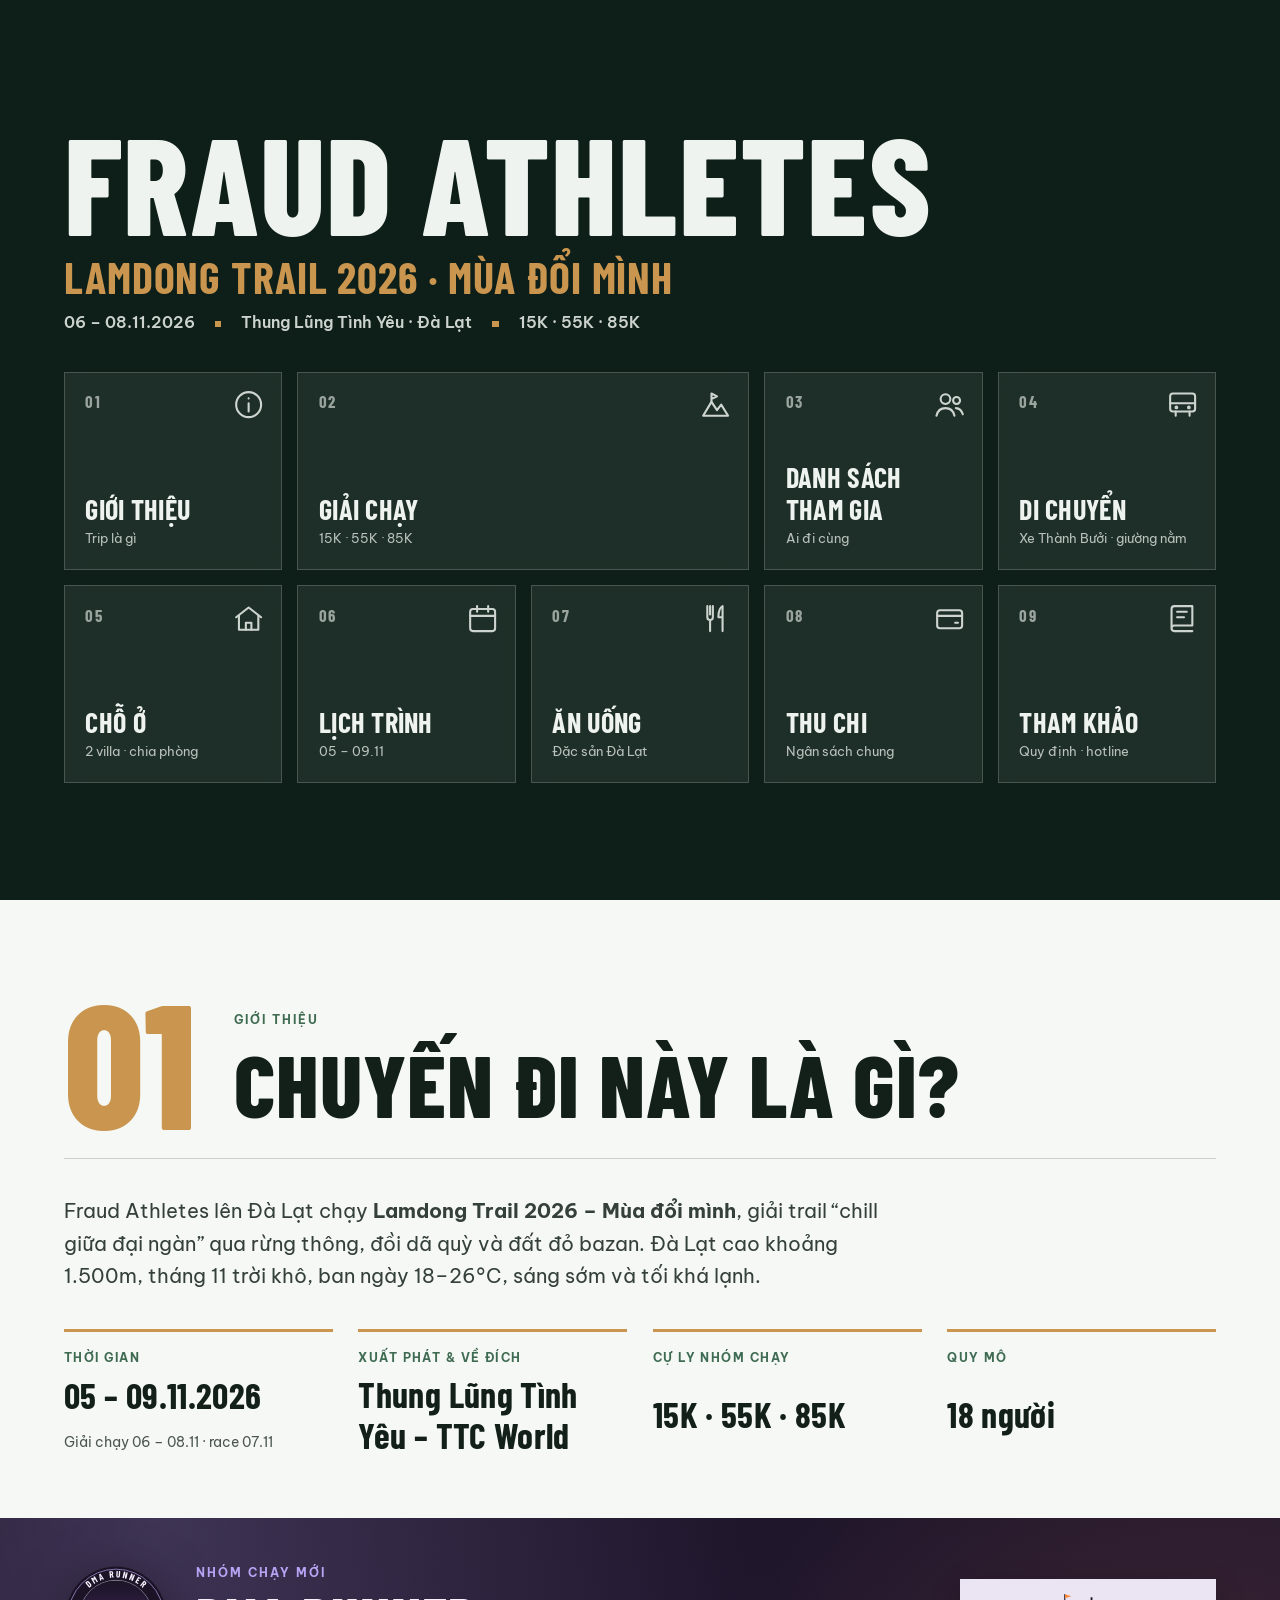
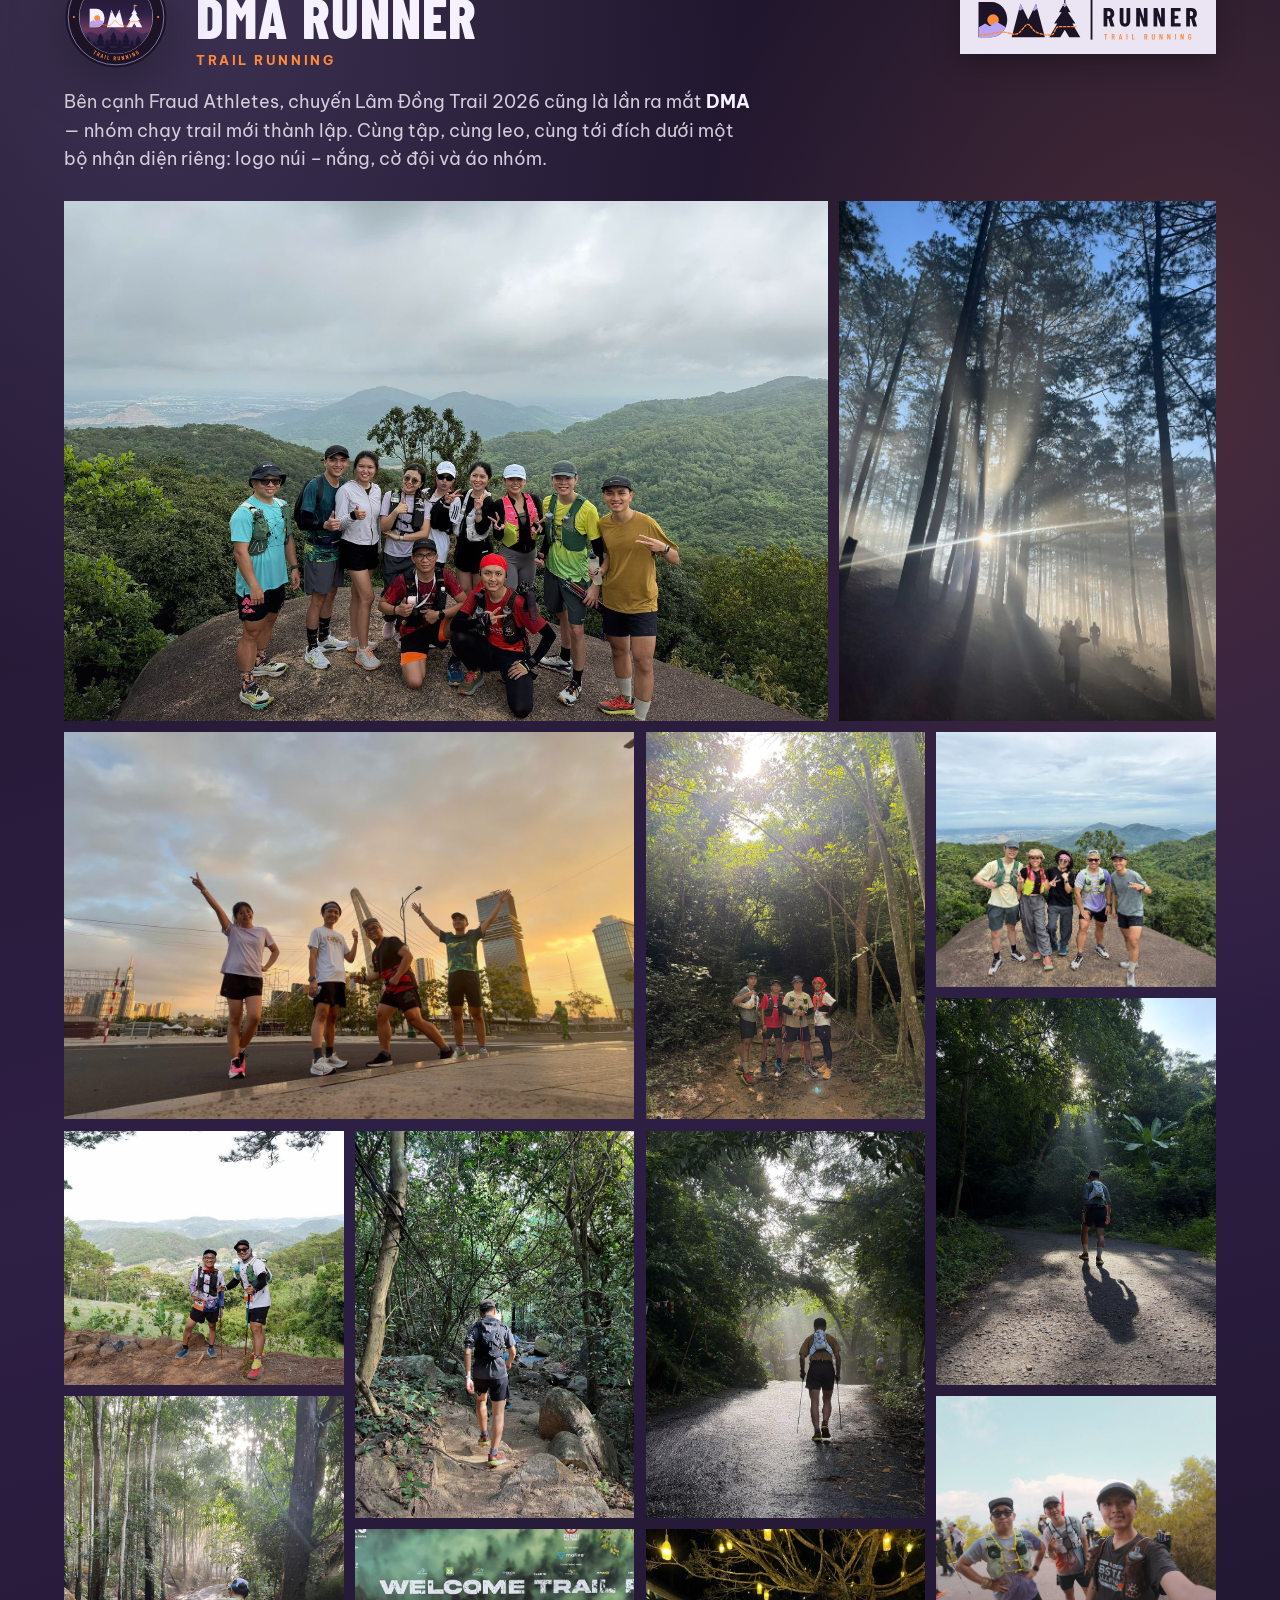
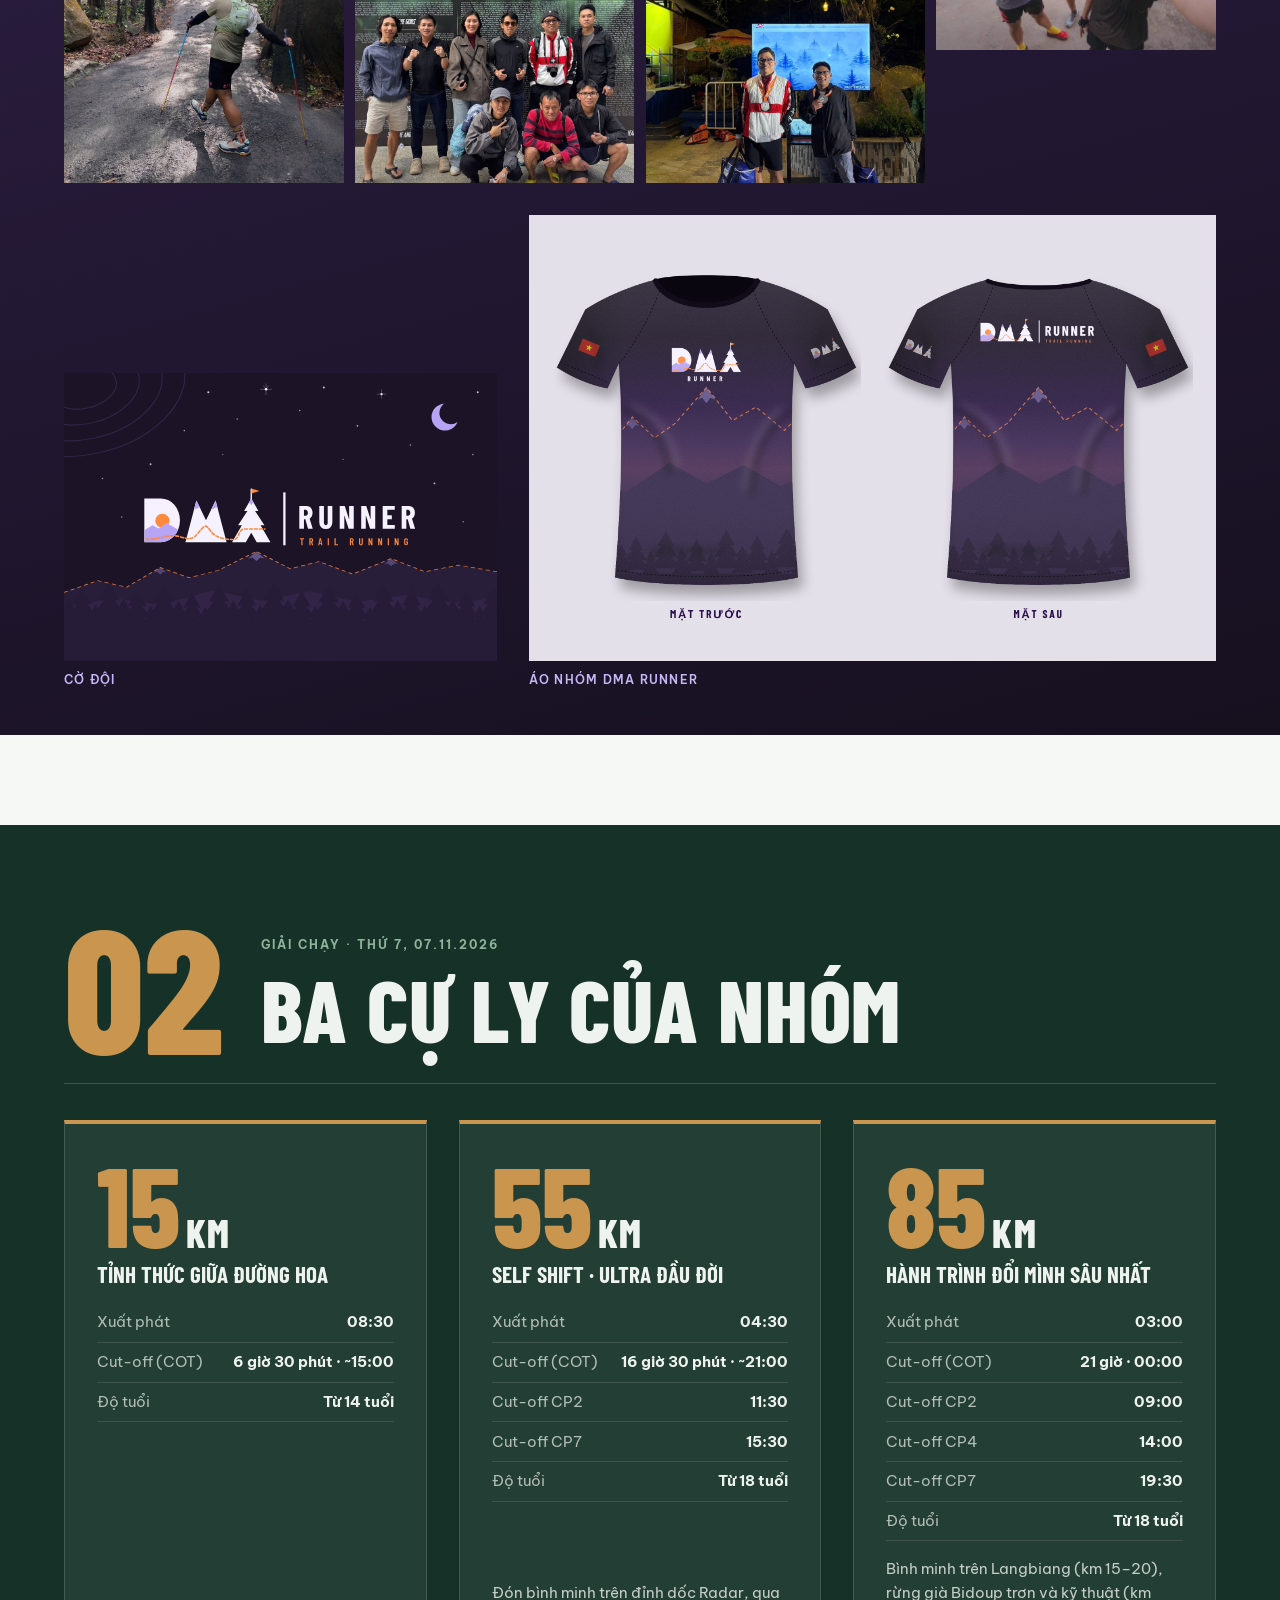
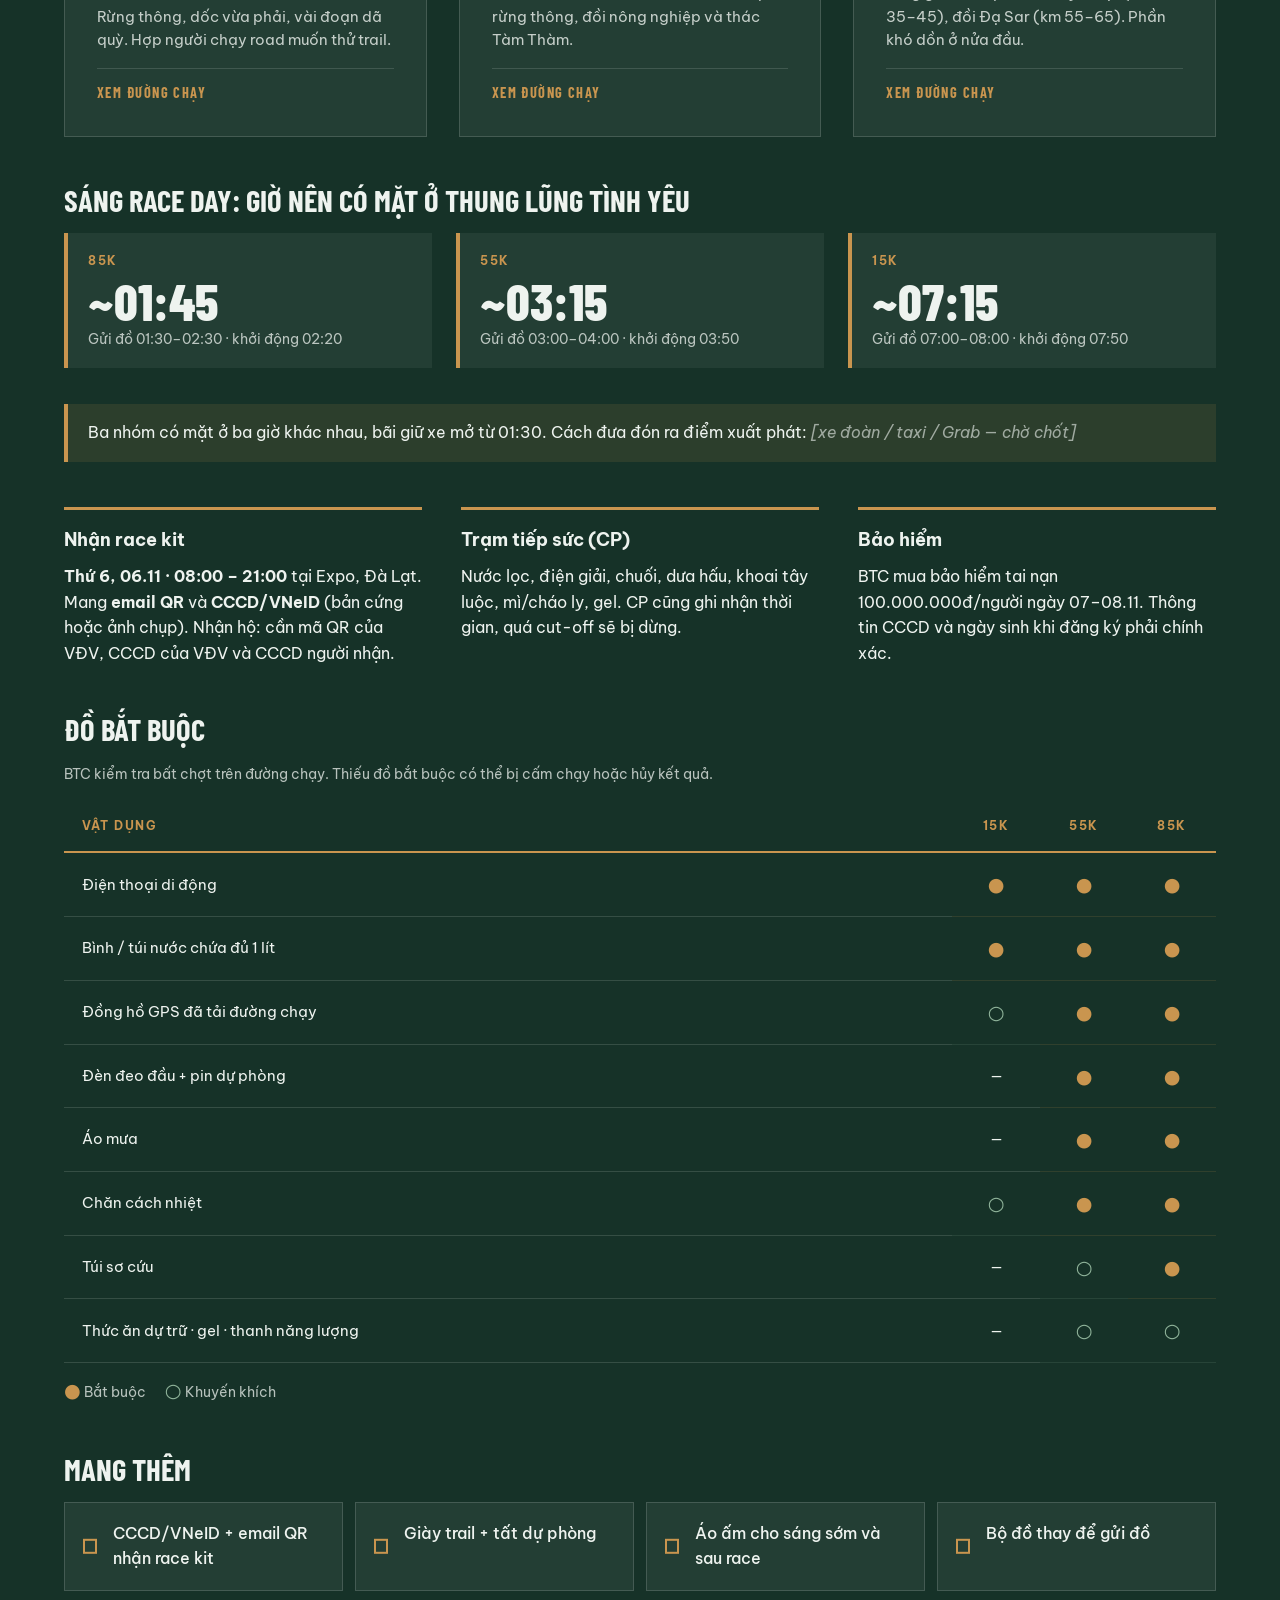
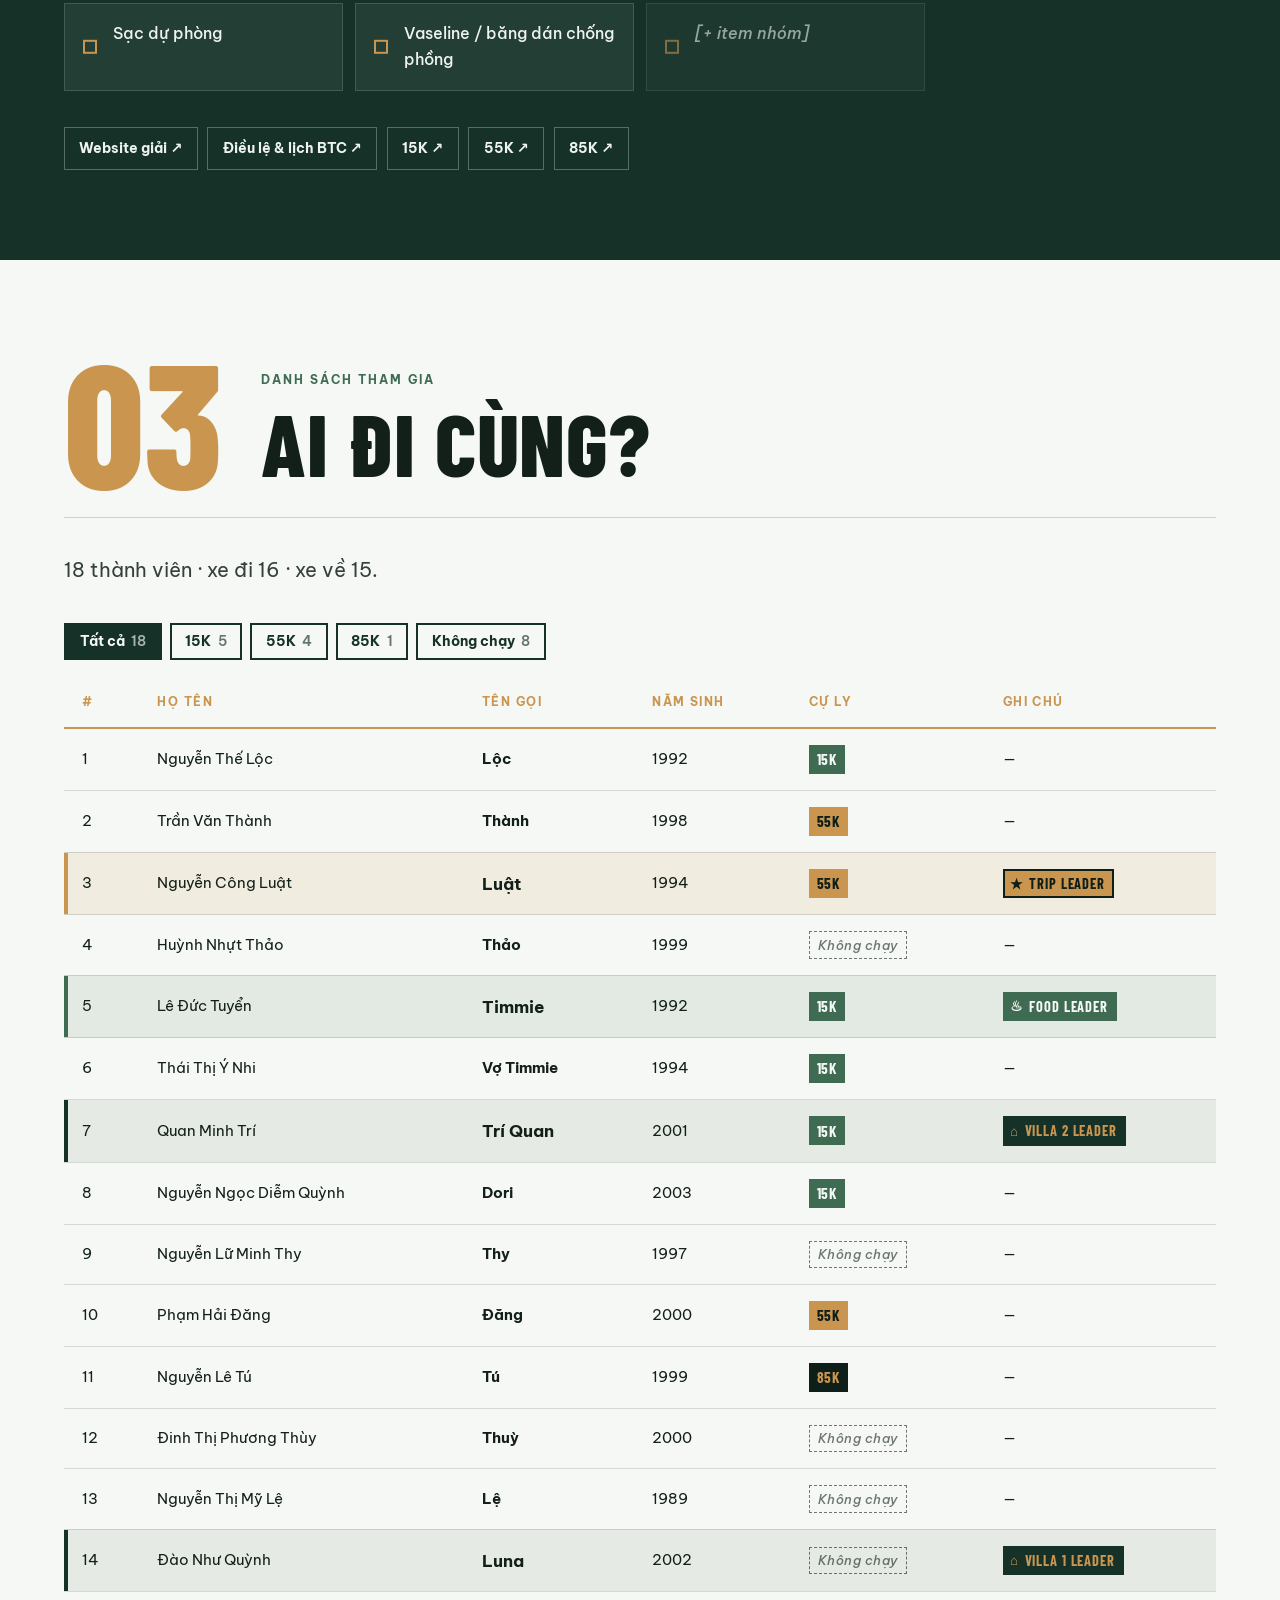
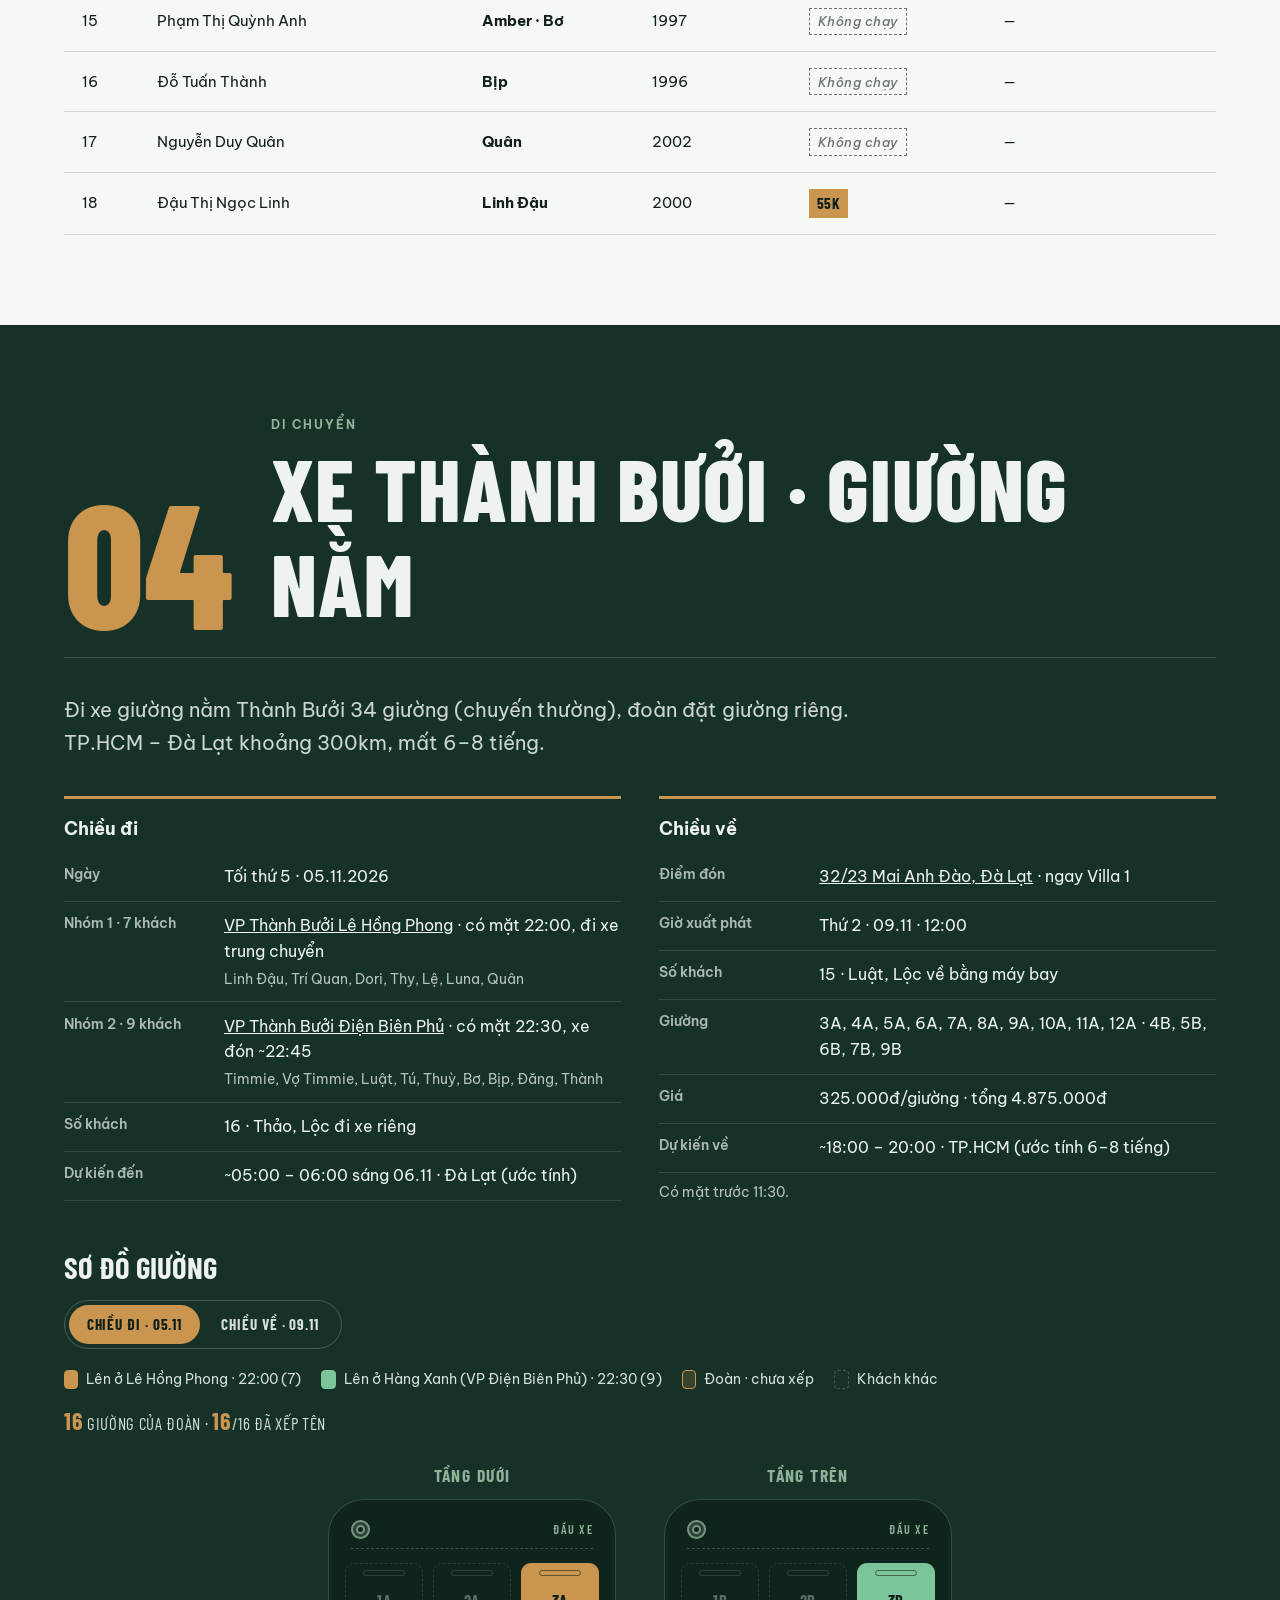
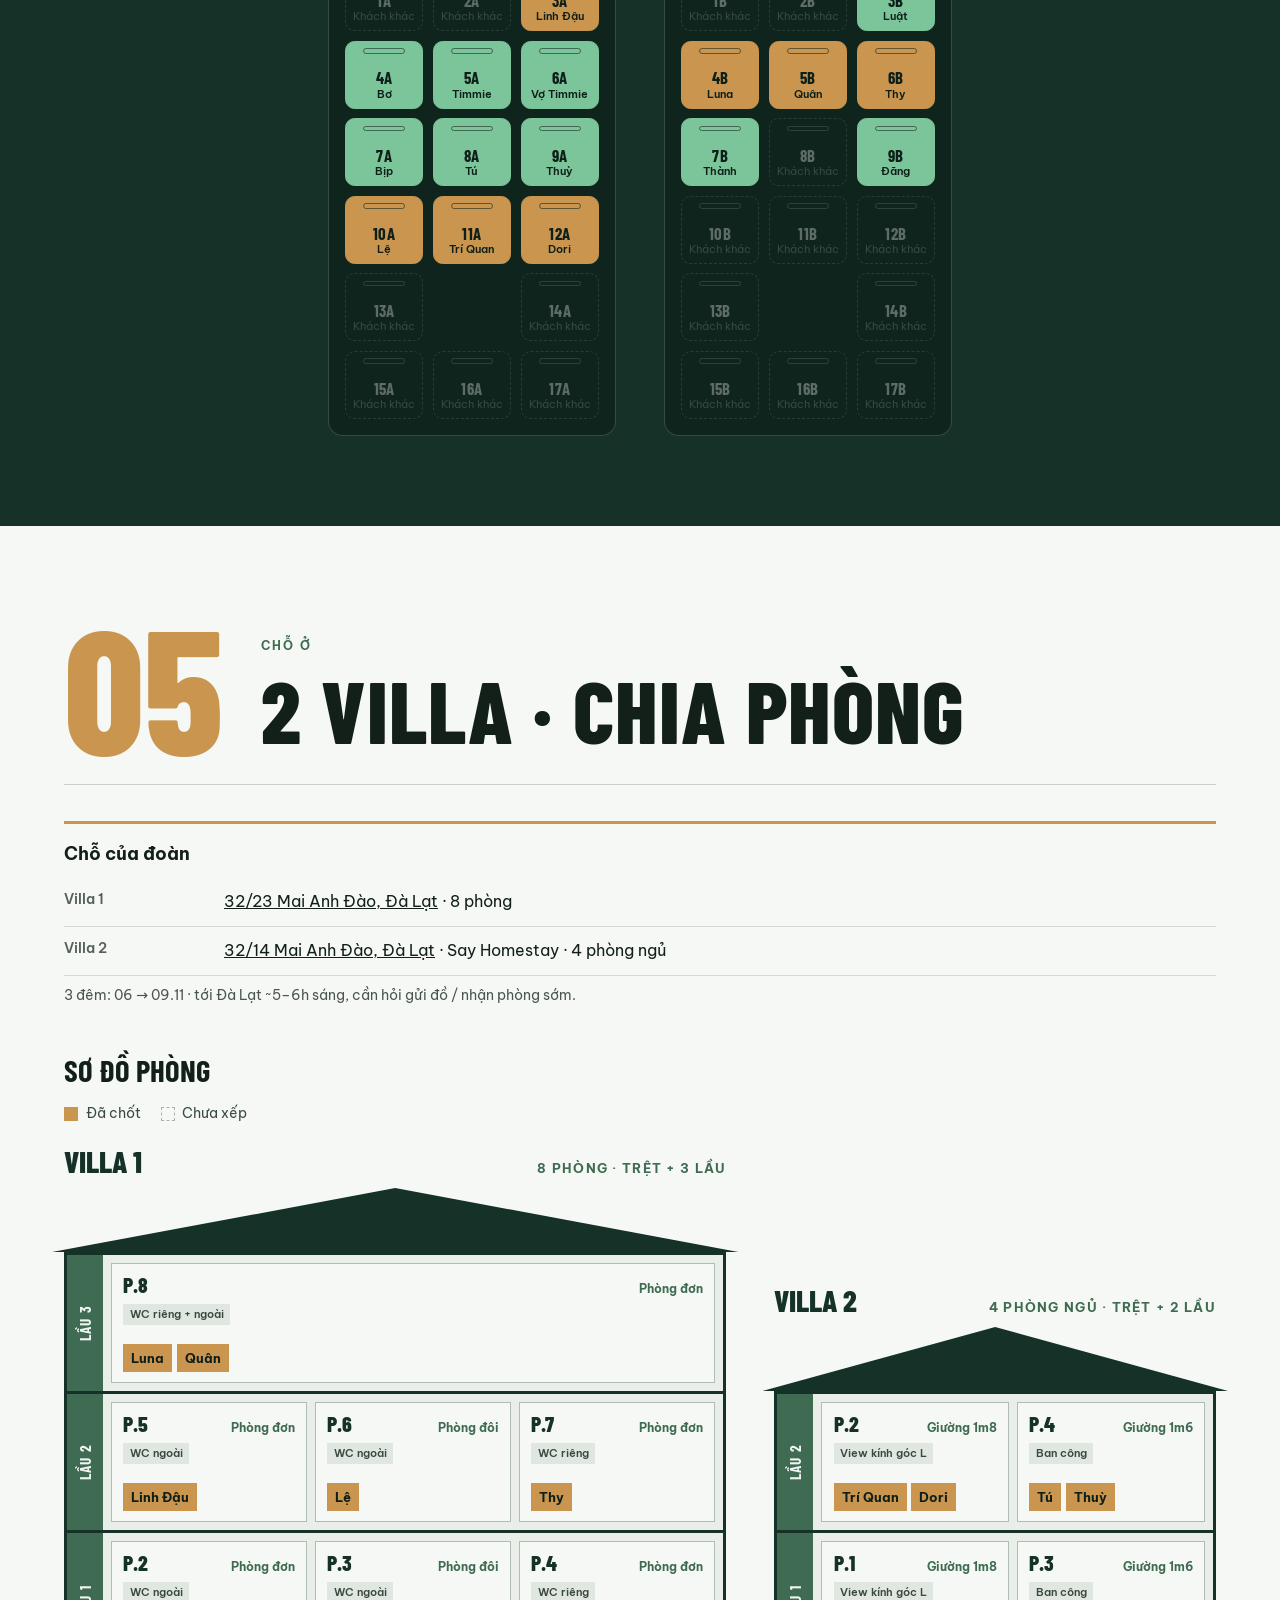
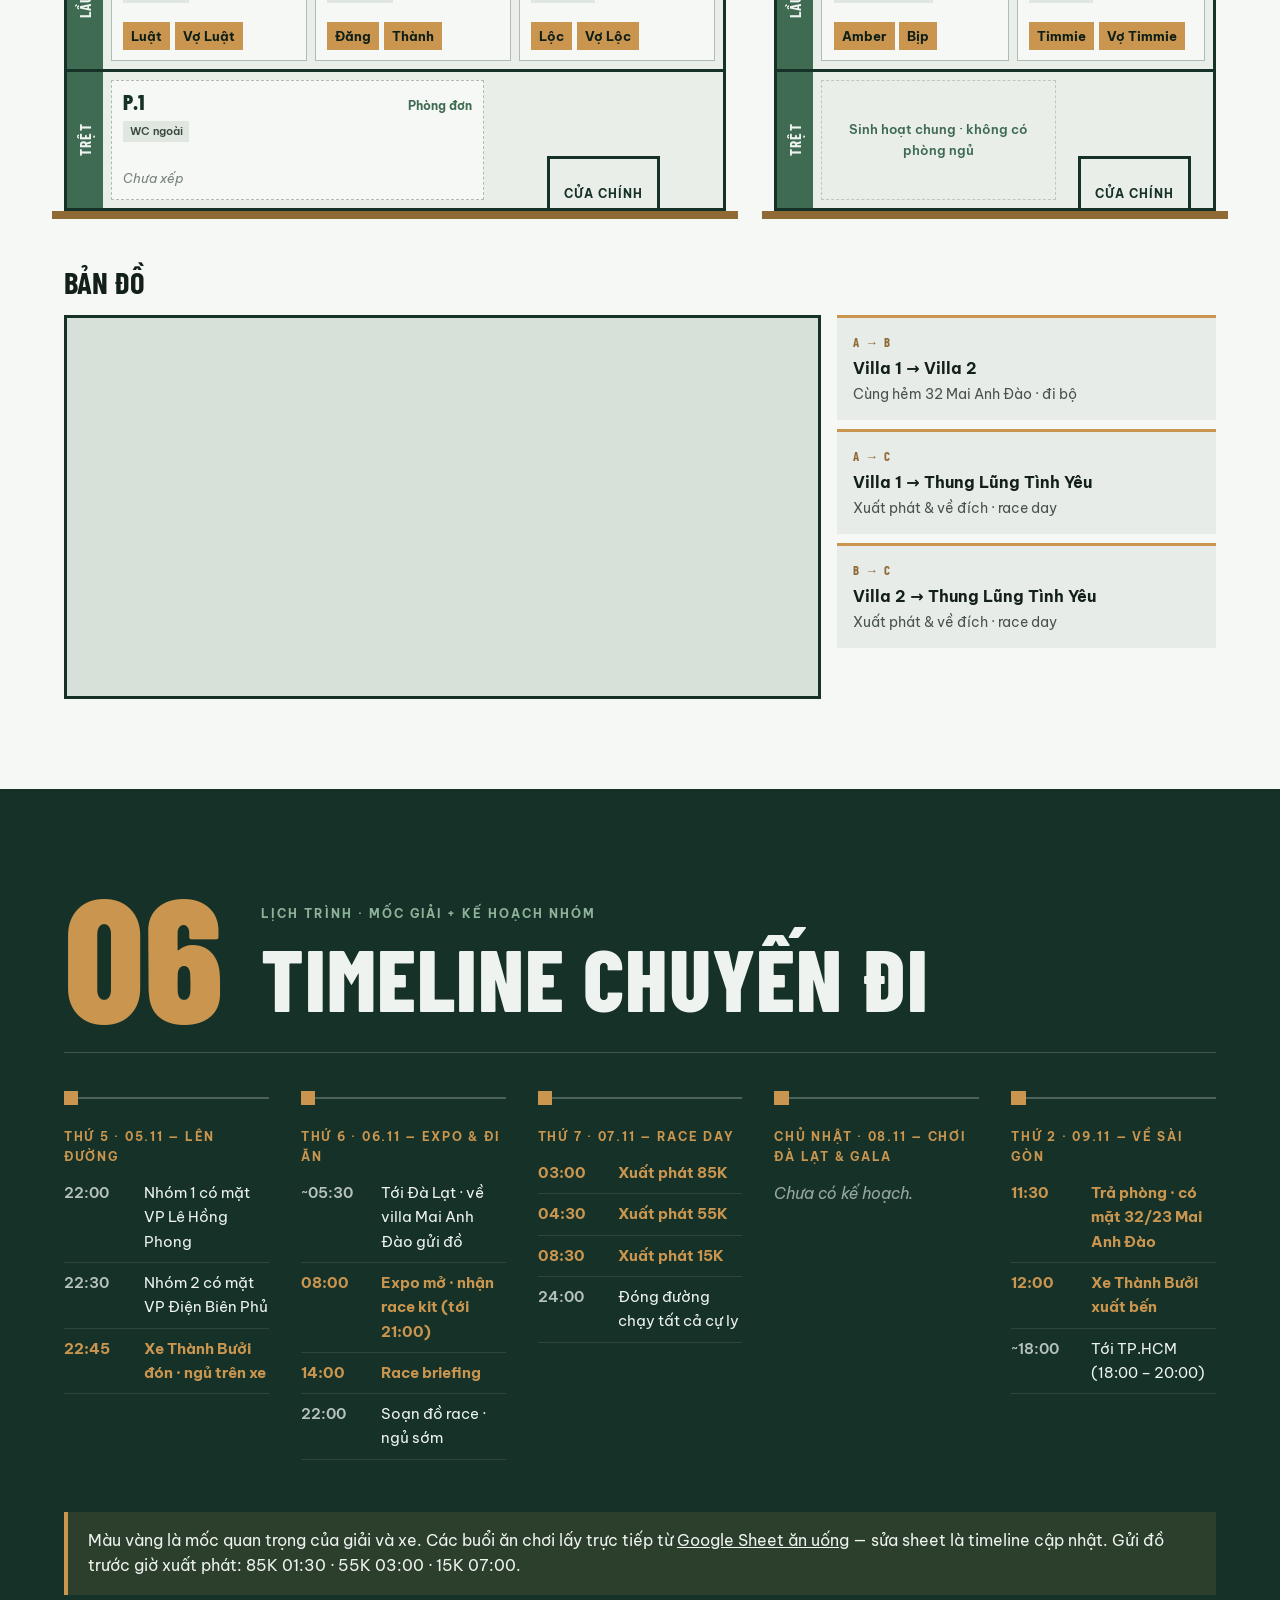
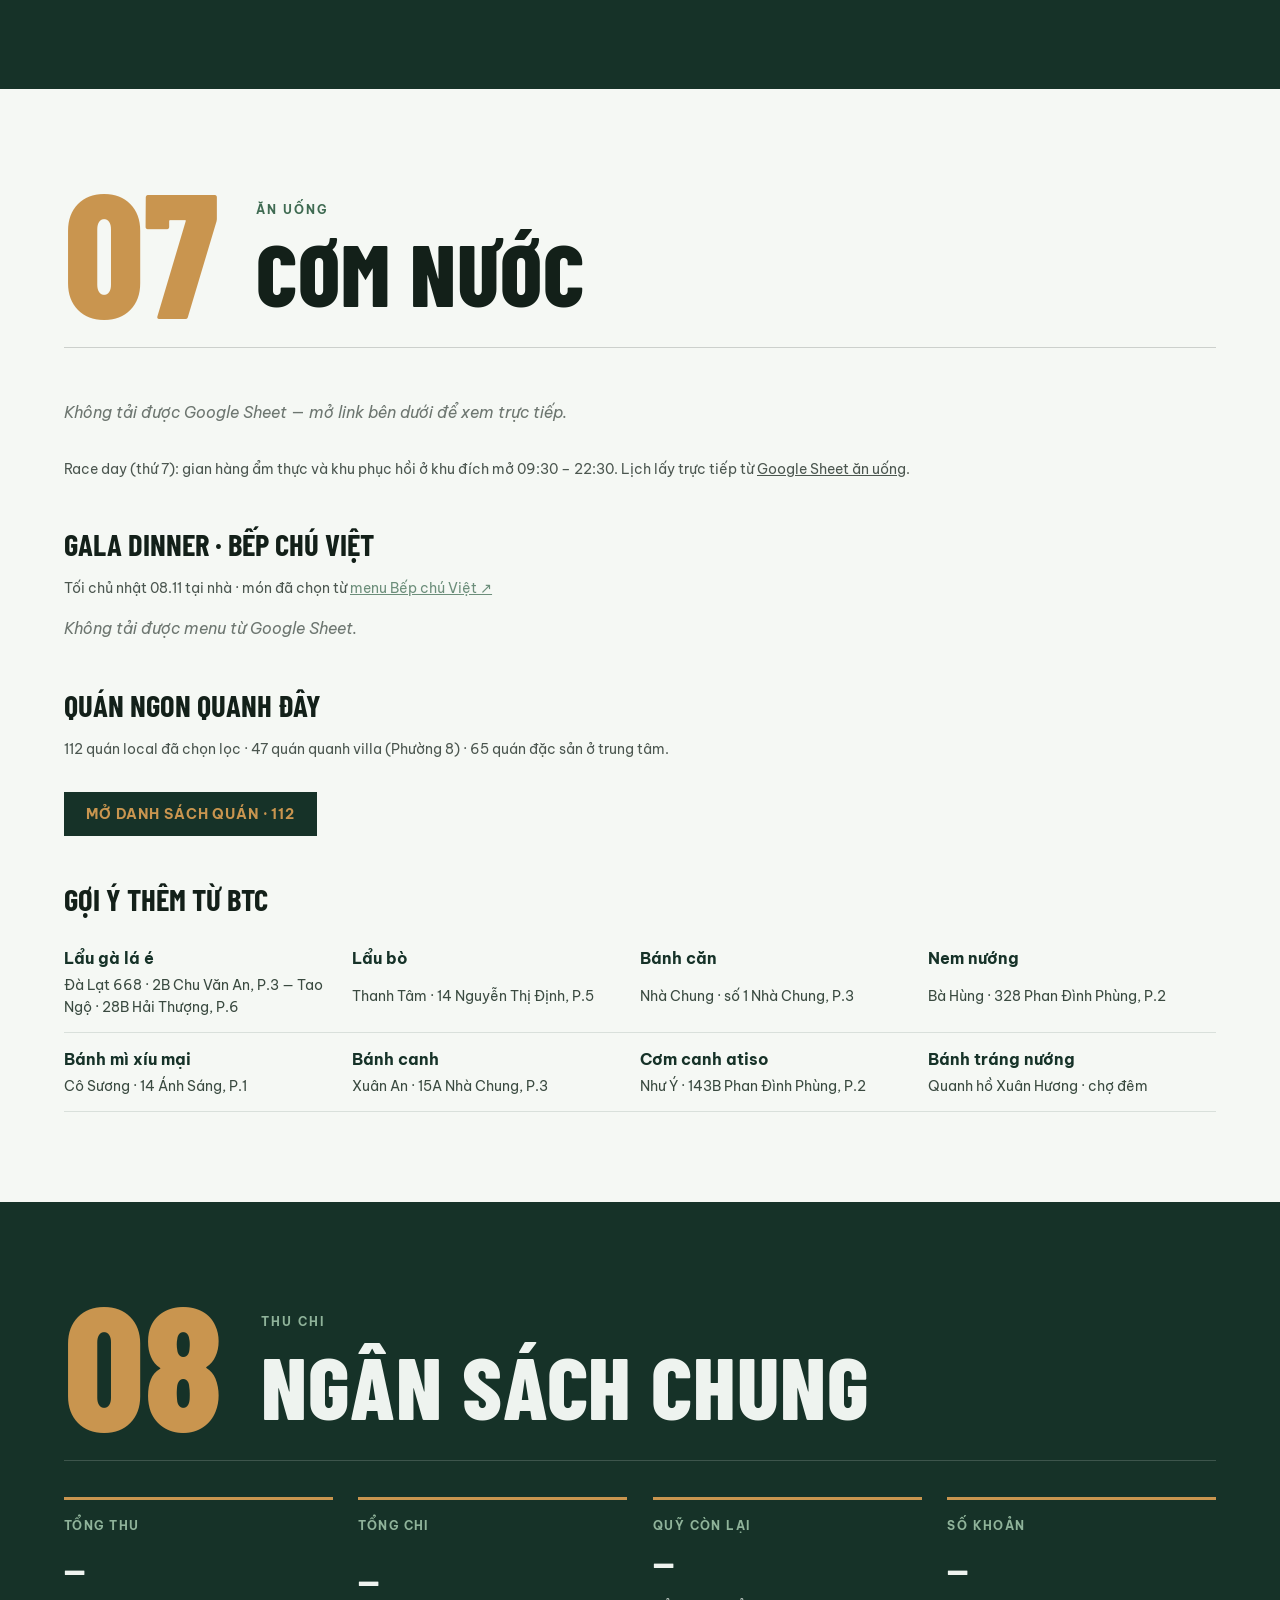
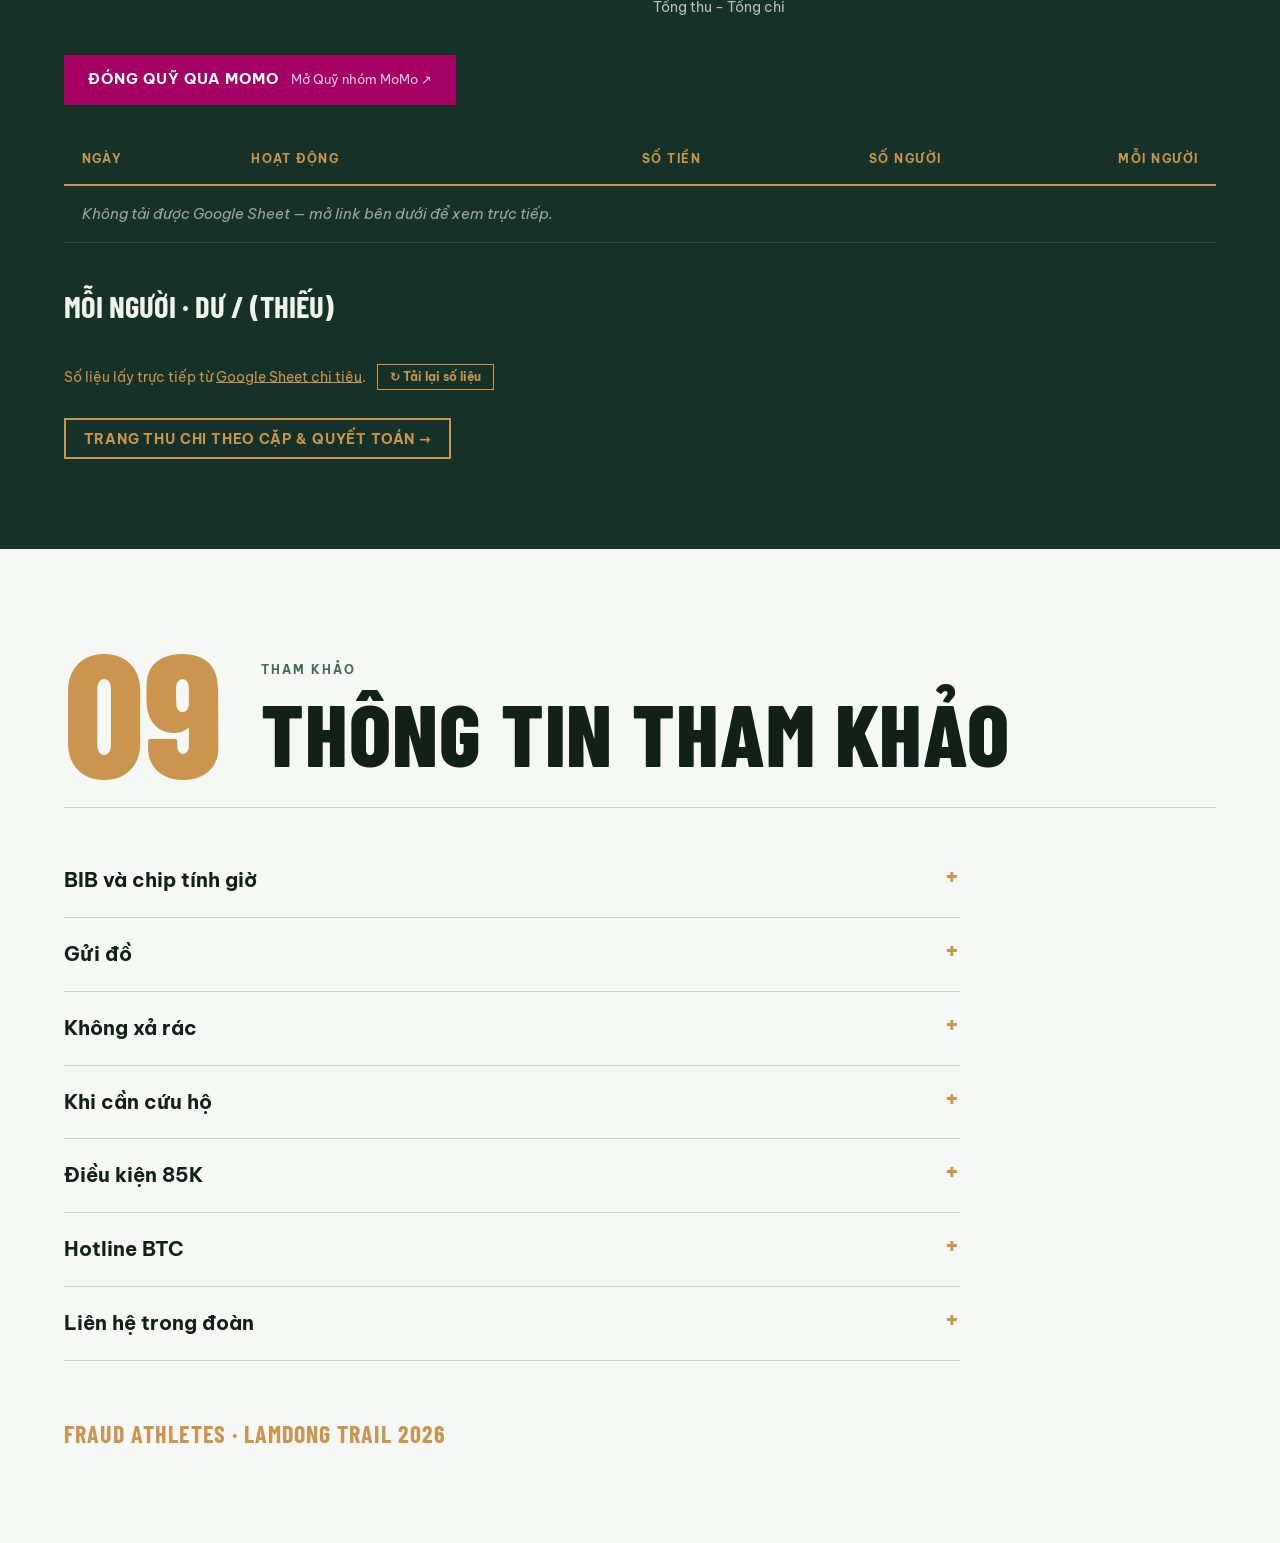
<file: index.html>
<!DOCTYPE html>
<html lang="vi">
  <head>
    <meta charset="UTF-8" />
    <meta name="viewport" content="width=device-width, initial-scale=1.0" />
    <meta
      name="description"
      content="Fraud Athletes — Trip Đà Lạt tham gia Lamdong Trail 2026 (06–08/11/2026). Cự ly 15K · 55K · 85K. Di chuyển, chỗ ở, lịch trình, ăn uống và thu chi."
    />
    <title>Fraud Athletes · Lamdong Trail 2026</title>
    <meta name="theme-color" content="#163228" />
    <link rel="canonical" href="https://congluat.github.io/fraud-atheles-ldt-2026/" />
    <meta property="og:type" content="website" />
    <meta property="og:locale" content="vi_VN" />
    <meta property="og:site_name" content="Fraud Athletes" />
    <meta property="og:url" content="https://congluat.github.io/fraud-atheles-ldt-2026/" />
    <meta property="og:title" content="Fraud Athletes · Lamdong Trail 2026 · Đà Lạt 06–08.11" />
    <meta
      property="og:description"
      content="18 thành viên · 15K · 55K · 85K. Xe, villa, lịch trình, ăn uống, quán ngon và thu chi của đoàn."
    />
    <meta
      property="og:image"
      content="https://images.unsplash.com/photo-1551632811-561732d1e306?auto=format&fit=crop&w=1200&h=630&q=80"
    />
    <meta property="og:image:width" content="1200" />
    <meta property="og:image:height" content="630" />
    <meta name="twitter:card" content="summary_large_image" />
    <link rel="preconnect" href="https://fonts.googleapis.com" />
    <link rel="preconnect" href="https://fonts.gstatic.com" crossorigin />
    <link
      href="https://fonts.googleapis.com/css2?family=Barlow+Condensed:wght@600;700;800&family=Be+Vietnam+Pro:ital,wght@0,400;0,500;0,600;0,700;1,400&display=swap"
      rel="stylesheet"
    />
    <link rel="stylesheet" href="./css/styles.css?v=202611091520" />
  </head>
  <body>
    <a class="skip-link" href="#menu">Tới menu</a>

    <main>
      <section class="home" id="home" aria-labelledby="home-title">
        <div class="home__media" aria-hidden="true">
          <video
            class="home__video"
            autoplay
            muted
            loop
            playsinline
            preload="metadata"
            poster="https://images.unsplash.com/photo-1551632811-561732d1e306?auto=format&fit=crop&w=1920&q=80"
            aria-hidden="true"
          >
            <source
              src="https://lamdongtrail.vn/wp-content/themes/theme/assets/video/1.mp4"
              type="video/mp4"
            />
          </video>
        </div>
        <div class="home__veil" aria-hidden="true"></div>

        <div class="home__inner">
          <header class="home__head">
            <p class="home__brand">Fraud Athletes</p>
            <h1 id="home-title">Lamdong Trail 2026 · Mùa đổi mình</h1>
            <p class="home__meta">
              <span>06 – 08.11.2026</span>
              <span>Thung Lũng Tình Yêu · Đà Lạt</span>
              <span>15K · 55K · 85K</span>
            </p>
            <p
              class="home__count"
              data-countdown="2026-11-07T03:00:00+07:00"
              data-countdown-depart="2026-11-05T22:45:00+07:00"
              data-countdown-end="2026-11-09T20:00:00+07:00"
              aria-live="polite"
            ></p>
          </header>

          <nav class="tiles" id="menu" aria-label="Các mục của trip">
            <a class="tile" href="#gioi-thieu">
              <span class="tile__num">01</span>
              <svg class="tile__icon" viewBox="0 0 24 24" aria-hidden="true">
                <circle cx="12" cy="12" r="9" />
                <path d="M12 11v6M12 7.5v.01" />
              </svg>
              <span class="tile__label">Giới thiệu</span>
              <span class="tile__sub">Trip là gì</span>
            </a>
            <a class="tile tile--wide" href="#giai-chay">
              <span class="tile__num">02</span>
              <svg class="tile__icon" viewBox="0 0 24 24" aria-hidden="true">
                <path d="M3 20l6-10 4 6 3-4 5 8z" />
                <path d="M9 10V4l4 2-4 2" />
              </svg>
              <span class="tile__label">Giải chạy</span>
              <span class="tile__sub">15K · 55K · 85K</span>
            </a>
            <a class="tile" href="#thanh-vien">
              <span class="tile__num">03</span>
              <svg class="tile__icon" viewBox="0 0 24 24" aria-hidden="true">
                <circle cx="9" cy="8" r="3.5" />
                <path d="M2.5 20c.8-3.6 3.4-5.5 6.5-5.5s5.7 1.9 6.5 5.5" />
                <circle cx="17" cy="9" r="2.5" />
                <path d="M16.5 14.5c2.6.2 4.3 1.9 5 4.5" />
              </svg>
              <span class="tile__label">Danh sách tham gia</span>
              <span class="tile__sub">Ai đi cùng</span>
            </a>
            <a class="tile" href="#di-chuyen">
              <span class="tile__num">04</span>
              <svg class="tile__icon" viewBox="0 0 24 24" aria-hidden="true">
                <rect x="3" y="4" width="18" height="13" rx="2" />
                <path d="M3 11h18M7 17v3M17 17v3" />
                <circle cx="7.5" cy="14" r=".6" />
                <circle cx="16.5" cy="14" r=".6" />
              </svg>
              <span class="tile__label">Di chuyển</span>
              <span class="tile__sub">Xe Thành Bưởi · giường nằm</span>
            </a>
            <a class="tile" href="#cho-o">
              <span class="tile__num">05</span>
              <svg class="tile__icon" viewBox="0 0 24 24" aria-hidden="true">
                <path d="M3 11l9-7 9 7" />
                <path d="M5 10v10h14V10" />
                <path d="M10 20v-5h4v5" />
              </svg>
              <span class="tile__label">Chỗ ở</span>
              <span class="tile__sub">2 villa · chia phòng</span>
            </a>
            <a class="tile" href="#lich-trinh">
              <span class="tile__num">06</span>
              <svg class="tile__icon" viewBox="0 0 24 24" aria-hidden="true">
                <rect x="3" y="5" width="18" height="16" rx="2" />
                <path d="M3 10h18M8 3v4M16 3v4" />
              </svg>
              <span class="tile__label">Lịch trình</span>
              <span class="tile__sub">05 – 09.11</span>
            </a>
            <a class="tile" href="#an-uong">
              <span class="tile__num">07</span>
              <svg class="tile__icon" viewBox="0 0 24 24" aria-hidden="true">
                <path d="M6 3v8a2 2 0 0 0 2 2v8M10 3v8a2 2 0 0 1-2 2M8 3v6" />
                <path d="M17 21V3c-2 1-3 4-3 8h3" />
              </svg>
              <span class="tile__label">Ăn uống</span>
              <span class="tile__sub">Đặc sản Đà Lạt</span>
            </a>
            <a class="tile" href="#thu-chi">
              <span class="tile__num">08</span>
              <svg class="tile__icon" viewBox="0 0 24 24" aria-hidden="true">
                <rect x="3" y="6" width="18" height="13" rx="2" />
                <path d="M3 10h18M16 15h2" />
              </svg>
              <span class="tile__label">Thu chi</span>
              <span class="tile__sub">Ngân sách chung</span>
            </a>
            <a class="tile" href="#luu-y">
              <span class="tile__num">09</span>
              <svg class="tile__icon" viewBox="0 0 24 24" aria-hidden="true">
                <path d="M4 19V5a2 2 0 0 1 2-2h13v14H6a2 2 0 0 0-2 2 2 2 0 0 0 2 2h13" />
                <path d="M8 7h7M8 11h5" />
              </svg>
              <span class="tile__label">Tham khảo</span>
              <span class="tile__sub">Quy định · hotline</span>
            </a>
          </nav>
        </div>
      </section>

      <section class="page" id="gioi-thieu">
        <div class="page__inner">
          <header class="page__head">
            <span class="page__num">01</span>
            <div>
              <p class="eyebrow">Giới thiệu</p>
              <h2>Chuyến đi này là gì?</h2>
            </div>
          </header>
          <p class="lead">
            Fraud Athletes lên Đà Lạt chạy <strong>Lamdong Trail 2026 – Mùa đổi mình</strong>,
            giải trail “chill giữa đại ngàn” qua rừng thông, đồi dã quỳ và đất đỏ bazan.
            Đà Lạt cao khoảng 1.500m, tháng 11 trời khô, ban ngày 18–26°C,
            sáng sớm và tối khá lạnh.
          </p>
          <ul class="stats">
            <li>
              <span class="stats__label">Thời gian</span>
              <span class="stats__value">05 – 09.11.2026</span>
              <span class="hint">Giải chạy 06 – 08.11 · race 07.11</span>
            </li>
            <li>
              <span class="stats__label">Xuất phát &amp; về đích</span>
              <span class="stats__value">Thung Lũng Tình Yêu – TTC World</span>
            </li>
            <li>
              <span class="stats__label">Cự ly nhóm chạy</span>
              <span class="stats__value">15K · 55K · 85K</span>
            </li>
            <li>
              <span class="stats__label">Quy mô</span>
              <span class="stats__value">18 người</span>
            </li>
          </ul>

          <article class="dma" aria-labelledby="dma-title">
            <div class="dma__intro">
              <div class="dma__brand">
                <img class="dma__logo" src="./img/dma/logo.svg" width="120" height="120" alt="Logo DMA Runner" />
                <div class="dma__brand-text">
                  <p class="eyebrow">Nhóm chạy mới</p>
                  <h3 id="dma-title">DMA Runner</h3>
                  <p class="dma__tag">Trail Running</p>
                </div>
                <img class="dma__logo-wide" src="./img/dma/logo-ngang.svg" width="309" height="74" alt="DMA Runner" />
              </div>
              <p class="dma__lead">
                Bên cạnh Fraud Athletes, chuyến Lâm Đồng Trail 2026 cũng là lần ra mắt
                <strong>DMA</strong> — nhóm chạy trail mới thành lập. Cùng tập, cùng leo,
                cùng tới đích dưới một bộ nhận diện riêng: logo núi – nắng, cờ đội và áo nhóm.
              </p>
            </div>

            <div class="dma-mosaic" role="list">
              <figure class="dma-mosaic__item dma-mosaic__item--hero" role="listitem">
                <img src="./img/dma/g01.jpg" width="1400" height="1050" alt="Đội hình DMA trên đỉnh núi" loading="lazy" />
              </figure>
              <figure class="dma-mosaic__item dma-mosaic__item--ray" role="listitem">
                <img src="./img/dma/g13.jpg" width="825" height="1100" alt="Tia nắng xuyên rừng thông trên trail" loading="lazy" />
              </figure>
              <figure class="dma-mosaic__item dma-mosaic__item--sunset" role="listitem">
                <img src="./img/dma/g14.jpg" width="1400" height="1050" alt="Nhóm DMA chạy buổi chiều bên cầu Sài Gòn" loading="lazy" />
              </figure>
              <figure class="dma-mosaic__item dma-mosaic__item--tall" role="listitem">
                <img src="./img/dma/g03.jpg" width="825" height="1100" alt="Bốn runner DMA trên đường mòn trong rừng" loading="lazy" />
              </figure>
              <figure class="dma-mosaic__item" role="listitem">
                <img src="./img/dma/g02.jpg" width="1400" height="1050" alt="Nhóm DMA trên tảng đá nhìn thung lũng" loading="lazy" />
              </figure>
              <figure class="dma-mosaic__item dma-mosaic__item--tall" role="listitem">
                <img src="./img/dma/g06.jpg" width="825" height="1100" alt="Runner DMA dưới ánh nắng rừng" loading="lazy" />
              </figure>
              <figure class="dma-mosaic__item" role="listitem">
                <img src="./img/dma/g04.jpg" width="1400" height="932" alt="Hai runner DMA tại điểm nhìn Prenn Trail" loading="lazy" />
              </figure>
              <figure class="dma-mosaic__item dma-mosaic__item--tall" role="listitem">
                <img src="./img/dma/g05.jpg" width="825" height="1100" alt="Runner DMA leo dốc trên trail đá" loading="lazy" />
              </figure>
              <figure class="dma-mosaic__item dma-mosaic__item--tall" role="listitem">
                <img src="./img/dma/g07.jpg" width="825" height="1100" alt="Runner DMA với gậy trekking trong sương" loading="lazy" />
              </figure>
              <figure class="dma-mosaic__item dma-mosaic__item--tall" role="listitem">
                <img src="./img/dma/g08.jpg" width="825" height="1100" alt="Runner DMA chạy giữa rừng" loading="lazy" />
              </figure>
              <figure class="dma-mosaic__item" role="listitem">
                <img src="./img/dma/g11.jpg" width="1400" height="1050" alt="Selfie ba runner DMA trên trail" loading="lazy" />
              </figure>
              <figure class="dma-mosaic__item" role="listitem">
                <img src="./img/dma/g09.jpg" width="825" height="1100" alt="Nhóm DMA tại Welcome Trail Prenn" loading="lazy" />
              </figure>
              <figure class="dma-mosaic__item" role="listitem">
                <img src="./img/dma/g10.jpg" width="825" height="1100" alt="Hai runner DMA với huy chương finisher" loading="lazy" />
              </figure>
            </div>

            <div class="dma__kit">
              <figure class="dma__flag">
                <img src="./img/dma/co.svg" width="900" height="600" alt="Cờ đội DMA Runner" loading="lazy" />
                <figcaption>Cờ đội</figcaption>
              </figure>
              <figure class="dma__jersey">
                <img
                  src="./img/dma/ao-mockup.jpg"
                  width="2400"
                  height="1560"
                  alt="Mockup áo chạy DMA Runner mặt trước và mặt sau"
                  loading="lazy"
                />
                <figcaption>Áo nhóm DMA Runner</figcaption>
              </figure>
            </div>
          </article>
        </div>
      </section>

      <section class="page page--dark" id="giai-chay">
        <div class="page__inner">
          <header class="page__head">
            <span class="page__num">02</span>
            <div>
              <p class="eyebrow">Giải chạy · Thứ 7, 07.11.2026</p>
              <h2>Ba cự ly của nhóm</h2>
            </div>
          </header>

          <div class="dist" data-dist-picker>
            <article
              class="dist__card"
              data-course="15k"
              tabindex="0"
              role="button"
              aria-pressed="false"
            >
              <p class="dist__km">15<small>km</small></p>
              <p class="dist__tag">Tỉnh thức giữa đường hoa</p>
              <dl class="dist__facts">
                <div><dt>Xuất phát</dt><dd>08:30</dd></div>
                <div><dt>Cut-off (COT)</dt><dd>6 giờ 30 phút · ~15:00</dd></div>
                <div><dt>Độ tuổi</dt><dd>Từ 14 tuổi</dd></div>
              </dl>
              <p class="dist__desc">
                Rừng thông, dốc vừa phải, vài đoạn dã quỳ. Hợp người chạy road muốn thử trail.
              </p>
              <span class="dist__cta">Xem đường chạy</span>
            </article>

            <article
              class="dist__card"
              data-course="55k"
              tabindex="0"
              role="button"
              aria-pressed="false"
            >
              <p class="dist__km">55<small>km</small></p>
              <p class="dist__tag">Self Shift · Ultra đầu đời</p>
              <dl class="dist__facts">
                <div><dt>Xuất phát</dt><dd>04:30</dd></div>
                <div><dt>Cut-off (COT)</dt><dd>16 giờ 30 phút · ~21:00</dd></div>
                <div><dt>Cut-off CP2</dt><dd>11:30</dd></div>
                <div><dt>Cut-off CP7</dt><dd>15:30</dd></div>
                <div><dt>Độ tuổi</dt><dd>Từ 18 tuổi</dd></div>
              </dl>
              <p class="dist__desc">
                Đón bình minh trên đỉnh dốc Radar, qua rừng thông, đồi nông nghiệp và thác Tàm Thàm.
              </p>
              <span class="dist__cta">Xem đường chạy</span>
            </article>

            <article
              class="dist__card"
              data-course="85k"
              tabindex="0"
              role="button"
              aria-pressed="false"
            >
              <p class="dist__km">85<small>km</small></p>
              <p class="dist__tag">Hành trình đổi mình sâu nhất</p>
              <dl class="dist__facts">
                <div><dt>Xuất phát</dt><dd>03:00</dd></div>
                <div><dt>Cut-off (COT)</dt><dd>21 giờ · 00:00</dd></div>
                <div><dt>Cut-off CP2</dt><dd>09:00</dd></div>
                <div><dt>Cut-off CP4</dt><dd>14:00</dd></div>
                <div><dt>Cut-off CP7</dt><dd>19:30</dd></div>
                <div><dt>Độ tuổi</dt><dd>Từ 18 tuổi</dd></div>
              </dl>
              <p class="dist__desc">
                Bình minh trên Langbiang (km 15–20), rừng già Bidoup trơn và kỹ thuật (km 35–45),
                đồi Đạ Sar (km 55–65). Phần khó dồn ở nửa đầu.
              </p>
              <span class="dist__cta">Xem đường chạy</span>
            </article>
          </div>

          <aside class="course-map" data-course-panel hidden aria-label="Bản đồ đường chạy">
            <div class="course-map__head">
              <p class="eyebrow">Đường chạy</p>
              <h3 data-course-title>Bản đồ &amp; độ cao</h3>
              <p class="course-map__status" data-course-status></p>
            </div>
            <div class="course-map__stack">
              <figure class="course-map__fig">
                <figcaption>Mặt bằng</figcaption>
                <svg class="course-map__svg" data-course-map role="img" aria-label="Bản đồ 2D đường chạy"></svg>
              </figure>
              <figure class="course-map__fig">
                <figcaption>Profile độ cao</figcaption>
                <svg class="course-map__svg course-map__svg--elev" data-course-elev role="img" aria-label="Biểu đồ độ cao"></svg>
              </figure>
            </div>
          </aside>

          <h3 class="subhead">Sáng race day: giờ nên có mặt ở Thung Lũng Tình Yêu</h3>
          <div class="arrive">
            <div class="arrive__item">
              <span class="arrive__km">85K</span>
              <span class="arrive__time">~01:45</span>
              <span class="arrive__note">Gửi đồ 01:30–02:30 · khởi động 02:20</span>
            </div>
            <div class="arrive__item">
              <span class="arrive__km">55K</span>
              <span class="arrive__time">~03:15</span>
              <span class="arrive__note">Gửi đồ 03:00–04:00 · khởi động 03:50</span>
            </div>
            <div class="arrive__item">
              <span class="arrive__km">15K</span>
              <span class="arrive__time">~07:15</span>
              <span class="arrive__note">Gửi đồ 07:00–08:00 · khởi động 07:50</span>
            </div>
          </div>
          <p class="note">
            Ba nhóm có mặt ở ba giờ khác nhau, bãi giữ xe mở từ 01:30.
            Cách đưa đón ra điểm xuất phát: <span class="placeholder">[xe đoàn / taxi / Grab — chờ chốt]</span>
          </p>

          <div class="cols cols--info">
            <div class="block">
              <h3>Nhận race kit</h3>
              <p>
                <strong>Thứ 6, 06.11 · 08:00 – 21:00</strong> tại Expo, Đà Lạt.
                Mang <strong>email QR</strong> và <strong>CCCD/VNeID</strong> (bản cứng hoặc ảnh chụp).
                Nhận hộ: cần mã QR của VĐV, CCCD của VĐV và CCCD người nhận.
              </p>
            </div>
            <div class="block">
              <h3>Trạm tiếp sức (CP)</h3>
              <p>
                Nước lọc, điện giải, chuối, dưa hấu, khoai tây luộc, mì/cháo ly, gel.
                CP cũng ghi nhận thời gian, quá cut-off sẽ bị dừng.
              </p>
            </div>
            <div class="block">
              <h3>Bảo hiểm</h3>
              <p>
                BTC mua bảo hiểm tai nạn 100.000.000đ/người ngày 07–08.11.
                Thông tin CCCD và ngày sinh khi đăng ký phải chính xác.
              </p>
            </div>
          </div>

          <h3 class="subhead">Đồ bắt buộc</h3>
          <p class="hint">
            BTC kiểm tra bất chợt trên đường chạy. Thiếu đồ bắt buộc có thể bị cấm chạy
            hoặc hủy kết quả.
          </p>
          <div class="table-wrap" role="region" aria-label="Vật dụng bắt buộc theo cự ly" tabindex="0">
            <table class="data-table gear">
              <thead>
                <tr>
                  <th scope="col">Vật dụng</th>
                  <th scope="col">15K</th>
                  <th scope="col">55K</th>
                  <th scope="col">85K</th>
                </tr>
              </thead>
              <tbody>
                <tr><td>Điện thoại di động</td><td class="m">●</td><td class="m">●</td><td class="m">●</td></tr>
                <tr><td>Bình / túi nước chứa đủ 1 lít</td><td class="m">●</td><td class="m">●</td><td class="m">●</td></tr>
                <tr><td>Đồng hồ GPS đã tải đường chạy</td><td class="r">○</td><td class="m">●</td><td class="m">●</td></tr>
                <tr><td>Đèn đeo đầu + pin dự phòng</td><td>—</td><td class="m">●</td><td class="m">●</td></tr>
                <tr><td>Áo mưa</td><td>—</td><td class="m">●</td><td class="m">●</td></tr>
                <tr><td>Chăn cách nhiệt</td><td class="r">○</td><td class="m">●</td><td class="m">●</td></tr>
                <tr><td>Túi sơ cứu</td><td>—</td><td class="r">○</td><td class="m">●</td></tr>
                <tr><td>Thức ăn dự trữ · gel · thanh năng lượng</td><td>—</td><td class="r">○</td><td class="r">○</td></tr>
              </tbody>
            </table>
          </div>
          <p class="legend"><span class="m">●</span> Bắt buộc <span class="r">○</span> Khuyến khích</p>

          <h3 class="subhead">Mang thêm</h3>
          <ul class="check-grid">
            <li>CCCD/VNeID + email QR nhận race kit</li>
            <li>Giày trail + tất dự phòng</li>
            <li>Áo ấm cho sáng sớm và sau race</li>
            <li>Bộ đồ thay để gửi đồ</li>
            <li>Sạc dự phòng</li>
            <li>Vaseline / băng dán chống phồng</li>
            <li class="placeholder">[+ item nhóm]</li>
          </ul>

          <p class="links">
            <a href="https://lamdongtrail.vn/" target="_blank" rel="noopener">Website giải ↗</a>
            <a href="https://lamdongtrail.vn/van-dong-vien/" target="_blank" rel="noopener">Điều lệ &amp; lịch BTC ↗</a>
            <a href="https://lamdongtrail.vn/cu-ly-15km/" target="_blank" rel="noopener">15K ↗</a>
            <a href="https://lamdongtrail.vn/cu-ly-55km/" target="_blank" rel="noopener">55K ↗</a>
            <a href="https://lamdongtrail.vn/cu-ly-85km/" target="_blank" rel="noopener">85K ↗</a>
          </p>
        </div>
      </section>

      <section class="page" id="thanh-vien">
        <div class="page__inner">
          <header class="page__head">
            <span class="page__num">03</span>
            <div>
              <p class="eyebrow">Danh sách tham gia</p>
              <h2>Ai đi cùng?</h2>
            </div>
          </header>
          <p class="lead">18 thành viên · xe đi 16 · xe về 15.</p>
          <div class="mem-filter" role="group" aria-label="Lọc theo cự ly" data-mem-filter></div>
          <div class="table-wrap" role="region" aria-label="Danh sách thành viên" tabindex="0">
            <table class="data-table members" data-members>
              <thead>
                <tr>
                  <th scope="col">#</th>
                  <th scope="col">Họ tên</th>
                  <th scope="col">Tên gọi</th>
                  <th scope="col">Năm sinh</th>
                  <th scope="col">Cự ly</th>
                  <th scope="col">Ghi chú</th>
                </tr>
              </thead>
              <tbody>
                <tr data-km="15K"><td class="mem__no">1</td><td class="mem__full">Nguyễn Thế Lộc</td><td class="mem__nick">Lộc</td><td class="mem__year">1992</td><td class="mem__km"><span class="km km--15k">15K</span></td><td class="mem__note mem__note--empty">—</td></tr>
                <tr data-km="55K"><td class="mem__no">2</td><td class="mem__full">Trần Văn Thành</td><td class="mem__nick">Thành</td><td class="mem__year">1998</td><td class="mem__km"><span class="km km--55k">55K</span></td><td class="mem__note mem__note--empty">—</td></tr>
                <tr data-km="55K" class="is-leader is-leader--trip"><td class="mem__no">3</td><td class="mem__full">Nguyễn Công Luật</td><td class="mem__nick">Luật</td><td class="mem__year">1994</td><td class="mem__km"><span class="km km--55k">55K</span></td><td class="mem__note"><span class="role role--trip"><span class="role__icon" aria-hidden="true">★</span>Trip Leader</span></td></tr>
                <tr data-km="none"><td class="mem__no">4</td><td class="mem__full">Huỳnh Nhựt Thảo</td><td class="mem__nick">Thảo</td><td class="mem__year">1999</td><td class="mem__km"><span class="km km--none">Không chạy</span></td><td class="mem__note mem__note--empty">—</td></tr>
                <tr data-km="15K" class="is-leader is-leader--food"><td class="mem__no">5</td><td class="mem__full">Lê Đức Tuyển</td><td class="mem__nick">Timmie</td><td class="mem__year">1992</td><td class="mem__km"><span class="km km--15k">15K</span></td><td class="mem__note"><span class="role role--food"><span class="role__icon" aria-hidden="true">♨</span>Food Leader</span></td></tr>
                <tr data-km="15K"><td class="mem__no">6</td><td class="mem__full">Thái Thị Ý Nhi</td><td class="mem__nick">Vợ Timmie</td><td class="mem__year">1994</td><td class="mem__km"><span class="km km--15k">15K</span></td><td class="mem__note mem__note--empty">—</td></tr>
                <tr data-km="15K" class="is-leader is-leader--villa"><td class="mem__no">7</td><td class="mem__full">Quan Minh Trí</td><td class="mem__nick">Trí Quan</td><td class="mem__year">2001</td><td class="mem__km"><span class="km km--15k">15K</span></td><td class="mem__note"><span class="role role--villa"><span class="role__icon" aria-hidden="true">⌂</span>Villa 2 Leader</span></td></tr>
                <tr data-km="15K"><td class="mem__no">8</td><td class="mem__full">Nguyễn Ngọc Diễm Quỳnh</td><td class="mem__nick">Dori</td><td class="mem__year">2003</td><td class="mem__km"><span class="km km--15k">15K</span></td><td class="mem__note mem__note--empty">—</td></tr>
                <tr data-km="none"><td class="mem__no">9</td><td class="mem__full">Nguyễn Lữ Minh Thy</td><td class="mem__nick">Thy</td><td class="mem__year">1997</td><td class="mem__km"><span class="km km--none">Không chạy</span></td><td class="mem__note mem__note--empty">—</td></tr>
                <tr data-km="55K"><td class="mem__no">10</td><td class="mem__full">Phạm Hải Đăng</td><td class="mem__nick">Đăng</td><td class="mem__year">2000</td><td class="mem__km"><span class="km km--55k">55K</span></td><td class="mem__note mem__note--empty">—</td></tr>
                <tr data-km="85K"><td class="mem__no">11</td><td class="mem__full">Nguyễn Lê Tú</td><td class="mem__nick">Tú</td><td class="mem__year">1999</td><td class="mem__km"><span class="km km--85k">85K</span></td><td class="mem__note mem__note--empty">—</td></tr>
                <tr data-km="none"><td class="mem__no">12</td><td class="mem__full">Đinh Thị Phương Thùy</td><td class="mem__nick">Thuỳ</td><td class="mem__year">2000</td><td class="mem__km"><span class="km km--none">Không chạy</span></td><td class="mem__note mem__note--empty">—</td></tr>
                <tr data-km="none"><td class="mem__no">13</td><td class="mem__full">Nguyễn Thị Mỹ Lệ</td><td class="mem__nick">Lệ</td><td class="mem__year">1989</td><td class="mem__km"><span class="km km--none">Không chạy</span></td><td class="mem__note mem__note--empty">—</td></tr>
                <tr data-km="none" class="is-leader is-leader--villa"><td class="mem__no">14</td><td class="mem__full">Đào Như Quỳnh</td><td class="mem__nick">Luna</td><td class="mem__year">2002</td><td class="mem__km"><span class="km km--none">Không chạy</span></td><td class="mem__note"><span class="role role--villa"><span class="role__icon" aria-hidden="true">⌂</span>Villa 1 Leader</span></td></tr>
                <tr data-km="none"><td class="mem__no">15</td><td class="mem__full">Phạm Thị Quỳnh Anh</td><td class="mem__nick">Amber · Bơ</td><td class="mem__year">1997</td><td class="mem__km"><span class="km km--none">Không chạy</span></td><td class="mem__note mem__note--empty">—</td></tr>
                <tr data-km="none"><td class="mem__no">16</td><td class="mem__full">Đỗ Tuấn Thành</td><td class="mem__nick">Bịp</td><td class="mem__year">1996</td><td class="mem__km"><span class="km km--none">Không chạy</span></td><td class="mem__note mem__note--empty">—</td></tr>
                <tr data-km="none"><td class="mem__no">17</td><td class="mem__full">Nguyễn Duy Quân</td><td class="mem__nick">Quân</td><td class="mem__year">2002</td><td class="mem__km"><span class="km km--none">Không chạy</span></td><td class="mem__note mem__note--empty">—</td></tr>
                <tr data-km="55K"><td class="mem__no">18</td><td class="mem__full">Đậu Thị Ngọc Linh</td><td class="mem__nick">Linh Đậu</td><td class="mem__year">2000</td><td class="mem__km"><span class="km km--55k">55K</span></td><td class="mem__note mem__note--empty">—</td></tr>
              </tbody>
            </table>
          </div>
        </div>
      </section>

      <section class="page page--dark" id="di-chuyen">
        <div class="page__inner">
          <header class="page__head">
            <span class="page__num">04</span>
            <div>
              <p class="eyebrow">Di chuyển</p>
              <h2>Xe Thành Bưởi · giường nằm</h2>
            </div>
          </header>
          <p class="lead">
            Đi xe giường nằm Thành Bưởi 34 giường (chuyến thường), đoàn đặt giường riêng.
            TP.HCM – Đà Lạt khoảng 300km, mất 6–8 tiếng.
          </p>
          <div class="cols">
            <div class="block">
              <h3>Chiều đi</h3>
              <dl class="kv">
                <div><dt>Ngày</dt><dd>Tối thứ 5 · 05.11.2026</dd></div>
                <div><dt>Nhóm 1 · 7 khách</dt><dd><a href="https://www.google.com/maps/search/?api=1&amp;query=Th%C3%A0nh+B%C6%B0%E1%BB%9Fi+L%C3%AA+H%E1%BB%93ng+Phong+TP.HCM" target="_blank" rel="noopener">VP Thành Bưởi Lê Hồng Phong</a> · có mặt 22:00, đi xe trung chuyển<span class="kv__people">Linh Đậu, Trí Quan, Dori, Thy, Lệ, Luna, Quân</span></dd></div>
                <div><dt>Nhóm 2 · 9 khách</dt><dd><a href="https://www.google.com/maps/search/?api=1&amp;query=Th%C3%A0nh+B%C6%B0%E1%BB%9Fi+%C4%90i%E1%BB%87n+Bi%C3%AAn+Ph%E1%BB%A7+TP.HCM" target="_blank" rel="noopener">VP Thành Bưởi Điện Biên Phủ</a> · có mặt 22:30, xe đón ~22:45<span class="kv__people">Timmie, Vợ Timmie, Luật, Tú, Thuỳ, Bơ, Bịp, Đăng, Thành</span></dd></div>
                <div><dt>Số khách</dt><dd>16 · Thảo, Lộc đi xe riêng</dd></div>
                <div><dt>Dự kiến đến</dt><dd>~05:00 – 06:00 sáng 06.11 · Đà Lạt (ước tính)</dd></div>
              </dl>
            </div>
            <div class="block">
              <h3>Chiều về</h3>
              <dl class="kv">
                <div><dt>Điểm đón</dt><dd><a href="https://www.google.com/maps/search/?api=1&amp;query=32%2F23+Mai+Anh+%C4%90%C3%A0o+%C4%90%C3%A0+L%E1%BA%A1t" target="_blank" rel="noopener">32/23 Mai Anh Đào, Đà Lạt</a> · ngay Villa 1</dd></div>
                <div><dt>Giờ xuất phát</dt><dd>Thứ 2 · 09.11 · 12:00</dd></div>
                <div><dt>Số khách</dt><dd>15 · Luật, Lộc về bằng máy bay</dd></div>
                <div><dt>Giường</dt><dd>3A, 4A, 5A, 6A, 7A, 8A, 9A, 10A, 11A, 12A · 4B, 5B, 6B, 7B, 9B</dd></div>
                <div><dt>Giá</dt><dd>325.000đ/giường · tổng 4.875.000đ</dd></div>
                <div><dt>Dự kiến về</dt><dd>~18:00 – 20:00 · TP.HCM (ước tính 6–8 tiếng)</dd></div>
              </dl>
              <p class="hint">Có mặt trước 11:30.</p>
            </div>
          </div>

          <h3 class="subhead">Sơ đồ giường</h3>
          <div class="seatmap">
            <div class="seatmap__tabs" role="tablist" aria-label="Chọn chiều xe">
              <button class="seatmap__tab" type="button" role="tab" id="seat-tab-di" aria-controls="seat-panel" aria-selected="true" data-trip="di">Chiều đi · 05.11</button>
              <button class="seatmap__tab" type="button" role="tab" id="seat-tab-ve" aria-controls="seat-panel" aria-selected="false" tabindex="-1" data-trip="ve">Chiều về · 09.11</button>
            </div>
            <div class="seatmap__panel" id="seat-panel" role="tabpanel" aria-labelledby="seat-tab-di" tabindex="0">
              <div class="seatmap__bar" data-seat-bar>
                <ul class="seatmap__legend">
                  <li data-legend="taken"><span class="seatmap__swatch seatmap__swatch--taken"></span>Đoàn · đã xếp tên</li>
                  <li data-legend="lhp" hidden><span class="seatmap__swatch seatmap__swatch--lhp"></span><span>Lên ở Lê Hồng Phong · 22:00 (<span data-pickup-count="lhp">0</span>)</span></li>
                  <li data-legend="hx" hidden><span class="seatmap__swatch seatmap__swatch--hx"></span><span>Lên ở Hàng Xanh (VP Điện Biên Phủ) · 22:30 (<span data-pickup-count="hx">0</span>)</span></li>
                  <li><span class="seatmap__swatch seatmap__swatch--booked"></span>Đoàn · chưa xếp</li>
                  <li><span class="seatmap__swatch seatmap__swatch--other"></span>Khách khác</li>
                </ul>
                <p class="seatmap__count"><strong data-seat-booked>15</strong> giường của đoàn · <strong data-seat-count>15</strong>/<span data-seat-total>15</span> đã xếp tên</p>
              </div>
              <p class="seatmap__empty" data-seat-empty hidden></p>
              <div class="bus" data-bus></div>
            </div>
          </div>
        </div>
      </section>

      <section class="page" id="cho-o">
        <div class="page__inner">
          <header class="page__head">
            <span class="page__num">05</span>
            <div>
              <p class="eyebrow">Chỗ ở</p>
              <h2>2 villa · chia phòng</h2>
            </div>
          </header>
          <div class="cols">
            <div class="block">
              <h3>Chỗ của đoàn</h3>
              <dl class="kv">
                <div><dt>Villa 1</dt><dd><a href="https://www.google.com/maps/search/?api=1&amp;query=32%2F23+Mai+Anh+%C4%90%C3%A0o+%C4%90%C3%A0+L%E1%BA%A1t" target="_blank" rel="noopener">32/23 Mai Anh Đào, Đà Lạt</a> · 8 phòng</dd></div>
                <div><dt>Villa 2</dt><dd><a href="https://maps.app.goo.gl/UTd4Ga1xUVcxpvev6" target="_blank" rel="noopener">32/14 Mai Anh Đào, Đà Lạt</a> · Say Homestay · 4 phòng ngủ</dd></div>
              </dl>
              <p class="hint">3 đêm: 06 → 09.11 · tới Đà Lạt ~5–6h sáng, cần hỏi gửi đồ / nhận phòng sớm.</p>
            </div>
          </div>

          <h3 class="subhead">Sơ đồ phòng</h3>
          <ul class="villas__legend">
            <li><span class="villas__swatch villas__swatch--taken"></span>Đã chốt</li>
            <li><span class="villas__swatch villas__swatch--empty"></span>Chưa xếp</li>
          </ul>
          <div class="villas" data-villas></div>

          <h3 class="subhead">Bản đồ</h3>
          <div class="map">
            <iframe
              class="map__frame"
              title="Đường đi Villa 1 → Villa 2 → Thung Lũng Tình Yêu"
              src="https://maps.google.com/maps?saddr=32%2F23+Mai+Anh+%C4%90%C3%A0o,+%C4%90%C3%A0+L%E1%BA%A1t&amp;daddr=11.9746817,108.4433037+to:Thung+L%C5%A9ng+T%C3%ACnh+Y%C3%AAu,+%C4%90%C3%A0+L%E1%BA%A1t&amp;dirflg=w&amp;output=embed"
              loading="lazy"
              referrerpolicy="no-referrer-when-downgrade"
              allowfullscreen
            ></iframe>
            <ul class="map__routes">
              <li>
                <a href="https://www.google.com/maps/dir/?api=1&amp;origin=32%2F23+Mai+Anh+%C4%90%C3%A0o+%C4%90%C3%A0+L%E1%BA%A1t&amp;destination=11.9746817%2C108.4433037&amp;travelmode=walking" target="_blank" rel="noopener">
                  <span class="map__step">A → B</span>
                  <strong>Villa 1 → Villa 2</strong>
                  <span>Cùng hẻm 32 Mai Anh Đào · đi bộ</span>
                </a>
              </li>
              <li>
                <a href="https://www.google.com/maps/dir/?api=1&amp;origin=32%2F23+Mai+Anh+%C4%90%C3%A0o+%C4%90%C3%A0+L%E1%BA%A1t&amp;destination=Thung+L%C5%A9ng+T%C3%ACnh+Y%C3%AAu+%C4%90%C3%A0+L%E1%BA%A1t&amp;travelmode=walking" target="_blank" rel="noopener">
                  <span class="map__step">A → C</span>
                  <strong>Villa 1 → Thung Lũng Tình Yêu</strong>
                  <span>Xuất phát &amp; về đích · race day</span>
                </a>
              </li>
              <li>
                <a href="https://www.google.com/maps/dir/?api=1&amp;origin=11.9746817%2C108.4433037&amp;destination=Thung+L%C5%A9ng+T%C3%ACnh+Y%C3%AAu+%C4%90%C3%A0+L%E1%BA%A1t&amp;travelmode=walking" target="_blank" rel="noopener">
                  <span class="map__step">B → C</span>
                  <strong>Villa 2 → Thung Lũng Tình Yêu</strong>
                  <span>Xuất phát &amp; về đích · race day</span>
                </a>
              </li>
            </ul>
          </div>
        </div>
      </section>

      <section class="page page--dark" id="lich-trinh">
        <div class="page__inner">
          <header class="page__head">
            <span class="page__num">06</span>
            <div>
              <p class="eyebrow">Lịch trình · mốc giải + kế hoạch nhóm</p>
              <h2>Timeline chuyến đi</h2>
            </div>
          </header>
          <ol class="timeline" data-timeline>
            <li class="timeline__item" data-date="5/11">
              <p class="timeline__day">Thứ 5 · 05.11 — Lên đường</p>
              <ul class="sched">
                <li><time>22:00</time><span>Nhóm 1 có mặt VP Lê Hồng Phong</span></li>
                <li><time>22:30</time><span>Nhóm 2 có mặt VP Điện Biên Phủ</span></li>
                <li class="is-key"><time>22:45</time><span>Xe Thành Bưởi đón · ngủ trên xe</span></li>
              </ul>
            </li>
            <li class="timeline__item" data-date="6/11">
              <p class="timeline__day">Thứ 6 · 06.11 — Expo &amp; đi ăn</p>
              <ul class="sched">
                <li data-at="330"><time>~05:30</time><span>Tới Đà Lạt · về villa Mai Anh Đào gửi đồ</span></li>
                <li class="is-key" data-at="480"><time>08:00</time><span>Expo mở · nhận race kit (tới 21:00)</span></li>
                <li class="is-key" data-at="840"><time>14:00</time><span>Race briefing</span></li>
                <li data-at="1320"><time>22:00</time><span>Soạn đồ race · ngủ sớm</span></li>
              </ul>
            </li>
            <li class="timeline__item" data-date="7/11">
              <p class="timeline__day">Thứ 7 · 07.11 — Race day</p>
              <ul class="sched">
                <li class="is-key" data-at="180"><time>03:00</time><span>Xuất phát 85K</span></li>
                <li class="is-key" data-at="270"><time>04:30</time><span>Xuất phát 55K</span></li>
                <li class="is-key" data-at="510"><time>08:30</time><span>Xuất phát 15K</span></li>
                <li data-at="1440"><time>24:00</time><span>Đóng đường chạy tất cả cự ly</span></li>
              </ul>
            </li>
            <li class="timeline__item" data-date="8/11">
              <p class="timeline__day">Chủ nhật · 08.11 — Chơi Đà Lạt &amp; Gala</p>
              <ul class="sched"></ul>
            </li>
            <li class="timeline__item" data-date="9/11">
              <p class="timeline__day">Thứ 2 · 09.11 — Về Sài Gòn</p>
              <ul class="sched">
                <li class="is-key" data-at="690"><time>11:30</time><span>Trả phòng · có mặt 32/23 Mai Anh Đào</span></li>
                <li class="is-key" data-at="720"><time>12:00</time><span>Xe Thành Bưởi xuất bến</span></li>
                <li data-at="1080"><time>~18:00</time><span>Tới TP.HCM (18:00 – 20:00)</span></li>
              </ul>
            </li>
          </ol>
          <p class="note">
            Màu vàng là mốc quan trọng của giải và xe. Các buổi ăn chơi lấy trực tiếp từ
            <a href="https://docs.google.com/spreadsheets/d/1ELfpXl2KtBqegSa7QiP49l8-upXImQafaDBMCbnYM-o/edit?usp=sharing" target="_blank" rel="noopener">Google Sheet ăn uống</a>
            — sửa sheet là timeline cập nhật. Gửi đồ trước giờ xuất phát: 85K 01:30 · 55K 03:00 · 15K 07:00.
          </p>
          <p class="hint timeline__wx-note" data-weather-note hidden></p>
        </div>
      </section>

      <section class="page" id="an-uong">
        <div class="page__inner">
          <header class="page__head">
            <span class="page__num">07</span>
            <div>
              <p class="eyebrow">Ăn uống</p>
              <h2>Cơm nước</h2>
            </div>
          </header>
          <div
            class="food-plan"
            data-food
            data-sheet="1ELfpXl2KtBqegSa7QiP49l8-upXImQafaDBMCbnYM-o"
            data-gid="1391766072"
            data-gid-menu="109421293"
            data-year="2026"
          >
            <div class="food-plan__days" data-food-days>
              <p class="placeholder">Đang tải lịch ăn uống từ Google Sheet…</p>
            </div>
            <p class="hint">
              Race day (thứ 7): gian hàng ẩm thực và khu phục hồi ở khu đích mở 09:30 – 22:30.
              Lịch lấy trực tiếp từ
              <a href="https://docs.google.com/spreadsheets/d/1ELfpXl2KtBqegSa7QiP49l8-upXImQafaDBMCbnYM-o/edit?usp=sharing" target="_blank" rel="noopener">Google Sheet ăn uống</a>.
            </p>
          </div>

          <section class="gala" id="gala-dinner" data-gala>
            <h3 class="subhead">Gala Dinner · Bếp chú Việt</h3>
            <p class="hint">
              Tối chủ nhật 08.11 tại nhà · món đã chọn từ
              <a href="https://www.facebook.com/bepchuviet" target="_blank" rel="noopener">menu Bếp chú Việt ↗</a>
            </p>
            <div data-gala-body>
              <p class="placeholder">Đang tải menu…</p>
            </div>
            <button type="button" class="gala__menu-btn" data-menu-open hidden>Xem full menu</button>

            <dialog class="menu" data-menu-dialog aria-labelledby="menu-title">
              <div class="menu__panel">
                <header class="menu__head">
                  <h3 class="menu__title" id="menu-title">Menu Bếp chú Việt</h3>
                  <button type="button" class="menu__close" data-menu-close aria-label="Đóng menu">×</button>
                </header>
                <div class="menu__search">
                  <input type="search" placeholder="Tìm món: bò, lẩu, combo…" aria-label="Tìm món" data-menu-search />
                </div>
                <div class="menu__list" data-menu-list></div>
              </div>
            </dialog>
          </section>

          <section class="places" data-places>
            <h3 class="subhead">Quán ngon quanh đây</h3>
            <p class="hint" data-places-summary>Quán local đặc sản Đà Lạt quanh villa và trung tâm.</p>
            <button type="button" class="gala__menu-btn" data-places-open hidden>Mở danh sách quán</button>

            <dialog class="menu places-dialog" data-places-dialog aria-labelledby="places-title">
              <div class="menu__panel">
                <header class="menu__head">
                  <h3 class="menu__title" id="places-title">Quán ngon quanh đây</h3>
                  <button type="button" class="menu__close" data-places-close aria-label="Đóng danh sách quán">×</button>
                </header>
                <div class="menu__search places__tools">
                  <input type="search" placeholder="Tìm quán, món, đường: bánh căn, cá tầm, Phù Đổng…" aria-label="Tìm quán" data-places-search />
                  <div class="mem-filter places__filter" role="group" aria-label="Lọc quán" data-places-filter></div>
                  <p class="places__count" data-places-count aria-live="polite"></p>
                </div>
                <div class="menu__list places__list" data-places-list></div>
              </div>
            </dialog>
          </section>

          <h3 class="subhead">Gợi ý thêm từ BTC</h3>
          <ul class="food">
            <li><strong>Lẩu gà lá é</strong><span>Đà Lạt 668 · 2B Chu Văn An, P.3 — Tao Ngộ · 28B Hải Thượng, P.6</span></li>
            <li><strong>Lẩu bò</strong><span>Thanh Tâm · 14 Nguyễn Thị Định, P.5</span></li>
            <li><strong>Bánh căn</strong><span>Nhà Chung · số 1 Nhà Chung, P.3</span></li>
            <li><strong>Nem nướng</strong><span>Bà Hùng · 328 Phan Đình Phùng, P.2</span></li>
            <li><strong>Bánh mì xíu mại</strong><span>Cô Sương · 14 Ánh Sáng, P.1</span></li>
            <li><strong>Bánh canh</strong><span>Xuân An · 15A Nhà Chung, P.3</span></li>
            <li><strong>Cơm canh atiso</strong><span>Như Ý · 143B Phan Đình Phùng, P.2</span></li>
            <li><strong>Bánh tráng nướng</strong><span>Quanh hồ Xuân Hương · chợ đêm</span></li>
          </ul>
        </div>
      </section>

      <section class="page page--dark" id="thu-chi">
        <div class="page__inner">
          <header class="page__head">
            <span class="page__num">08</span>
            <div>
              <p class="eyebrow">Thu chi</p>
              <h2>Ngân sách chung</h2>
            </div>
          </header>
          <div
            class="budget"
            data-budget
            data-sheet="1sfTxzfASx_a17GfugQTw7myAKDHDIR-Qci-YHCDt1U4"
            data-gid-chi="1300028401"
            data-gid-thu="534769142"
            data-gid-summary="50102388"
          >
            <ul class="stats budget__stats">
              <li>
                <span class="stats__label">Tổng thu</span>
                <span class="stats__value" data-budget-paid>—</span>
                <span class="hint" data-budget-paid-hint></span>
              </li>
              <li>
                <span class="stats__label">Tổng chi</span>
                <span class="stats__value" data-budget-total>—</span>
              </li>
              <li>
                <span class="stats__label">Quỹ còn lại</span>
                <span class="stats__value budget__balance" data-budget-balance>—</span>
                <span class="hint" data-budget-balance-hint>Tổng thu − Tổng chi</span>
              </li>
              <li>
                <span class="stats__label">Số khoản</span>
                <span class="stats__value" data-budget-count>—</span>
                <span class="hint" data-budget-last></span>
              </li>
            </ul>

            <a class="budget__pay" href="https://quy.momo.vn/v2/OoUR1iUug3?cover=6749" target="_blank" rel="noopener">
              <span class="budget__pay-label">Đóng quỹ qua MoMo</span>
              <span class="budget__pay-hint">Mở Quỹ nhóm MoMo ↗</span>
            </a>

            <div class="table-wrap" role="region" aria-label="Bảng chi tiêu" tabindex="0">
              <table class="data-table budget__table">
                <thead>
                  <tr>
                    <th scope="col">Ngày</th>
                    <th scope="col">Hoạt động</th>
                    <th scope="col" class="num">Số tiền</th>
                    <th scope="col" class="num">Số người</th>
                    <th scope="col" class="num">Mỗi người</th>
                  </tr>
                </thead>
                <tbody data-budget-rows>
                  <tr><td colspan="5" class="placeholder">Đang tải từ Google Sheet…</td></tr>
                </tbody>
              </table>
            </div>
            <button type="button" class="budget__more" data-budget-more aria-expanded="false" hidden></button>

            <h3 class="subhead">Mỗi người · dư / (thiếu)</h3>
            <ul class="budget__people" data-budget-people></ul>

            <dialog class="menu person" data-person-dialog aria-labelledby="person-title">
              <div class="menu__panel">
                <header class="menu__head">
                  <h3 class="menu__title" id="person-title" data-person-title></h3>
                  <button type="button" class="menu__close" data-person-close aria-label="Đóng">×</button>
                </header>
                <div class="person__body" data-person-body></div>
              </div>
            </dialog>

            <p class="hint budget__status" data-budget-status>
              Số liệu lấy trực tiếp từ
              <a href="https://docs.google.com/spreadsheets/d/1sfTxzfASx_a17GfugQTw7myAKDHDIR-Qci-YHCDt1U4/edit?usp=sharing" target="_blank" rel="noopener">Google Sheet chi tiêu</a>.
              <span data-budget-updated></span>
              <button type="button" class="budget__refresh" data-budget-refresh>↻ Tải lại số liệu</button>
            </p>
            <p class="budget__page-link">
              <a class="budget__more" href="./thu-chi.html">Trang thu chi theo cặp &amp; quyết toán →</a>
            </p>
          </div>
        </div>
      </section>

      <section class="page" id="luu-y">
        <div class="page__inner">
          <header class="page__head">
            <span class="page__num">09</span>
            <div>
              <p class="eyebrow">Tham khảo</p>
              <h2>Thông tin tham khảo</h2>
            </div>
          </header>
          <div class="faq">
            <details>
              <summary>BIB và chip tính giờ</summary>
              <p>
                Đeo BIB trước ngực suốt cuộc đua, chip gắn sẵn trên BIB. Phải chạy qua hết
                các thảm kiểm tra. Không được bán, cho hoặc đổi BIB: bị phát hiện sẽ hủy kết quả
                cả hai người và cấm thi năm sau.
              </p>
            </details>
            <details>
              <summary>Gửi đồ</summary>
              <p>
                Gửi đúng khung giờ theo cự ly, mang BIB và giữ phiếu gửi đồ.
                Không gửi trang sức, đồ điện tử, ví tiền.
              </p>
            </details>
            <details>
              <summary>Không xả rác</summary>
              <p>
                Vỏ gel, vỏ bánh giữ lại trong túi, tới CP mới bỏ vào thùng.
                Bị phát hiện hoặc bị chụp ảnh xả rác sẽ không được ghi nhận thành tích.
              </p>
            </details>
            <details>
              <summary>Khi cần cứu hộ</summary>
              <p>
                Gọi hotline BTC in ở mặt sau BIB, hoặc đi tới CP gần nhất.
              </p>
            </details>
            <details>
              <summary>Điều kiện 85K</summary>
              <p>
                Phải từng hoàn thành ít nhất một giải 42km (road hoặc trail) trong 24 tháng
                tính tới 06.11.2026. Không chấp nhận virtual run.
              </p>
            </details>
            <details>
              <summary>Hotline BTC</summary>
              <p>
                <a href="tel:0968869509">096.886.9509</a> (09:00–17:00, thứ 2 – thứ 6) ·
                <a href="mailto:support@lamdongtrail.vn">support@lamdongtrail.vn</a>
              </p>
            </details>
            <details>
              <summary>Liên hệ trong đoàn</summary>
              <p class="placeholder">[SĐT trưởng đoàn · link group Zalo/Messenger]</p>
            </details>
          </div>
          <p class="page-foot">Fraud Athletes · Lamdong Trail 2026</p>
        </div>
      </section>
    </main>

    <a class="to-menu" href="#home" aria-label="Về menu">
      <svg viewBox="0 0 24 24" aria-hidden="true">
        <rect x="4" y="4" width="6" height="6" />
        <rect x="14" y="4" width="6" height="6" />
        <rect x="4" y="14" width="6" height="6" />
        <rect x="14" y="14" width="6" height="6" />
      </svg>
      <span>Menu</span>
    </a>

    <script src="./js/main.js?v=202611091520" defer></script>
    <script src="./js/seats.js?v=202611091520" defer></script>
    <script src="./js/rooms.js?v=202611091520" defer></script>
    <script src="./js/sheet.js?v=202611091520" defer></script>
    <script src="./js/budget.js?v=202611091520" defer></script>
    <script src="./js/food.js?v=202611091520" defer></script>
    <script src="./js/places.js?v=202611091520" defer></script>
    <script src="./js/members.js?v=202611091520" defer></script>
    <script src="./js/gear.js?v=202611091520" defer></script>
    <script src="./js/home-video.js?v=202611091520" defer></script>
    <script src="./js/weather.js?v=202611091520" defer></script>
    <script src="./js/course-map.js?v=202611091520" defer></script>
  </body>
</html>
</file>
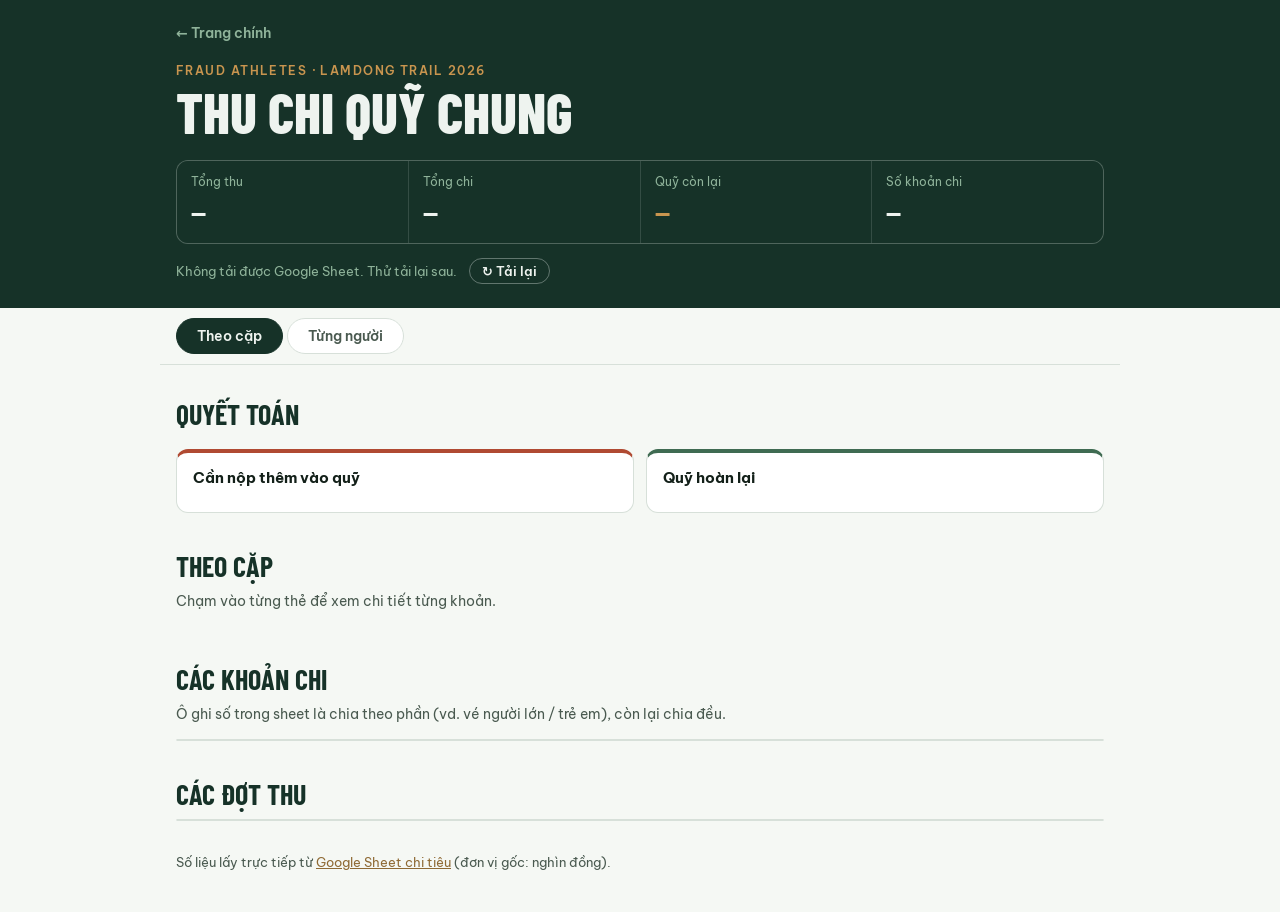
<file: thu-chi.html>
<!doctype html>
<html lang="vi">
  <head>
    <meta charset="UTF-8" />
    <meta name="viewport" content="width=device-width, initial-scale=1.0" />
    <title>Thu chi · Lamdong Trail 2026</title>
    <meta name="description" content="Thu chi quỹ chung Fraud Athletes · Lamdong Trail 2026 — theo cặp, quyết toán ai nộp thêm, ai được hoàn." />
    <meta name="theme-color" content="#163228" />
    <meta property="og:title" content="Thu chi · Lamdong Trail 2026" />
    <meta property="og:description" content="Quỹ chung theo cặp: đã đóng, đã xài, ai nộp thêm, ai được hoàn." />
    <link rel="preconnect" href="https://fonts.googleapis.com" />
    <link rel="preconnect" href="https://fonts.gstatic.com" crossorigin />
    <link
      href="https://fonts.googleapis.com/css2?family=Barlow+Condensed:wght@600;700;800&family=Be+Vietnam+Pro:wght@400;500;600;700&display=swap"
      rel="stylesheet"
    />
    <link rel="stylesheet" href="./css/thu-chi.css?v=202611091520" />
  </head>
  <body>
    <div
      class="tc"
      data-thu-chi
      data-sheet="1sfTxzfASx_a17GfugQTw7myAKDHDIR-Qci-YHCDt1U4"
      data-gid-chi="1300028401"
      data-gid-thu="534769142"
      data-gid-summary="50102388"
    >
      <header class="tc-hero">
        <div class="tc-wrap">
          <a class="tc-back" href="./#thu-chi">← Trang chính</a>
          <p class="tc-eyebrow">Fraud Athletes · Lamdong Trail 2026</p>
          <h1>Thu chi quỹ chung</h1>

          <ul class="tc-stats">
            <li><span>Tổng thu</span><strong data-stat="in">—</strong></li>
            <li><span>Tổng chi</span><strong data-stat="out">—</strong></li>
            <li><span>Quỹ còn lại</span><strong data-stat="left">—</strong></li>
            <li><span>Số khoản chi</span><strong data-stat="count">—</strong></li>
          </ul>

          <p class="tc-meta">
            <span data-status>Đang tải số liệu…</span>
            <button type="button" class="tc-refresh" data-refresh>↻ Tải lại</button>
          </p>
        </div>
      </header>

      <main class="tc-wrap">
        <div class="tc-toggle" role="tablist" aria-label="Cách nhóm">
          <button type="button" role="tab" data-mode="couple" aria-selected="true">Theo cặp</button>
          <button type="button" role="tab" data-mode="person" aria-selected="false">Từng người</button>
        </div>

        <section class="tc-section" aria-labelledby="settle-title">
          <h2 id="settle-title">Quyết toán</h2>
          <p class="tc-lead" data-settle-lead></p>
          <div class="tc-settle">
            <div class="tc-settle__col tc-settle__col--owe">
              <h3>Cần nộp thêm vào quỹ</h3>
              <ul data-settle-owe></ul>
              <p class="tc-settle__sum" data-settle-owe-sum></p>
            </div>
            <div class="tc-settle__col tc-settle__col--back">
              <h3>Quỹ hoàn lại</h3>
              <ul data-settle-back></ul>
              <p class="tc-settle__sum" data-settle-back-sum></p>
            </div>
          </div>
        </section>

        <section class="tc-section" aria-labelledby="groups-title">
          <h2 id="groups-title" data-groups-title>Theo cặp</h2>
          <p class="tc-lead">Chạm vào từng thẻ để xem chi tiết từng khoản.</p>
          <div class="tc-groups" data-groups></div>
        </section>

        <section class="tc-section" aria-labelledby="items-title">
          <h2 id="items-title">Các khoản chi</h2>
          <p class="tc-lead">Ô ghi số trong sheet là chia theo phần (vd. vé người lớn / trẻ em), còn lại chia đều.</p>
          <ol class="tc-items" data-items></ol>
        </section>

        <section class="tc-section" aria-labelledby="rounds-title">
          <h2 id="rounds-title">Các đợt thu</h2>
          <ol class="tc-items" data-rounds></ol>
        </section>

        <footer class="tc-foot">
          Số liệu lấy trực tiếp từ
          <a href="https://docs.google.com/spreadsheets/d/1sfTxzfASx_a17GfugQTw7myAKDHDIR-Qci-YHCDt1U4/edit?usp=sharing" target="_blank" rel="noopener">Google Sheet chi tiêu</a>
          (đơn vị gốc: nghìn đồng).
        </footer>
      </main>
    </div>

    <script src="./js/sheet.js?v=202611091520" defer></script>
    <script src="./js/thu-chi.js?v=202611091520" defer></script>
  </body>
</html>
</file>
<file: css/styles.css>
/* Fraud Athletes · Lâm Đồng Trail */

:root {
  --pine: #163228;
  --pine-deep: #0d1f18;
  --moss: #3f6b52;
  --moss-light: #8fb39a;
  --mist: #eef3ef;
  --fog: #d7e0d9;
  --trail: #c9954f;
  --trail-deep: #8f6a35;
  --pickup-hx: #7cc49a;
  --ink: #132019;
  --ink-soft: #3a4a40;
  --paper: #f5f8f4;
  --ease-out: cubic-bezier(0.22, 1, 0.36, 1);
  --font-display: "Barlow Condensed", "Arial Narrow", sans-serif;
  --font-body: "Be Vietnam Pro", system-ui, sans-serif;
  --gutter: clamp(1.25rem, 5vw, 4rem);
}

*,
*::before,
*::after {
  box-sizing: border-box;
}

html {
  scroll-behavior: smooth;
}

body {
  margin: 0;
  font-family: var(--font-body);
  font-size: clamp(1rem, 1.1vw, 1.125rem);
  line-height: 1.6;
  color: var(--ink);
  background: var(--paper);
}

img {
  max-width: 100%;
  display: block;
}

a {
  color: inherit;
}

.skip-link {
  position: absolute;
  left: 1rem;
  top: -3rem;
  z-index: 100;
  padding: 0.6rem 1rem;
  background: var(--pine);
  color: var(--mist);
  text-decoration: none;
}

.skip-link:focus {
  top: 1rem;
}

.placeholder {
  opacity: 0.6;
  font-style: italic;
}

/* Home: full-screen photo + tile grid */

.home {
  position: relative;
  min-height: 100dvh;
  display: flex;
  color: var(--mist);
  overflow: hidden;
  isolation: isolate;
}

.home__media {
  position: absolute;
  inset: 0;
  z-index: -2;
}

.home__video {
  display: block;
  width: 100%;
  height: 100%;
  object-fit: cover;
  object-position: center 40%;
  background: var(--pine-deep);
}

.home__veil {
  position: absolute;
  inset: 0;
  z-index: -1;
  background:
    linear-gradient(
      180deg,
      color-mix(in srgb, var(--pine-deep) 62%, transparent) 0%,
      color-mix(in srgb, var(--pine-deep) 75%, transparent) 40%,
      color-mix(in srgb, var(--pine-deep) 92%, transparent) 100%
    );
}

.home__inner {
  width: 100%;
  display: flex;
  flex-direction: column;
  justify-content: center;
  gap: clamp(1.5rem, 4vh, 3rem);
  padding: clamp(2rem, 6vh, 4rem) var(--gutter);
}

.home__head {
  animation: rise 0.8s var(--ease-out) both;
}

.home__brand {
  margin: 0;
  font-family: var(--font-display);
  font-size: clamp(3.25rem, 12vw, 8.5rem);
  font-weight: 800;
  line-height: 0.95;
  letter-spacing: 0.01em;
  text-transform: uppercase;
}

.home h1 {
  margin: 0.35rem 0 0.5rem;
  font-family: var(--font-display);
  font-weight: 700;
  font-size: clamp(1.5rem, 4vw, 2.75rem);
  letter-spacing: 0.02em;
  line-height: 1.15;
  text-transform: uppercase;
  color: var(--trail);
}

.home__meta {
  display: flex;
  flex-wrap: wrap;
  gap: 0.4rem 1.25rem;
  margin: 0;
  font-weight: 600;
  color: color-mix(in srgb, var(--mist) 85%, transparent);
}

.home__meta span + span::before {
  content: "";
  display: inline-block;
  width: 0.4rem;
  height: 0.4rem;
  margin-right: 1.25rem;
  vertical-align: middle;
  background: var(--trail);
}

.home__count {
  display: flex;
  flex-wrap: wrap;
  gap: 0.5rem;
  margin: 1rem 0 0;
}

.home__count-item {
  padding: 0.35rem 0.75rem;
  font-size: 0.85rem;
  font-weight: 600;
  letter-spacing: 0.06em;
  text-transform: uppercase;
  color: var(--pine-deep);
  background: var(--trail);
}

.home__count-item + .home__count-item {
  color: var(--trail);
  background: transparent;
  box-shadow: inset 0 0 0 2px var(--trail);
}

.home__count-item strong {
  font-weight: 800;
}

.home__count:empty {
  display: none;
}

.tiles {
  display: grid;
  grid-template-columns: repeat(5, minmax(0, 1fr));
  gap: clamp(0.5rem, 1.2vw, 1rem);
}

.tile--wide {
  grid-column: span 2;
}

.tile {
  position: relative;
  display: flex;
  flex-direction: column;
  justify-content: flex-end;
  gap: 0.15rem;
  min-height: clamp(8rem, 22vh, 13rem);
  padding: clamp(0.9rem, 1.6vw, 1.4rem);
  text-decoration: none;
  color: var(--mist);
  background: color-mix(in srgb, var(--mist) 8%, transparent);
  border: 1px solid color-mix(in srgb, var(--mist) 20%, transparent);
  backdrop-filter: blur(10px);
  -webkit-backdrop-filter: blur(10px);
  overflow: hidden;
  transition:
    transform 0.3s var(--ease-out),
    background 0.3s var(--ease-out),
    border-color 0.3s,
    color 0.3s;
  animation: rise 0.7s var(--ease-out) both;
}

.tile:nth-child(1) { animation-delay: 0.05s; }
.tile:nth-child(2) { animation-delay: 0.1s; }
.tile:nth-child(3) { animation-delay: 0.15s; }
.tile:nth-child(4) { animation-delay: 0.2s; }
.tile:nth-child(5) { animation-delay: 0.25s; }
.tile:nth-child(6) { animation-delay: 0.3s; }
.tile:nth-child(7) { animation-delay: 0.35s; }
.tile:nth-child(8) { animation-delay: 0.4s; }
.tile:nth-child(9) { animation-delay: 0.45s; }
.tile:nth-child(10) { animation-delay: 0.5s; }

.tile:hover,
.tile:focus-visible {
  transform: translateY(-4px);
  background: var(--trail);
  border-color: var(--trail);
  color: var(--pine-deep);
  outline: none;
}

.tile__num {
  position: absolute;
  top: clamp(0.6rem, 1.2vw, 1rem);
  left: clamp(0.9rem, 1.6vw, 1.4rem);
  font-family: var(--font-display);
  font-size: 1.05rem;
  font-weight: 700;
  letter-spacing: 0.08em;
  opacity: 0.6;
}

.tile__icon {
  position: absolute;
  top: clamp(0.6rem, 1.2vw, 1rem);
  right: clamp(0.6rem, 1.2vw, 1rem);
  width: clamp(1.75rem, 2.6vw, 2.5rem);
  height: auto;
  fill: none;
  stroke: currentColor;
  stroke-width: 1.5;
  stroke-linecap: round;
  stroke-linejoin: round;
  opacity: 0.85;
}

.tile__label {
  font-family: var(--font-display);
  font-size: clamp(1.4rem, 2.2vw, 2.1rem);
  font-weight: 700;
  letter-spacing: 0.01em;
  line-height: 1.12;
  text-transform: uppercase;
}

.tile__sub {
  font-size: 0.8rem;
  opacity: 0.75;
}

@keyframes rise {
  from {
    opacity: 0;
    transform: translateY(1rem);
  }
  to {
    opacity: 1;
    transform: translateY(0);
  }
}

/* Content pages: full width, full height */

.page {
  min-height: 100dvh;
  display: flex;
  align-items: center;
  padding: clamp(4rem, 10vh, 7rem) var(--gutter);
  background: var(--paper);
  scroll-margin-top: 0;
}

.page--dark {
  background: var(--pine);
  color: var(--mist);
}

.page__inner {
  width: 100%;
}

.page__head {
  display: flex;
  align-items: flex-end;
  gap: clamp(1rem, 3vw, 2.5rem);
  margin-bottom: clamp(1.5rem, 4vh, 3rem);
  padding-bottom: clamp(1rem, 3vh, 2rem);
  border-bottom: 1px solid color-mix(in srgb, currentColor 18%, transparent);
}

.page__num {
  font-family: var(--font-display);
  font-size: clamp(4.5rem, 14vw, 11rem);
  font-weight: 800;
  line-height: 0.8;
  color: var(--trail);
}

.eyebrow {
  margin: 0 0 0.35rem;
  font-size: 0.78rem;
  font-weight: 700;
  letter-spacing: 0.16em;
  text-transform: uppercase;
  color: var(--moss);
}

.page--dark .eyebrow {
  color: var(--moss-light);
}

.page h2 {
  margin: 0;
  font-family: var(--font-display);
  font-weight: 800;
  font-size: clamp(2.5rem, 7vw, 5.5rem);
  letter-spacing: 0.01em;
  line-height: 1.08;
  text-transform: uppercase;
}

.lead {
  margin: 0 0 clamp(1.5rem, 4vh, 2.5rem);
  max-width: 60ch;
  font-size: clamp(1.05rem, 1.6vw, 1.35rem);
  opacity: 0.85;
}

.page h3 {
  margin: 0 0 0.6rem;
  font-size: clamp(1.05rem, 1.4vw, 1.25rem);
  font-weight: 700;
}

.note {
  margin: clamp(1.5rem, 4vh, 2.5rem) 0 0;
  padding: 1rem 1.25rem;
  border-left: 4px solid var(--trail);
  background: color-mix(in srgb, var(--trail) 12%, transparent);
}

.page-foot {
  margin: clamp(2rem, 6vh, 4rem) 0 0;
  font-family: var(--font-display);
  font-size: 1.5rem;
  font-weight: 700;
  letter-spacing: 0.04em;
  text-transform: uppercase;
  color: var(--trail);
}

/* Blocks */

.stats {
  list-style: none;
  margin: 0;
  padding: 0;
  display: grid;
  grid-template-columns: repeat(4, minmax(0, 1fr));
  gap: clamp(1rem, 2vw, 2rem);
}

.stats li {
  display: grid;
  gap: 0.35rem;
  padding-top: 1rem;
  border-top: 3px solid var(--trail);
}

.stats__label {
  font-size: 0.75rem;
  font-weight: 700;
  letter-spacing: 0.12em;
  text-transform: uppercase;
  color: var(--moss);
}

.stats__value {
  font-family: var(--font-display);
  font-size: clamp(1.6rem, 2.8vw, 2.4rem);
  font-weight: 700;
  letter-spacing: 0.01em;
  line-height: 1.15;
}

/* DMA Runner — nhóm chạy mới trong #gioi-thieu */

.dma {
  --dma-night: #1c1426;
  --dma-mid: #2e1f45;
  --dma-lilac: #b8a4f4;
  --dma-ember: #ff8a3d;
  --dma-fog: #f6f1ff;
  margin-top: clamp(2.5rem, 7vh, 4.5rem);
  margin-inline: calc(var(--gutter) * -1);
  padding: clamp(2rem, 5vh, 3.25rem) var(--gutter) clamp(2.25rem, 5vh, 3.5rem);
  color: var(--dma-fog);
  background:
    radial-gradient(ellipse 80% 55% at 12% 0%, color-mix(in srgb, var(--dma-lilac) 22%, transparent), transparent 58%),
    radial-gradient(ellipse 70% 50% at 92% 18%, color-mix(in srgb, var(--dma-ember) 16%, transparent), transparent 55%),
    linear-gradient(165deg, var(--dma-night) 0%, var(--dma-mid) 48%, #16101f 100%);
}

.dma__intro {
  margin-bottom: clamp(1.25rem, 3vh, 2rem);
}

.dma__brand {
  display: flex;
  flex-wrap: wrap;
  align-items: center;
  gap: clamp(1rem, 3vw, 1.75rem);
  margin-bottom: 1.1rem;
}

.dma__logo {
  width: clamp(4.5rem, 12vw, 6.5rem);
  height: auto;
  flex-shrink: 0;
  filter: drop-shadow(0 10px 28px color-mix(in srgb, #000 35%, transparent));
}

.dma__brand-text {
  flex: 1 1 12rem;
  min-width: 0;
}

.dma__brand-text .eyebrow {
  color: var(--dma-lilac);
}

.dma__brand-text h3 {
  margin: 0;
  font-family: var(--font-display);
  font-size: clamp(2.2rem, 5.5vw, 3.6rem);
  font-weight: 800;
  letter-spacing: 0.02em;
  line-height: 0.95;
  text-transform: uppercase;
  color: var(--dma-fog);
}

.dma__tag {
  margin: 0.4rem 0 0;
  font-size: 0.8rem;
  font-weight: 700;
  letter-spacing: 0.2em;
  text-transform: uppercase;
  color: var(--dma-ember);
}

.dma__logo-wide {
  width: min(16rem, 100%);
  height: auto;
  margin-left: auto;
  padding: 0.65rem 0.9rem;
  background: color-mix(in srgb, var(--dma-fog) 94%, transparent);
  box-shadow: 0 10px 28px color-mix(in srgb, #000 28%, transparent);
}

.dma__lead {
  margin: 0;
  max-width: 58ch;
  font-size: clamp(1.02rem, 1.4vw, 1.2rem);
  color: color-mix(in srgb, var(--dma-fog) 82%, transparent);
}

.dma__lead strong {
  color: var(--dma-fog);
}

.dma-mosaic {
  display: grid;
  grid-template-columns: repeat(12, minmax(0, 1fr));
  grid-auto-rows: minmax(5.5rem, 9.5vw);
  gap: clamp(0.4rem, 1vw, 0.7rem);
  margin-bottom: clamp(1.5rem, 3.5vh, 2.25rem);
}

.dma-mosaic__item {
  position: relative;
  margin: 0;
  grid-column: span 3;
  grid-row: span 2;
  overflow: hidden;
  isolation: isolate;
  background: color-mix(in srgb, var(--dma-night) 70%, #000);
  opacity: 0;
  transform: translateY(1.1rem) scale(0.985);
  transition:
    opacity 0.7s var(--ease-out),
    transform 0.7s var(--ease-out);
}

.page.is-visible .dma-mosaic__item,
.no-js .dma-mosaic__item {
  opacity: 1;
  transform: none;
}

.dma-mosaic__item:nth-child(1) { transition-delay: 0.05s; }
.dma-mosaic__item:nth-child(2) { transition-delay: 0.12s; }
.dma-mosaic__item:nth-child(3) { transition-delay: 0.18s; }
.dma-mosaic__item:nth-child(4) { transition-delay: 0.24s; }
.dma-mosaic__item:nth-child(5) { transition-delay: 0.3s; }
.dma-mosaic__item:nth-child(6) { transition-delay: 0.36s; }
.dma-mosaic__item:nth-child(7) { transition-delay: 0.42s; }
.dma-mosaic__item:nth-child(8) { transition-delay: 0.48s; }
.dma-mosaic__item:nth-child(9) { transition-delay: 0.54s; }
.dma-mosaic__item:nth-child(10) { transition-delay: 0.6s; }
.dma-mosaic__item:nth-child(11) { transition-delay: 0.66s; }
.dma-mosaic__item:nth-child(12) { transition-delay: 0.72s; }
.dma-mosaic__item:nth-child(13) { transition-delay: 0.78s; }

.dma-mosaic__item--hero {
  grid-column: span 8;
  grid-row: span 4;
}

.dma-mosaic__item--ray {
  grid-column: span 4;
  grid-row: span 4;
}

.dma-mosaic__item--sunset {
  grid-column: span 6;
  grid-row: span 3;
}

.dma-mosaic__item--tall {
  grid-row: span 3;
}

.dma-mosaic__item img {
  width: 100%;
  height: 100%;
  object-fit: cover;
  object-position: center;
  transition: transform 0.9s var(--ease-out);
}

.dma-mosaic__item::after {
  content: "";
  position: absolute;
  inset: 0;
  pointer-events: none;
  background: linear-gradient(
    180deg,
    transparent 55%,
    color-mix(in srgb, var(--dma-night) 35%, transparent) 100%
  );
  opacity: 0.55;
  transition: opacity 0.4s var(--ease-out);
}

.dma-mosaic__item:hover img {
  transform: scale(1.06);
}

.dma-mosaic__item:hover::after {
  opacity: 0.2;
}

.dma__kit {
  display: grid;
  grid-template-columns: minmax(0, 0.85fr) minmax(0, 1.35fr);
  gap: clamp(1rem, 3vw, 2rem);
  align-items: end;
}

.dma__flag,
.dma__jersey {
  margin: 0;
}

.dma__flag img,
.dma__jersey img {
  display: block;
  width: 100%;
  height: auto;
  background: color-mix(in srgb, #000 35%, var(--dma-night));
}

.dma__flag img {
  aspect-ratio: 3 / 2;
  object-fit: contain;
}

.dma__jersey img {
  aspect-ratio: 2400 / 1560;
  object-fit: contain;
  object-position: center;
  background: #ececef;
}

.dma__flag figcaption,
.dma__jersey figcaption {
  margin-top: 0.55rem;
  font-size: 0.78rem;
  font-weight: 600;
  letter-spacing: 0.1em;
  text-transform: uppercase;
  color: color-mix(in srgb, var(--dma-lilac) 75%, var(--dma-fog));
}

.cols {
  display: grid;
  grid-template-columns: repeat(auto-fit, minmax(16rem, 1fr));
  gap: clamp(1.25rem, 3vw, 3rem);
}

.block {
  padding-top: 1rem;
  border-top: 3px solid var(--trail);
}

.block p {
  margin: 0;
}

.kv {
  margin: 0;
}

.kv > div {
  display: grid;
  grid-template-columns: 9rem 1fr;
  gap: 1rem;
  padding: 0.7rem 0;
  border-bottom: 1px solid color-mix(in srgb, currentColor 14%, transparent);
}

.kv dt {
  font-size: 0.85rem;
  font-weight: 600;
  opacity: 0.7;
}

.kv dd {
  margin: 0;
}

.kv__people {
  display: block;
  margin-top: 0.2rem;
  font-size: 0.88rem;
  opacity: 0.75;
}

.table-wrap {
  overflow-x: auto;
  -webkit-overflow-scrolling: touch;
}

.data-table {
  width: 100%;
  min-width: 34rem;
  border-collapse: collapse;
  font-size: clamp(0.95rem, 1.2vw, 1.1rem);
}

.data-table th,
.data-table td {
  padding: 1rem 1.1rem;
  text-align: left;
  border-bottom: 1px solid color-mix(in srgb, currentColor 14%, transparent);
}

.data-table th {
  font-size: 0.75rem;
  letter-spacing: 0.12em;
  text-transform: uppercase;
  color: var(--trail);
  border-bottom: 2px solid var(--trail);
}

.data-table tbody tr {
  transition: background 0.2s;
}

.data-table tbody tr:hover {
  background: color-mix(in srgb, var(--trail) 10%, transparent);
}

.timeline {
  list-style: none;
  margin: 0;
  padding: 0.5rem 0 1rem;
  display: grid;
  grid-template-columns: repeat(auto-fit, minmax(12rem, 1fr));
  gap: clamp(1.75rem, 2.5vw, 2.5rem) clamp(1.25rem, 2.5vw, 2.5rem);
}

.timeline__item {
  position: relative;
  padding-top: 1.75rem;
  border-top: 2px solid color-mix(in srgb, currentColor 25%, transparent);
}

.timeline__item::before {
  content: "";
  position: absolute;
  top: -0.5rem;
  left: 0;
  width: 0.9rem;
  height: 0.9rem;
  background: var(--trail);
}

.timeline__day {
  margin: 0 0 0.4rem;
  font-size: 0.78rem;
  font-weight: 700;
  letter-spacing: 0.14em;
  text-transform: uppercase;
  color: var(--trail);
}

.timeline__item p:last-child {
  margin: 0;
  opacity: 0.8;
}

.check-grid {
  list-style: none;
  margin: 0;
  padding: 0;
  display: grid;
  grid-template-columns: repeat(auto-fill, minmax(15rem, 1fr));
  gap: 0.75rem;
}

.check-grid li {
  position: relative;
  padding: 1.1rem 1.1rem 1.1rem 3rem;
  background: color-mix(in srgb, var(--pine) 5%, transparent);
  border: 1px solid color-mix(in srgb, var(--pine) 12%, transparent);
  font-weight: 500;
}

.check-grid li::before {
  content: "";
  position: absolute;
  left: 1.1rem;
  top: 50%;
  width: 0.9rem;
  height: 0.9rem;
  border: 2px solid var(--trail);
  transform: translateY(-50%);
}

.faq {
  display: grid;
  gap: 0;
  max-width: 56rem;
}

.faq details {
  border-bottom: 1px solid color-mix(in srgb, currentColor 18%, transparent);
}

.faq summary {
  cursor: pointer;
  list-style: none;
  padding: 1.25rem 0;
  font-size: clamp(1.1rem, 1.6vw, 1.35rem);
  font-weight: 700;
}

.faq summary::-webkit-details-marker {
  display: none;
}

.faq summary::after {
  content: "+";
  float: right;
  color: var(--trail);
  font-size: 1.5rem;
  line-height: 1;
}

.faq details[open] summary::after {
  content: "–";
}

.faq details p {
  margin: 0 0 1.25rem;
}

.faq a {
  color: var(--trail);
  font-weight: 700;
}

/* Distances */

.dist {
  display: grid;
  grid-template-columns: repeat(3, minmax(0, 1fr));
  gap: clamp(1rem, 2.5vw, 2rem);
}

.dist__card {
  display: flex;
  flex-direction: column;
  align-items: stretch;
  width: 100%;
  margin: 0;
  padding: clamp(1.25rem, 2.5vw, 2rem);
  text-align: left;
  color: inherit;
  font: inherit;
  cursor: pointer;
  background: color-mix(in srgb, var(--mist) 6%, transparent);
  border: 1px solid color-mix(in srgb, var(--mist) 16%, transparent);
  border-top: 4px solid var(--trail);
  transition:
    border-color 0.25s var(--ease-out),
    background 0.25s var(--ease-out),
    transform 0.25s var(--ease-out);
}

.dist__card:hover {
  background: color-mix(in srgb, var(--mist) 10%, transparent);
}

.dist__card:focus-visible {
  outline: 2px solid var(--trail);
  outline-offset: 3px;
}

.dist__card.is-active {
  background: color-mix(in srgb, var(--trail) 14%, transparent);
  border-color: color-mix(in srgb, var(--trail) 55%, transparent);
  border-top-color: var(--trail);
}

.dist__cta {
  margin-top: 1rem;
  padding-top: 0.75rem;
  border-top: 1px solid color-mix(in srgb, var(--mist) 14%, transparent);
  font-family: var(--font-display);
  font-size: 0.9rem;
  font-weight: 700;
  letter-spacing: 0.1em;
  text-transform: uppercase;
  color: var(--trail);
}

.dist__card.is-active .dist__cta {
  color: var(--mist);
}

.dist__km {
  margin: 0;
  font-family: var(--font-display);
  font-weight: 800;
  font-size: clamp(4rem, 9vw, 7rem);
  line-height: 0.85;
  color: var(--trail);
}

.dist__km small {
  margin-left: 0.15em;
  font-size: 0.35em;
  letter-spacing: 0.04em;
  text-transform: uppercase;
  color: var(--mist);
}

.dist__tag {
  margin: 0.6rem 0 1rem;
  font-family: var(--font-display);
  font-weight: 700;
  font-size: clamp(1.2rem, 1.8vw, 1.5rem);
  line-height: 1.15;
  text-transform: uppercase;
}

.dist__facts {
  margin: 0 0 1rem;
}

.dist__facts > div {
  display: flex;
  justify-content: space-between;
  gap: 1rem;
  padding: 0.45rem 0;
  border-bottom: 1px solid color-mix(in srgb, var(--mist) 12%, transparent);
  font-size: 0.95rem;
}

.dist__facts dt {
  opacity: 0.7;
}

.dist__facts dd {
  margin: 0;
  font-weight: 700;
  text-align: right;
}

.dist__desc {
  margin: auto 0 0;
  font-size: 0.92rem;
  opacity: 0.8;
}

/* Course map 2D + elevation */

.course-map {
  margin: clamp(1.75rem, 4vh, 2.75rem) 0 clamp(0.5rem, 2vh, 1rem);
  padding: clamp(1rem, 2.5vw, 1.35rem);
  background: color-mix(in srgb, var(--mist) 6%, transparent);
  border: 1px solid color-mix(in srgb, var(--mist) 16%, transparent);
  border-top: 4px solid var(--trail);
}

.course-map__head {
  margin-bottom: 1rem;
}

.course-map__head h3 {
  margin: 0;
  font-family: var(--font-display);
  font-size: clamp(1.45rem, 3vw, 2.1rem);
  font-weight: 800;
  letter-spacing: 0.02em;
  text-transform: uppercase;
}

.course-map__status {
  margin: 0.35rem 0 0;
  font-size: 0.88rem;
  opacity: 0.75;
}

.course-map__stack {
  display: grid;
  grid-template-columns: 1fr;
  gap: clamp(0.85rem, 2vw, 1.25rem);
}

.course-map__fig {
  margin: 0;
}

.course-map__fig figcaption {
  margin: 0 0 0.45rem;
  font-size: 0.75rem;
  font-weight: 700;
  letter-spacing: 0.12em;
  text-transform: uppercase;
  color: var(--moss-light);
}

.course-map__svg {
  display: block;
  width: 100%;
  height: auto;
  aspect-ratio: 12 / 7;
  background: color-mix(in srgb, var(--pine-deep) 55%, #0a1610);
}

.course-map__svg--elev {
  aspect-ratio: 18 / 5;
}

.cmap__bg {
  fill: color-mix(in srgb, var(--pine-deep) 70%, #0a1610);
}

.cmap__track-glow {
  fill: none;
  stroke: color-mix(in srgb, var(--trail) 45%, transparent);
  stroke-width: 10;
  stroke-linecap: round;
  stroke-linejoin: round;
}

.cmap__track {
  fill: none;
  stroke: var(--trail);
  stroke-width: 3.2;
  stroke-linecap: round;
  stroke-linejoin: round;
}

.cmap__start {
  fill: #8fd4a8;
  stroke: var(--mist);
  stroke-width: 1.5;
}

.cmap__finish {
  fill: var(--trail);
  stroke: var(--mist);
  stroke-width: 1.5;
}

.cmap__mark circle {
  fill: color-mix(in srgb, var(--mist) 35%, var(--trail));
  stroke: var(--mist);
  stroke-width: 1.2;
}

.cmap__mark text {
  fill: var(--mist);
  font-family: var(--font-display);
  font-size: 13px;
  font-weight: 700;
  letter-spacing: 0.04em;
}

.cmap__grid {
  stroke: color-mix(in srgb, var(--mist) 12%, transparent);
  stroke-width: 1;
}

.cmap__axis {
  fill: color-mix(in srgb, var(--mist) 65%, transparent);
  font-family: var(--font-body);
  font-size: 11px;
}

.cmap__axis--unit {
  font-size: 10px;
  letter-spacing: 0.08em;
  text-transform: uppercase;
}

.cmap__elev-fill {
  fill: color-mix(in srgb, var(--trail) 28%, transparent);
}

.cmap__elev-line {
  fill: none;
  stroke: var(--trail);
  stroke-width: 2.4;
  stroke-linejoin: round;
  stroke-linecap: round;
}

.cmap__stat {
  fill: var(--mist);
  font-family: var(--font-display);
  font-size: 13px;
  font-weight: 700;
  letter-spacing: 0.04em;
}

.cmap__cp line {
  stroke: color-mix(in srgb, var(--mist) 28%, transparent);
  stroke-width: 1;
  stroke-dasharray: 3 3;
}

.cmap__cp circle {
  fill: color-mix(in srgb, var(--mist) 40%, var(--trail));
  stroke: var(--mist);
  stroke-width: 1.2;
}

.cmap__cp text {
  fill: var(--mist);
  font-family: var(--font-display);
  font-size: 11px;
  font-weight: 700;
  letter-spacing: 0.03em;
}

.cmap__cp--start circle {
  fill: #8fd4a8;
}

.cmap__cp--finish circle {
  fill: var(--trail);
}

@media (max-width: 900px) {
  .course-map__svg--elev {
    aspect-ratio: 16 / 6;
  }
}

.cols--info {
  margin-top: clamp(2rem, 5vh, 3.5rem);
}

.links {
  display: flex;
  flex-wrap: wrap;
  gap: 0.6rem;
  margin: clamp(1.75rem, 4vh, 2.5rem) 0 0;
}

.links a {
  padding: 0.55rem 0.9rem;
  font-size: 0.9rem;
  font-weight: 700;
  text-decoration: none;
  border: 1px solid color-mix(in srgb, currentColor 30%, transparent);
  transition: background 0.2s, color 0.2s, border-color 0.2s;
}

.links a:hover,
.links a:focus-visible {
  background: var(--trail);
  border-color: var(--trail);
  color: var(--pine-deep);
}

.subhead {
  margin: clamp(2rem, 5vh, 3rem) 0 1rem !important;
  font-family: var(--font-display);
  font-weight: 700;
  font-size: clamp(1.4rem, 2.4vw, 2rem) !important;
  line-height: 1.15;
  text-transform: uppercase;
}

.hint {
  margin-top: 0.5rem !important;
  font-size: 0.9rem;
  opacity: 0.75;
}

/* Race-day arrival */

.arrive {
  display: grid;
  grid-template-columns: repeat(3, minmax(0, 1fr));
  gap: clamp(0.75rem, 2vw, 1.5rem);
}

.arrive__item {
  display: grid;
  gap: 0.2rem;
  padding: 1.1rem 1.25rem;
  background: color-mix(in srgb, var(--mist) 6%, transparent);
  border-left: 4px solid var(--trail);
}

.arrive__km {
  font-size: 0.78rem;
  font-weight: 700;
  letter-spacing: 0.14em;
  color: var(--trail);
}

.arrive__time {
  font-family: var(--font-display);
  font-weight: 800;
  font-size: clamp(2.25rem, 4.5vw, 3.25rem);
  line-height: 1;
}

.arrive__note {
  font-size: 0.85rem;
  opacity: 0.75;
}

/* Schedule rows */

.sched {
  list-style: none;
  margin: 0;
  padding: 0;
}

.sched li {
  display: grid;
  grid-template-columns: 4.25rem 1fr;
  gap: 0.75rem;
  padding: 0.5rem 0;
  border-bottom: 1px solid color-mix(in srgb, currentColor 10%, transparent);
  font-size: 0.95rem;
}

.sched time {
  font-variant-numeric: tabular-nums;
  font-weight: 600;
  opacity: 0.75;
}

.sched .is-key time,
.sched .is-key span {
  font-weight: 700;
  opacity: 1;
  color: var(--trail);
}

.sched__group span {
  font-style: italic;
}

.timeline__wx {
  display: flex;
  align-items: center;
  gap: 0.4rem;
  margin: 0 0 0.5rem;
  font-size: 0.8rem;
  font-weight: 600;
  color: var(--mist);
  opacity: 0.85;
}

.timeline__wx-icon {
  font-size: 1rem;
  color: var(--trail);
}

.timeline__wx-note {
  margin-top: 0.75rem;
  font-size: 0.8rem;
}

.sched__food time {
  font-weight: 700;
  font-size: 0.8rem;
  letter-spacing: 0.04em;
  text-transform: uppercase;
  color: var(--moss-light);
  opacity: 1;
}

.sched__map {
  font-style: normal;
  font-weight: 700;
  color: var(--trail);
  text-decoration: none;
}

.sched__map:hover,
.sched__map:focus-visible {
  text-decoration: underline;
}

.sched:empty::before {
  content: "Chưa có kế hoạch.";
  display: block;
  padding: 0.5rem 0;
  font-style: italic;
  opacity: 0.6;
}

/* Gear table */

.gear {
  min-width: 26rem;
}

.gear th:not(:first-child),
.gear td:not(:first-child) {
  width: 5.5rem;
  text-align: center;
}

.gear td.m,
.legend .m {
  color: var(--trail-deep);
  font-size: 1.2rem;
}

.gear td.r,
.legend .r {
  color: var(--moss);
  font-size: 1.2rem;
}

.legend {
  margin: 0.75rem 0 0;
  font-size: 0.85rem;
  color: var(--ink-soft);
}

.legend .r {
  margin-left: 1rem;
}

.page--dark .gear td.m,
.page--dark .legend .m {
  color: var(--trail);
}

.page--dark .gear td.r,
.page--dark .legend .r {
  color: var(--moss-light);
}

.page--dark .legend {
  color: color-mix(in srgb, var(--mist) 75%, transparent);
}

.page--dark .check-grid li {
  background: color-mix(in srgb, var(--mist) 6%, transparent);
  border-color: color-mix(in srgb, var(--mist) 16%, transparent);
}

/* Food list */

.food {
  list-style: none;
  margin: 0;
  padding: 0;
  display: grid;
  grid-template-columns: repeat(auto-fill, minmax(16rem, 1fr));
  gap: 0;
}

.food li {
  display: grid;
  gap: 0.15rem;
  padding: 0.85rem 1rem 0.85rem 0;
  border-bottom: 1px solid color-mix(in srgb, var(--pine) 12%, transparent);
}

.food strong {
  font-weight: 700;
  color: var(--pine);
}

.food span {
  font-size: 0.88rem;
  color: var(--ink-soft);
}

/* Floating back-to-menu */

.to-menu {
  position: fixed;
  right: clamp(0.85rem, 2vw, 1.5rem);
  bottom: clamp(0.85rem, 2vw, 1.5rem);
  z-index: 50;
  display: inline-flex;
  align-items: center;
  gap: 0.5rem;
  padding: 0.7rem 1rem;
  background: var(--trail);
  color: var(--pine-deep);
  font-weight: 700;
  font-size: 0.9rem;
  text-decoration: none;
  box-shadow: 0 10px 30px color-mix(in srgb, black 30%, transparent);
  opacity: 0;
  transform: translateY(1rem);
  pointer-events: none;
  transition:
    opacity 0.3s var(--ease-out),
    transform 0.3s var(--ease-out);
}

.to-menu.is-visible {
  opacity: 1;
  transform: translateY(0);
  pointer-events: auto;
}

.to-menu svg {
  width: 1.1rem;
  height: 1.1rem;
  fill: currentColor;
}

/* Reveal on scroll */

.page__inner {
  opacity: 0;
  transform: translateY(1.5rem);
  transition:
    opacity 0.8s var(--ease-out),
    transform 0.8s var(--ease-out);
}

.page.is-visible .page__inner,
.no-js .page__inner {
  opacity: 1;
  transform: none;
}

/* Responsive */

@media (max-width: 1100px) {
  .tiles {
    grid-template-columns: repeat(3, minmax(0, 1fr));
  }

  .tile--wide {
    grid-column: auto;
  }

  .stats {
    grid-template-columns: repeat(2, minmax(0, 1fr));
  }
}

@media (max-width: 900px) {
  .dist,
  .arrive {
    grid-template-columns: 1fr;
  }

  .dma-mosaic {
    grid-template-columns: repeat(6, minmax(0, 1fr));
    grid-auto-rows: minmax(6rem, 14vw);
  }

  .dma-mosaic__item--hero {
    grid-column: span 6;
    grid-row: span 3;
  }

  .dma-mosaic__item--ray {
    grid-column: span 3;
    grid-row: span 3;
  }

  .dma-mosaic__item--sunset {
    grid-column: span 6;
    grid-row: span 2;
  }
}

@media (max-width: 520px) {
  .dma-mosaic {
    grid-template-columns: repeat(2, minmax(0, 1fr));
    grid-auto-rows: minmax(7.5rem, 28vw);
  }

  .dma-mosaic__item,
  .dma-mosaic__item--tall,
  .dma-mosaic__item--ray {
    grid-column: span 1;
    grid-row: span 2;
  }

  .dma-mosaic__item--hero,
  .dma-mosaic__item--sunset {
    grid-column: span 2;
    grid-row: span 2;
  }
}

@media (max-width: 760px) {
  .tiles {
    grid-template-columns: repeat(2, minmax(0, 1fr));
  }

  .tile--wide {
    grid-column: span 2;
  }

  .home__meta span + span::before {
    display: none;
  }

  .home__meta {
    flex-direction: column;
  }

  .tile {
    min-height: 7.5rem;
  }

  .tile__sub {
    display: none;
  }

  .page {
    align-items: flex-start;
  }

  .page__head {
    flex-direction: column;
    align-items: flex-start;
    gap: 0.5rem;
  }

  .dma__logo-wide {
    margin-left: 0;
    width: min(14rem, 100%);
  }

  .dma-mosaic {
    grid-template-columns: repeat(6, minmax(0, 1fr));
    grid-auto-rows: minmax(6.5rem, 22vw);
  }

  .dma-mosaic__item {
    grid-column: span 3;
    grid-row: span 2;
  }

  .dma-mosaic__item--hero {
    grid-column: span 6;
    grid-row: span 3;
  }

  .dma-mosaic__item--ray,
  .dma-mosaic__item--tall {
    grid-column: span 3;
    grid-row: span 3;
  }

  .dma-mosaic__item--sunset {
    grid-column: span 6;
    grid-row: span 2;
  }

  .dma__kit {
    grid-template-columns: 1fr;
  }

  .kv > div {
    grid-template-columns: 1fr;
    gap: 0.15rem;
  }

  .timeline {
    grid-auto-flow: row;
    grid-template-columns: 1fr;
    overflow: visible;
  }

  .to-menu span {
    display: none;
  }
}

@media (max-width: 420px) {
  .stats {
    grid-template-columns: 1fr;
  }
}

@media (prefers-reduced-motion: reduce) {
  html {
    scroll-behavior: auto;
  }

  *,
  *::before,
  *::after {
    animation-duration: 0.01ms !important;
    animation-iteration-count: 1 !important;
    transition-duration: 0.01ms !important;
  }

  .page__inner {
    opacity: 1;
    transform: none;
  }
}

/* Seat map (#di-chuyen) */
.seatmap {
  margin-top: 1rem;
}

.seatmap__tabs {
  display: inline-flex;
  flex-wrap: wrap;
  gap: 0.25rem;
  margin-bottom: 1.25rem;
  padding: 0.25rem;
  border: 1.5px solid color-mix(in srgb, var(--mist) 22%, transparent);
  border-radius: 999px;
}

.seatmap__tab {
  padding: 0.45rem 1.1rem;
  border: 0;
  border-radius: 999px;
  background: transparent;
  color: var(--fog);
  font: inherit;
  font-family: var(--font-display);
  font-size: 0.95rem;
  font-weight: 700;
  letter-spacing: 0.06em;
  text-transform: uppercase;
  cursor: pointer;
  transition: background 0.2s, color 0.2s;
}

.seatmap__tab:hover {
  color: var(--mist);
}

.seatmap__tab[aria-selected="true"] {
  background: var(--trail);
  color: var(--pine-deep);
}

.seatmap__tab:focus-visible,
.seatmap__panel:focus-visible {
  outline: 2px solid var(--trail);
  outline-offset: 3px;
}

.seatmap__empty {
  margin: 0;
  padding: 2rem 1rem;
  border: 1.5px dashed color-mix(in srgb, var(--mist) 30%, transparent);
  border-radius: 0.9rem;
  text-align: center;
  color: var(--fog);
}

.seatmap [hidden] {
  display: none;
}

.seatmap__bar {
  display: flex;
  flex-wrap: wrap;
  align-items: center;
  justify-content: space-between;
  gap: 0.75rem 1.5rem;
  margin-bottom: 1.25rem;
}

.seatmap__legend {
  display: flex;
  flex-wrap: wrap;
  gap: 0.5rem 1.25rem;
  margin: 0;
  padding: 0;
  list-style: none;
  font-size: 0.85rem;
  color: var(--fog);
}

.seatmap__legend li {
  display: inline-flex;
  align-items: center;
  gap: 0.5rem;
}

.seatmap__swatch {
  width: 0.9rem;
  height: 1.15rem;
  border: 1.5px solid color-mix(in srgb, var(--mist) 45%, transparent);
  border-radius: 4px;
}

.seatmap__swatch--taken {
  background: var(--trail);
  border-color: var(--trail);
}

.seatmap__swatch--booked {
  background: color-mix(in srgb, var(--trail) 18%, transparent);
  border-color: var(--trail);
}

/* Điểm lên xe: Lê Hồng Phong = vàng trail, Hàng Xanh = xanh lá */
.seatmap__swatch--lhp {
  background: var(--trail);
  border-color: var(--trail);
}

.seatmap__swatch--hx {
  background: var(--pickup-hx);
  border-color: var(--pickup-hx);
}

.seat--taken.seat--hx {
  border-color: var(--pickup-hx);
  background: var(--pickup-hx);
}

.seatmap__swatch--other {
  border-style: dashed;
  opacity: 0.45;
}

.seatmap__count {
  margin: 0;
  font-family: var(--font-display);
  font-size: 1.05rem;
  letter-spacing: 0.04em;
  text-transform: uppercase;
  color: var(--fog);
}

.seatmap__count strong {
  font-size: 1.5rem;
  color: var(--trail);
}

.bus {
  display: grid;
  grid-template-columns: repeat(2, minmax(0, 18rem));
  justify-content: center;
  gap: clamp(0.75rem, 4vw, 3rem);
}

.bus__deck {
  min-width: 0;
}

.bus__label {
  margin: 0 0 0.6rem;
  font-family: var(--font-display);
  font-size: 1.1rem;
  font-weight: 700;
  letter-spacing: 0.08em;
  text-transform: uppercase;
  text-align: center;
  color: var(--moss-light);
}

.bus__body {
  padding: clamp(0.5rem, 2.5vw, 1rem);
  border: 1.5px solid color-mix(in srgb, var(--mist) 18%, transparent);
  border-radius: 2.25rem 2.25rem 0.9rem 0.9rem;
  background: color-mix(in srgb, var(--pine-deep) 70%, transparent);
}

.bus__front {
  display: flex;
  align-items: center;
  justify-content: space-between;
  margin: 0.25rem 0.35rem 0.85rem;
  padding-bottom: 0.6rem;
  border-bottom: 1px dashed color-mix(in srgb, var(--mist) 22%, transparent);
}

.bus__wheel {
  width: 1.2rem;
  height: 1.2rem;
  border: 2px solid var(--moss-light);
  border-radius: 50%;
  box-shadow: inset 0 0 0 3px color-mix(in srgb, var(--pine-deep) 70%, transparent), inset 0 0 0 5px var(--moss-light);
  opacity: 0.8;
}

.bus__front-text {
  font-family: var(--font-display);
  font-size: 0.75rem;
  font-weight: 600;
  letter-spacing: 0.14em;
  text-transform: uppercase;
  color: var(--moss-light);
}

.bus__grid {
  display: grid;
  grid-template-columns: repeat(3, minmax(0, 1fr));
  gap: clamp(0.3rem, 1.5vw, 0.6rem);
}

.seat {
  position: relative;
  display: flex;
  flex-direction: column;
  align-items: center;
  justify-content: flex-end;
  gap: 0.1rem;
  min-width: 0;
  min-height: 4.25rem;
  padding: 0.45rem 0.25rem 0.4rem;
  border: 1.5px solid color-mix(in srgb, var(--mist) 35%, transparent);
  border-radius: 0.6rem;
  color: var(--mist);
  transition: transform 0.2s var(--ease-out), border-color 0.2s;
}

.seat:hover {
  transform: translateY(-2px);
  border-color: var(--moss-light);
}

.seat--aisle {
  border: 0;
  pointer-events: none;
}

.seat__pillow {
  position: absolute;
  top: 0.4rem;
  left: 50%;
  width: 55%;
  height: 0.35rem;
  border: 1.5px solid currentColor;
  border-radius: 999px;
  opacity: 0.4;
  transform: translateX(-50%);
}

.seat__code {
  font-family: var(--font-display);
  font-size: 1.05rem;
  font-weight: 700;
  line-height: 1;
  letter-spacing: 0.02em;
}

.seat__name {
  display: -webkit-box;
  -webkit-box-orient: vertical;
  -webkit-line-clamp: 2;
  line-clamp: 2;
  max-width: 100%;
  overflow: hidden;
  font-size: 0.7rem;
  line-height: 1.2;
  text-align: center;
  overflow-wrap: anywhere;
  color: color-mix(in srgb, var(--mist) 50%, transparent);
}

.seat--taken {
  border-color: var(--trail);
  background: var(--trail);
  color: var(--pine-deep);
}

.seat--taken:hover {
  border-color: var(--mist);
}

.seat--taken .seat__pillow {
  opacity: 0.55;
}

.seat--taken .seat__name {
  font-weight: 600;
  color: var(--pine-deep);
}

.seat--booked {
  border-color: var(--trail);
  background: color-mix(in srgb, var(--trail) 14%, transparent);
  color: var(--trail);
}

.seat--booked .seat__name {
  color: color-mix(in srgb, var(--trail) 80%, transparent);
}

.seat--other {
  border-style: dashed;
  opacity: 0.35;
  pointer-events: none;
}

@media (max-width: 340px) {
  .bus {
    grid-template-columns: minmax(0, 18rem);
  }
}

/* Villa floor plans */

.villas__legend {
  display: flex;
  flex-wrap: wrap;
  gap: 0.5rem 1.25rem;
  list-style: none;
  margin: 0 0 1.25rem;
  padding: 0;
  font-size: 0.85rem;
  color: var(--ink-soft);
}

.villas__legend li {
  display: inline-flex;
  align-items: center;
  gap: 0.45rem;
}

.villas__swatch {
  width: 0.9rem;
  height: 0.9rem;
  border: 1.5px solid var(--pine);
}

.villas__swatch--taken {
  background: var(--trail);
  border-color: var(--trail);
}

.villas__swatch--tentative {
  background: color-mix(in srgb, var(--trail) 18%, var(--paper));
  border: 1.5px dashed var(--trail-deep);
}

.villas__swatch--empty {
  border-style: dashed;
  border-color: color-mix(in srgb, var(--pine) 35%, transparent);
}

.villas {
  display: grid;
  grid-template-columns: minmax(0, 3fr) minmax(0, 2fr);
  gap: clamp(1.5rem, 4vw, 3rem);
  align-items: end;
}

.villa {
  display: flex;
  flex-direction: column;
}

.villa__header {
  display: flex;
  align-items: baseline;
  justify-content: space-between;
  gap: 1rem;
  margin-bottom: 0.6rem;
}

.villa__name {
  margin: 0;
  font-family: var(--font-display);
  font-weight: 800;
  font-size: clamp(1.4rem, 2.4vw, 1.9rem);
  line-height: 1.1;
  text-transform: uppercase;
  color: var(--pine);
}

.villa__meta {
  font-size: 0.8rem;
  font-weight: 700;
  letter-spacing: 0.1em;
  text-transform: uppercase;
  color: var(--moss);
}

.villa__roof {
  height: clamp(2.5rem, 6vw, 4rem);
  margin: 0 -0.75rem;
  background: var(--pine);
  clip-path: polygon(50% 0, 100% 100%, 0 100%);
}

.villa__body {
  display: grid;
  border: 3px solid var(--pine);
  border-top-width: 0;
  background: color-mix(in srgb, var(--fog) 40%, var(--paper));
}

.floor {
  display: grid;
  grid-template-columns: 2.25rem minmax(0, 1fr);
  border-top: 3px solid var(--pine);
}

.floor__label {
  display: grid;
  place-items: center;
  writing-mode: vertical-rl;
  transform: rotate(180deg);
  font-family: var(--font-display);
  font-weight: 700;
  font-size: 0.95rem;
  letter-spacing: 0.08em;
  text-transform: uppercase;
  color: var(--mist);
  background: var(--moss);
}

.floor__rooms {
  display: grid;
  grid-template-columns: repeat(auto-fit, minmax(8.5rem, 1fr));
  gap: 0.5rem;
  padding: 0.5rem;
}

.floor--ground .floor__rooms {
  grid-template-columns: repeat(var(--rooms, 1), minmax(0, 1fr)) minmax(4.5rem, 0.6fr);
}

.floor--ground .floor__rooms::after {
  content: "Cửa chính";
  align-self: end;
  justify-self: center;
  padding: 1.6rem 0.9rem 0.3rem;
  font-size: 0.72rem;
  font-weight: 700;
  letter-spacing: 0.08em;
  text-transform: uppercase;
  color: var(--pine);
  border: 3px solid var(--pine);
  border-bottom: 0;
  margin-bottom: -0.5rem;
}

.villa__ground {
  height: 0.5rem;
  margin: 0 -0.75rem;
  background: var(--trail-deep);
}

.room {
  display: flex;
  flex-direction: column;
  gap: 0.35rem;
  min-height: 7.5rem;
  padding: 0.65rem 0.7rem;
  background: var(--paper);
  border: 1.5px solid color-mix(in srgb, var(--pine) 30%, transparent);
}

.room__head {
  display: flex;
  align-items: baseline;
  justify-content: space-between;
  gap: 0.5rem;
}

.room__no {
  font-family: var(--font-display);
  font-weight: 800;
  font-size: 1.35rem;
  line-height: 1;
  color: var(--pine);
}

.room__bed {
  font-size: 0.72rem;
  font-weight: 700;
  text-align: right;
  color: var(--moss);
}

.room__tag {
  align-self: flex-start;
  padding: 0.1rem 0.4rem;
  font-size: 0.68rem;
  font-weight: 600;
  color: var(--ink-soft);
  background: color-mix(in srgb, var(--fog) 70%, transparent);
}

.room__who {
  display: flex;
  flex-wrap: wrap;
  gap: 0.3rem;
  margin-top: auto;
}

.room__person {
  padding: 0.2rem 0.5rem;
  font-size: 0.82rem;
  font-weight: 700;
  color: var(--pine-deep);
  background: var(--trail);
}

.room__flag {
  align-self: center;
  font-size: 0.68rem;
  font-style: italic;
  color: var(--trail-deep);
}

.room__vacant {
  font-size: 0.8rem;
  font-style: italic;
  opacity: 0.55;
}

.room--tentative {
  border: 1.5px dashed var(--trail-deep);
  background: color-mix(in srgb, var(--trail) 10%, var(--paper));
}

.room--tentative .room__person {
  background: transparent;
  border: 1.5px solid var(--trail-deep);
}

.room--empty {
  border-style: dashed;
}

.room--common {
  justify-content: center;
  align-items: center;
  text-align: center;
  font-size: 0.82rem;
  font-weight: 600;
  color: var(--moss);
  background: transparent;
  border: 1.5px dashed color-mix(in srgb, var(--pine) 20%, transparent);
}

.villa__pending {
  margin-top: 1rem;
  padding: 0.85rem 1rem;
  border-left: 4px solid var(--trail);
  background: color-mix(in srgb, var(--trail) 10%, transparent);
  font-size: 0.9rem;
}

.villa__pending-title {
  margin: 0 0 0.4rem;
  font-size: 0.72rem;
  font-weight: 700;
  letter-spacing: 0.12em;
  text-transform: uppercase;
  color: var(--trail-deep);
}

.villa__pending ul {
  display: grid;
  gap: 0.25rem;
  margin: 0;
  padding: 0;
  list-style: none;
}

@media (max-width: 900px) {
  .villas {
    grid-template-columns: 1fr;
  }
}

@media (max-width: 420px) {
  .floor__rooms {
    grid-template-columns: repeat(2, minmax(0, 1fr));
  }

  .floor--ground .floor__rooms {
    grid-template-columns: repeat(var(--rooms, 1), minmax(0, 1fr)) 3.75rem;
  }

  .floor--ground .floor__rooms::after {
    padding-inline: 0.3rem;
    font-size: 0.62rem;
  }

  .room {
    min-height: 6.5rem;
  }
}

/* Budget (Google Sheet) */
.budget__stats {
  margin-bottom: clamp(1.5rem, 4vh, 2.5rem);
}

.budget .budget__balance.is-plus {
  color: var(--moss-light);
}

.budget .budget__balance.is-minus {
  color: #f08a6c;
}

.budget__more {
  margin-top: 0.75rem;
  padding: 0.6rem 1.1rem;
  border: 2px solid var(--trail);
  background: transparent;
  color: var(--trail);
  font: 700 0.85rem var(--font-body);
  letter-spacing: 0.06em;
  text-transform: uppercase;
  cursor: pointer;
  transition: background 0.2s, color 0.2s;
}

.budget__more:hover,
.budget__more:focus-visible {
  background: var(--trail);
  color: var(--pine-deep);
}

.page--dark .stats__label {
  color: var(--moss-light);
}

.budget__table .num {
  text-align: right;
  white-space: nowrap;
}

.budget__date {
  white-space: nowrap;
  opacity: 0.75;
}

.budget__skip {
  display: block;
  margin-top: 0.2rem;
  font-size: 0.8rem;
  opacity: 0.65;
}

.budget__total td {
  font-family: var(--font-display);
  font-weight: 700;
  font-size: 1.2rem;
  text-transform: uppercase;
  color: var(--trail);
  border-bottom: 0;
}

.budget__people {
  display: grid;
  grid-template-columns: repeat(auto-fill, minmax(10rem, 1fr));
  gap: 0.6rem;
  margin: 0;
  padding: 0;
  list-style: none;
}

.budget__people li {
  display: grid;
  gap: 0.35rem;
  padding: 0.75rem 0.9rem;
  border-left: 3px solid var(--trail);
  background: color-mix(in srgb, var(--mist) 6%, transparent);
}

.budget__name {
  font-weight: 700;
}

.budget__lines {
  display: grid;
  gap: 0.1rem;
  margin: 0;
  font-size: 0.85rem;
}

.budget__lines div {
  display: flex;
  justify-content: space-between;
  gap: 0.5rem;
}

.budget__lines dt {
  opacity: 0.7;
}

.budget__lines dd {
  margin: 0;
  font-variant-numeric: tabular-nums;
}

.budget__people .budget__balance {
  font-family: var(--font-display);
  font-weight: 700;
  font-size: 1.15rem;
  color: var(--trail);
}

.budget__pay {
  display: inline-flex;
  flex-wrap: wrap;
  align-items: baseline;
  gap: 0.25rem 0.75rem;
  margin: 0 0 1.75rem;
  padding: 0.8rem 1.4rem;
  background: #a50064;
  color: #fff;
  text-decoration: none;
  border: 2px solid #a50064;
  transition: background 0.2s, color 0.2s;
}

.budget__pay:hover,
.budget__pay:focus-visible {
  background: transparent;
  color: #ff8ac6;
}

.budget__pay-label {
  font: 700 0.95rem var(--font-body);
  letter-spacing: 0.06em;
  text-transform: uppercase;
}

.budget__pay-hint {
  font-size: 0.8rem;
  opacity: 0.8;
}

.person__pay {
  display: flex;
  justify-content: center;
  margin: 0.25rem 0 0;
}

.person__pay:hover,
.person__pay:focus-visible {
  color: #a50064;
}

@media (max-width: 760px) {
  .budget__pay {
    display: flex;
    justify-content: center;
  }
}

.budget__people li.is-clickable {
  cursor: pointer;
  transition: background 0.2s, transform 0.2s;
}

.budget__people li.is-clickable:hover,
.budget__people li.is-clickable:focus-visible {
  outline: none;
  background: color-mix(in srgb, var(--trail) 16%, transparent);
  transform: translateY(-2px);
}

/* Popup chi tiết từng người */
.person {
  width: min(40rem, calc(100vw - 2rem));
}

.person__body {
  flex: 1;
  overflow-y: auto;
  overscroll-behavior: contain;
  padding: 1rem 1.25rem 1.5rem;
}

.person__stats {
  display: grid;
  grid-template-columns: repeat(3, 1fr);
  gap: 0.5rem;
  margin: 0 0 0.5rem;
  padding: 0;
  list-style: none;
}

.person__stats li {
  display: grid;
  gap: 0.15rem;
  padding: 0.6rem 0.75rem;
  background: color-mix(in srgb, var(--pine) 7%, transparent);
}

.person__stat-label {
  font-size: 0.72rem;
  font-weight: 700;
  letter-spacing: 0.06em;
  text-transform: uppercase;
  opacity: 0.65;
}

.person__stat-value {
  font-family: var(--font-display);
  font-size: 1.2rem;
  font-variant-numeric: tabular-nums;
}

.person__stat-value.is-plus {
  color: var(--moss);
}

.person__stat-value.is-minus {
  color: #c0442a;
}

.person__block {
  padding-top: 0.9rem;
}

.person__rows {
  margin: 0;
  padding: 0;
  list-style: none;
}

.person__row {
  display: grid;
  grid-template-columns: 6.5rem 1fr auto;
  align-items: baseline;
  gap: 0.75rem;
  padding: 0.45rem 0;
  border-bottom: 1px solid color-mix(in srgb, var(--pine) 8%, transparent);
}

.person__date {
  font-size: 0.82rem;
  font-variant-numeric: tabular-nums;
  opacity: 0.7;
}

.person__what {
  display: grid;
  gap: 0.05rem;
}

.person__sub {
  font-size: 0.75rem;
  opacity: 0.6;
}

.person__amount {
  font-weight: 700;
  font-variant-numeric: tabular-nums;
}

.person__row--total {
  border-bottom: 0;
  border-top: 2px solid var(--trail);
}

.person__row--total .person__what {
  font-weight: 700;
}

.person__skip {
  margin-top: 1rem;
  font-size: 0.8rem;
}

@media (max-width: 640px) {
  .person__body {
    padding-inline: 1rem;
  }

  .person__row {
    grid-template-columns: 4.75rem 1fr auto;
    gap: 0.5rem;
  }

  .person__stat-value {
    font-size: 1rem;
  }
}

.budget__status {
  margin-top: 1.5rem !important;
}

.budget__refresh {
  margin-left: 0.5rem;
  padding: 0.3rem 0.75rem;
  border: 1px solid var(--trail);
  background: transparent;
  color: var(--trail);
  font: 700 0.78rem var(--font-body);
  cursor: pointer;
  transition: background 0.2s, color 0.2s;
}

.budget__refresh:hover,
.budget__refresh:focus-visible {
  background: var(--trail);
  color: var(--pine-deep);
}

.budget__refresh:disabled {
  opacity: 0.6;
  cursor: progress;
}

.budget__status a {
  color: var(--trail);
}

.budget__status--error {
  opacity: 1;
  color: var(--trail);
}

@media (max-width: 760px) {
  .budget__stats {
    grid-template-columns: repeat(2, minmax(0, 1fr));
  }
}

/* Food plan (Google Sheet) */
.food-plan__days {
  display: grid;
  grid-template-columns: repeat(auto-fit, minmax(15rem, 1fr));
  gap: 1rem;
}

.food-day {
  border-top: 3px solid var(--trail);
  background: color-mix(in srgb, var(--pine) 5%, transparent);
}

.food-day__head {
  display: flex;
  align-items: baseline;
  justify-content: space-between;
  gap: 0.5rem;
  padding: 0.75rem 1rem 0.5rem;
}

.food-day__title {
  margin: 0;
  font-family: var(--font-display);
  font-weight: 700;
  font-size: 1.4rem;
  line-height: 1.15;
  text-transform: uppercase;
}

.food-day__date {
  font-family: var(--font-display);
  font-weight: 700;
  font-size: 1.1rem;
  color: var(--trail-deep);
}

.food-day__meals {
  margin: 0;
  padding: 0 0 0.5rem;
  list-style: none;
}

.meal {
  display: grid;
  grid-template-columns: 4.25rem 1fr;
  gap: 0.75rem;
  padding: 0.65rem 1rem;
  border-top: 1px solid color-mix(in srgb, var(--pine) 10%, transparent);
}

.meal__slot {
  display: flex;
  align-items: center;
  gap: 0.3rem;
  align-self: start;
  padding-top: 0.1rem;
  font-size: 0.72rem;
  font-weight: 700;
  letter-spacing: 0.1em;
  text-transform: uppercase;
  color: var(--moss);
}

.meal__icon {
  font-size: 0.95rem;
  letter-spacing: 0;
  color: var(--trail-deep);
}

.meal__body {
  display: grid;
  gap: 0.15rem;
  min-width: 0;
}

.meal__label {
  font-size: 0.75rem;
  opacity: 0.65;
}

.meal__name {
  font-size: 1rem;
  line-height: 1.35;
}

.meal__where {
  font-size: 0.85rem;
  color: var(--ink-soft);
  overflow-wrap: anywhere;
}

a.meal__where {
  color: var(--moss);
  text-decoration: none;
}

a.meal__where:hover,
a.meal__where:focus-visible {
  color: var(--trail-deep);
  text-decoration: underline;
}

.meal--race {
  background: var(--pine);
  color: var(--paper);
}

.meal--race .meal__slot,
.meal--race .meal__icon {
  color: var(--trail);
}

.meal--race .meal__name {
  font-family: var(--font-display);
  font-size: 1.2rem;
  letter-spacing: 0.04em;
  color: var(--trail);
}

.meal--free .meal__name {
  font-weight: 500;
  font-style: italic;
  opacity: 0.6;
}

.food-plan .hint {
  margin-top: 1rem !important;
}

.meal__more {
  justify-self: start;
  margin-top: 0.2rem;
  padding: 0.15rem 0.5rem;
  font-size: 0.78rem;
  font-weight: 700;
  color: var(--pine-deep);
  background: var(--trail);
  text-decoration: none;
}

.meal__more:hover,
.meal__more:focus-visible {
  background: var(--trail-deep);
  color: var(--paper);
}

/* Gala dinner (menu đã chọn) */
.gala {
  scroll-margin-top: 1.5rem;
}

.gala .hint a {
  color: var(--moss);
}

.gala__stats {
  display: flex;
  flex-wrap: wrap;
  gap: 0.75rem 2rem;
  margin: 1rem 0 1.25rem;
  padding: 0;
  list-style: none;
}

.gala__stats li {
  display: grid;
  gap: 0.15rem;
  padding-top: 0.5rem;
  border-top: 3px solid var(--trail);
}

.gala__stat-label {
  font-size: 0.72rem;
  font-weight: 700;
  letter-spacing: 0.12em;
  text-transform: uppercase;
  color: var(--moss);
}

.gala__stat-value {
  font-family: var(--font-display);
  font-size: clamp(1.4rem, 2.4vw, 1.9rem);
  line-height: 1.15;
}

.gala__groups {
  display: grid;
  grid-template-columns: repeat(auto-fit, minmax(17rem, 1fr));
  gap: 1rem;
}

.gala__group {
  background: color-mix(in srgb, var(--pine) 5%, transparent);
}

.gala__group-title {
  margin: 0;
  padding: 0.6rem 1rem;
  font-family: var(--font-display);
  font-weight: 700;
  font-size: 1.05rem;
  letter-spacing: 0.04em;
  text-transform: uppercase;
  color: var(--paper);
  background: var(--pine);
}

.gala__items {
  margin: 0;
  padding: 0;
  list-style: none;
}

.gala__item {
  display: grid;
  gap: 0.15rem;
  padding: 0.6rem 1rem;
  border-top: 1px solid color-mix(in srgb, var(--pine) 10%, transparent);
}

.gala__item:first-child {
  border-top: 0;
}

.gala__item-top {
  display: flex;
  justify-content: space-between;
  align-items: baseline;
  gap: 0.75rem;
}

.gala__item-qty {
  flex: none;
  padding: 0.05rem 0.5rem;
  font-family: var(--font-display);
  font-weight: 700;
  font-size: 1.05rem;
  font-variant-numeric: tabular-nums;
  color: var(--pine-deep);
  background: var(--trail);
}

.gala__item-meta {
  font-size: 0.82rem;
  opacity: 0.7;
}

.gala__item-note {
  font-size: 0.8rem;
  font-style: italic;
  color: var(--moss);
}

.gala__menu-btn {
  margin-top: 1rem;
  padding: 0.7rem 1.25rem;
  border: 2px solid var(--pine);
  background: var(--pine);
  color: var(--trail);
  font: 700 0.9rem var(--font-body);
  letter-spacing: 0.06em;
  text-transform: uppercase;
  cursor: pointer;
  transition: background 0.2s, color 0.2s;
}

.gala__menu-btn:hover,
.gala__menu-btn:focus-visible {
  background: var(--trail);
  color: var(--pine-deep);
}

/* Full menu popup */
html:has(dialog.menu[open]) {
  overflow: hidden;
}

.menu {
  width: min(56rem, calc(100vw - 2rem));
  max-height: min(88vh, 60rem);
  padding: 0;
  border: 0;
  background: var(--paper);
  color: var(--ink);
  box-shadow: 0 1.5rem 4rem rgb(0 0 0 / 0.35);
}

.menu::backdrop {
  background: rgb(10 25 18 / 0.7);
  backdrop-filter: blur(2px);
}

.menu[open] {
  display: flex;
}

.menu__panel {
  display: flex;
  flex-direction: column;
  width: 100%;
  max-height: inherit;
}

.menu__head {
  display: flex;
  align-items: center;
  justify-content: space-between;
  gap: 1rem;
  padding: 0.9rem 1.25rem;
  background: var(--pine);
  color: var(--paper);
}

.menu__title {
  margin: 0;
  font-family: var(--font-display);
  font-weight: 700;
  font-size: 1.5rem;
  line-height: 1.15;
  text-transform: uppercase;
}

.menu__close {
  flex: none;
  width: 2.5rem;
  height: 2.5rem;
  border: 2px solid var(--trail);
  background: transparent;
  color: var(--trail);
  font-size: 1.6rem;
  line-height: 1;
  cursor: pointer;
}

.menu__close:hover,
.menu__close:focus-visible {
  background: var(--trail);
  color: var(--pine-deep);
}

.menu__search {
  padding: 0.75rem 1.25rem;
  border-bottom: 1px solid color-mix(in srgb, var(--pine) 15%, transparent);
}

.menu__search input {
  width: 100%;
  padding: 0.65rem 0.85rem;
  border: 2px solid color-mix(in srgb, var(--pine) 30%, transparent);
  background: #fff;
  color: inherit;
  font: 500 1rem var(--font-body);
}

.menu__search input:focus {
  outline: none;
  border-color: var(--trail);
}

.menu__list {
  flex: 1;
  overflow-y: auto;
  overscroll-behavior: contain;
  padding: 0.5rem 1.25rem 1.5rem;
  columns: 2 22rem;
  column-gap: 1.5rem;
}

.menu__group {
  break-inside: avoid;
  padding-top: 0.75rem;
}

.menu__group-title {
  margin: 0 0 0.35rem;
  padding-bottom: 0.3rem;
  font-family: var(--font-display);
  font-weight: 700;
  font-size: 1.05rem;
  letter-spacing: 0.04em;
  text-transform: uppercase;
  color: var(--trail-deep);
  border-bottom: 2px solid var(--trail);
}

.menu__items {
  margin: 0;
  padding: 0;
  list-style: none;
}

.menu__item {
  display: grid;
  gap: 0.1rem;
  padding: 0.45rem 0;
  border-bottom: 1px solid color-mix(in srgb, var(--pine) 8%, transparent);
}

.menu__item.is-chosen {
  margin-inline: -0.5rem;
  padding-inline: 0.5rem;
  background: color-mix(in srgb, var(--trail) 14%, transparent);
}

.menu__item-top {
  display: flex;
  justify-content: space-between;
  align-items: baseline;
  gap: 0.75rem;
}

.menu__item-name {
  font-weight: 600;
}

.menu__chosen {
  display: inline-block;
  margin-left: 0.4rem;
  padding: 0.05rem 0.35rem;
  font-size: 0.65rem;
  font-weight: 700;
  letter-spacing: 0.06em;
  text-transform: uppercase;
  vertical-align: middle;
  color: var(--pine-deep);
  background: var(--trail);
}

.menu__item-price {
  flex: none;
  font-weight: 700;
  font-variant-numeric: tabular-nums;
  color: var(--moss);
}

.menu__item-spec {
  font-size: 0.8rem;
  opacity: 0.65;
}

.menu__empty {
  padding-top: 1rem;
}

@media (max-width: 640px) {
  .menu {
    width: 100vw;
    max-width: 100vw;
    height: 100dvh;
    max-height: 100dvh;
    margin: 0;
  }

  .menu__head,
  .menu__search,
  .menu__list {
    padding-inline: 1rem;
  }
}

/* Quán ngon quanh đây popup */
.places {
  margin-top: 2.5rem;
}

.places__tools {
  display: grid;
  gap: 0.6rem;
}

.places .places__filter {
  margin: 0;
  gap: 0.35rem;
}

.places__filter .mem-filter__btn {
  padding: 0.3rem 0.65rem;
  font-size: 0.78rem;
}

.places__count {
  margin: 0;
  font-size: 0.78rem;
  opacity: 0.6;
}

.places__items {
  margin: 0;
  padding: 0;
  list-style: none;
}

.place {
  display: grid;
  gap: 0.2rem;
  padding: 0.7rem 0;
  border-bottom: 1px solid color-mix(in srgb, var(--pine) 10%, transparent);
}

.place__top {
  display: flex;
  justify-content: space-between;
  align-items: baseline;
  gap: 0.75rem;
}

.place__name {
  font-weight: 700;
  line-height: 1.25;
}

.place__rating {
  flex: none;
  font-weight: 700;
  font-variant-numeric: tabular-nums;
  color: var(--trail-deep);
}

.place__reviews {
  font-weight: 500;
  font-size: 0.75rem;
  opacity: 0.7;
}

.place__dishes {
  font-size: 0.9rem;
}

.place__meta {
  display: flex;
  flex-wrap: wrap;
  align-items: center;
  gap: 0.3rem 0.6rem;
  font-size: 0.75rem;
}

.place__tag {
  padding: 0.05rem 0.4rem;
  font-weight: 700;
  letter-spacing: 0.05em;
  text-transform: uppercase;
  border: 1px solid color-mix(in srgb, var(--pine) 35%, transparent);
  color: var(--pine);
}

.place__tag--near {
  border-color: var(--trail);
  background: var(--trail);
  color: var(--pine-deep);
}

.place__km,
.place__hours {
  opacity: 0.7;
}

.place__addr {
  font-size: 0.82rem;
  opacity: 0.75;
}

.place__note {
  font-size: 0.8rem;
  font-style: italic;
  color: var(--moss);
}

.place__links {
  display: flex;
  flex-wrap: wrap;
  gap: 0.4rem 1rem;
  margin-top: 0.15rem;
}

.place__link {
  font-size: 0.8rem;
  font-weight: 700;
  color: var(--pine);
  text-decoration: underline;
  text-underline-offset: 0.2em;
}

.place__link--dir {
  color: var(--trail-deep);
}

.place[hidden] {
  display: none;
}

@media (max-width: 640px) {
  .places .places__filter {
    gap: 0.3rem;
  }

  .places__filter .mem-filter__btn {
    padding: 0.25rem 0.5rem;
    font-size: 0.72rem;
  }
}

/* Members: distance filter + badges */
.mem-filter {
  display: flex;
  flex-wrap: wrap;
  gap: 0.5rem;
  margin-bottom: 1rem;
}

.mem-filter__btn {
  display: inline-flex;
  align-items: center;
  gap: 0.4rem;
  padding: 0.45rem 0.85rem;
  border: 2px solid var(--pine);
  background: transparent;
  color: var(--pine);
  font: 700 0.85rem var(--font-body);
  cursor: pointer;
  transition: background 0.2s, color 0.2s;
}

.mem-filter__btn[aria-pressed="true"] {
  background: var(--pine);
  color: var(--paper);
}

.mem-filter__btn:disabled {
  opacity: 0.35;
  cursor: default;
}

.mem-filter__n {
  font-weight: 600;
  opacity: 0.65;
}

.km {
  display: inline-block;
  padding: 0.15rem 0.5rem;
  font-family: var(--font-display);
  font-weight: 700;
  font-size: 0.95rem;
  letter-spacing: 0.04em;
  white-space: nowrap;
}

.km--15k {
  background: var(--moss);
  color: var(--paper);
}

.km--55k {
  background: var(--trail);
  color: var(--pine-deep);
}

.km--85k {
  background: var(--pine-deep);
  color: var(--trail);
}

.km--none {
  border: 1px dashed currentColor;
  font-family: var(--font-body);
  font-weight: 500;
  font-size: 0.8rem;
  font-style: italic;
  opacity: 0.6;
}

.mem__nick {
  font-weight: 700;
}

.role {
  display: inline-flex;
  align-items: center;
  gap: 0.35rem;
  padding: 0.2rem 0.6rem 0.2rem 0.45rem;
  font-family: var(--font-display);
  font-weight: 700;
  font-size: 0.9rem;
  letter-spacing: 0.06em;
  text-transform: uppercase;
  white-space: nowrap;
}

.role__icon {
  font-size: 0.95em;
  line-height: 1;
}

.role--trip {
  background: var(--trail);
  color: var(--pine-deep);
  box-shadow: 0 0 0 2px var(--pine-deep) inset;
}

.role--villa {
  background: var(--pine);
  color: var(--trail);
}

.role--food {
  background: var(--moss);
  color: var(--paper);
}

.members tr.is-leader {
  background: color-mix(in srgb, var(--trail) 12%, transparent);
}

.members tr.is-leader .mem__nick {
  font-size: 1.1em;
}

.members tr.is-leader td:first-child {
  box-shadow: 4px 0 0 var(--trail) inset;
}

.members tr.is-leader--villa {
  background: color-mix(in srgb, var(--pine) 7%, transparent);
}

.members tr.is-leader--villa td:first-child {
  box-shadow: 4px 0 0 var(--pine) inset;
}

.members tr.is-leader--food {
  background: color-mix(in srgb, var(--moss) 10%, transparent);
}

.members tr.is-leader--food td:first-child {
  box-shadow: 4px 0 0 var(--moss) inset;
}

.members tbody tr[hidden],
.budget__table tbody tr[hidden] {
  display: none;
}

/* Gear picker (mobile thay cho bảng) */
.gear-pick {
  display: none;
}

.gear-pick__tabs {
  display: grid;
  grid-template-columns: repeat(3, 1fr);
  border: 2px solid var(--trail);
}

.gear-pick__tab {
  padding: 0.6rem 0;
  border: 0;
  background: transparent;
  color: var(--trail);
  font: 700 1.15rem var(--font-display);
  letter-spacing: 0.04em;
  cursor: pointer;
}

.gear-pick__tab + .gear-pick__tab {
  border-left: 2px solid var(--trail);
}

.gear-pick__tab[aria-selected="true"] {
  background: var(--trail);
  color: var(--pine-deep);
}

.gear-pick__group {
  margin: 1rem 0 0.4rem;
  font-size: 0.72rem;
  font-weight: 700;
  letter-spacing: 0.12em;
  text-transform: uppercase;
  color: var(--trail);
}

.gear-pick__group--r {
  color: var(--moss-light);
}

.gear-pick__list {
  display: grid;
  gap: 0.35rem;
  margin: 0;
  padding: 0;
  list-style: none;
}

.gear-pick__list li {
  display: flex;
  gap: 0.6rem;
  padding: 0.55rem 0.75rem;
  background: color-mix(in srgb, var(--mist) 6%, transparent);
}

.gear-pick__list li::before {
  flex: none;
  content: "●";
  color: var(--trail);
}

.gear-pick__list--r li::before {
  content: "○";
  color: var(--moss-light);
}

@media (max-width: 760px) {
  .gear-table,
  .gear-legend {
    display: none;
  }

  .gear-pick {
    display: block;
  }

  /* Members → thẻ */
  .members,
  .members tbody,
  .members tr,
  .members td {
    display: block;
    min-width: 0;
  }

  .members thead {
    display: none;
  }

  .members tbody tr {
    display: grid;
    grid-template-columns: 1fr auto;
    grid-template-areas:
      "nick km"
      "full year"
      "note note";
    gap: 0.15rem 0.75rem;
    padding: 0.8rem 0;
    border-bottom: 1px solid color-mix(in srgb, currentColor 14%, transparent);
  }

  .members td {
    padding: 0;
    border: 0;
  }

  .members .mem__no,
  .members .mem__note--empty {
    display: none;
  }

  .members .mem__nick {
    grid-area: nick;
    font-size: 1.1rem;
  }

  .members .mem__km {
    grid-area: km;
    align-self: center;
  }

  .members .mem__full,
  .members .mem__year {
    font-size: 0.85rem;
    opacity: 0.7;
  }

  .members .mem__full {
    grid-area: full;
  }

  .members .mem__year {
    grid-area: year;
    text-align: right;
  }

  .members .mem__note {
    grid-area: note;
    margin-top: 0.25rem;
    font-size: 0.85rem;
  }

  .members tbody tr.is-leader {
    margin: 0.35rem 0;
    padding: 0.8rem 0.75rem;
    border-left: 4px solid var(--trail);
  }

  .members tbody tr.is-leader--villa {
    border-left-color: var(--pine);
  }

  .members tbody tr.is-leader--food {
    border-left-color: var(--moss);
  }

  .members tr.is-leader .mem__note {
    margin-top: 0.45rem;
  }

  /* Budget → dòng gọn */
  .budget__table,
  .budget__table tbody,
  .budget__table tr,
  .budget__table td {
    display: block;
    min-width: 0;
  }

  .budget__table thead {
    display: none;
  }

  .budget__table tbody tr {
    display: grid;
    grid-template-columns: auto auto 1fr auto;
    grid-template-areas:
      "title title title amount"
      "date count each each";
    gap: 0.2rem 0.6rem;
    padding: 0.8rem 0;
    border-bottom: 1px solid color-mix(in srgb, currentColor 14%, transparent);
  }

  .budget__table td {
    padding: 0;
    border: 0;
    text-align: left;
  }

  .budget__table .budget__title {
    grid-area: title;
  }

  .budget__table .budget__amount {
    grid-area: amount;
    text-align: right;
    font-weight: 700;
  }

  .budget__table .budget__date,
  .budget__table .budget__count,
  .budget__table .budget__each {
    font-size: 0.82rem;
    opacity: 0.7;
  }

  .budget__table .budget__date {
    grid-area: date;
  }

  .budget__table .budget__count {
    grid-area: count;
  }

  .budget__table .budget__each {
    grid-area: each;
    text-align: left;
  }

  .budget__table .budget__count:not(:empty)::after {
    content: " người";
  }

  .budget__table .budget__each:not(:empty)::after {
    content: " / người";
  }

  .budget__table .budget__total {
    grid-template-areas: "title title title amount";
    border-bottom: 0;
  }

  .budget__table .budget__total .budget__date,
  .budget__table .budget__total .budget__count,
  .budget__table .budget__total .budget__each {
    display: none;
  }
}

/* Map */
.map {
  display: grid;
  grid-template-columns: 2fr 1fr;
  gap: 1rem;
}

.map__frame {
  display: block;
  width: 100%;
  min-height: 24rem;
  height: 100%;
  border: 3px solid var(--pine);
  background: var(--fog);
}

.map__routes {
  display: grid;
  gap: 0.6rem;
  align-content: start;
  margin: 0;
  padding: 0;
  list-style: none;
}

.map__routes a {
  display: grid;
  gap: 0.2rem;
  padding: 0.85rem 1rem;
  border-top: 3px solid var(--trail);
  background: color-mix(in srgb, var(--pine) 6%, transparent);
  color: inherit;
  text-decoration: none;
  transition: background 0.2s ease, transform 0.2s ease;
}

.map__routes a:hover,
.map__routes a:focus-visible {
  background: color-mix(in srgb, var(--trail) 18%, transparent);
  transform: translateY(-2px);
}

.map__routes strong {
  font-size: 1rem;
}

.map__routes span:last-child {
  font-size: 0.85rem;
  opacity: 0.75;
}

.map__step {
  font-family: var(--font-display);
  font-weight: 700;
  font-size: 0.8rem;
  letter-spacing: 0.12em;
  color: var(--trail-deep);
}

@media (max-width: 900px) {
  .map {
    grid-template-columns: 1fr;
  }

  .map__frame {
    min-height: 18rem;
    height: 18rem;
  }
}

.budget__page-link {
  margin: 1rem 0 0;
}

.budget__page-link .budget__more {
  display: inline-block;
  text-decoration: none;
}
</file>
<file: css/thu-chi.css>
/* Trang thu chi riêng · Fraud Athletes · Lamdong Trail 2026 (cùng bảng màu với styles.css) */

:root {
  --pine: #163228;
  --pine-deep: #0d1f18;
  --moss: #3f6b52;
  --moss-light: #8fb39a;
  --mist: #eef3ef;
  --fog: #d7e0d9;
  --trail: #c9954f;
  --trail-deep: #8f6a35;
  --clay: #b04a32;
  --ink: #132019;
  --ink-soft: #4a5a50;
  --paper: #f5f8f4;
  --card: #ffffff;
  --font-display: "Barlow Condensed", "Arial Narrow", sans-serif;
  --font-body: "Be Vietnam Pro", system-ui, sans-serif;
}

*,
*::before,
*::after {
  box-sizing: border-box;
}

body {
  margin: 0;
  font-family: var(--font-body);
  font-size: 1rem;
  line-height: 1.5;
  color: var(--ink);
  background: var(--paper);
}

a {
  color: inherit;
}

.tc-wrap {
  width: 100%;
  max-width: 960px;
  margin: 0 auto;
  padding: 0 16px;
}

/* ---------- hero ---------- */

.tc-hero {
  background: var(--pine);
  color: var(--mist);
  padding: 20px 0 24px;
}

.tc-back {
  display: inline-block;
  margin-bottom: 18px;
  font-size: 0.875rem;
  font-weight: 600;
  color: var(--moss-light);
  text-decoration: none;
}

.tc-back:hover {
  color: var(--mist);
}

.tc-eyebrow {
  margin: 0;
  font-size: 0.75rem;
  font-weight: 600;
  letter-spacing: 0.12em;
  text-transform: uppercase;
  color: var(--trail);
}

.tc-hero h1 {
  margin: 4px 0 20px;
  font-family: var(--font-display);
  font-size: clamp(2.25rem, 8vw, 3.5rem);
  font-weight: 800;
  line-height: 1;
  text-transform: uppercase;
}

.tc-stats {
  display: grid;
  grid-template-columns: repeat(2, minmax(0, 1fr));
  gap: 1px;
  margin: 0;
  padding: 0;
  list-style: none;
  background: rgba(238, 243, 239, 0.14);
  border: 1px solid rgba(238, 243, 239, 0.14);
  border-radius: 12px;
  overflow: hidden;
}

.tc-stats li {
  display: flex;
  flex-direction: column;
  gap: 2px;
  padding: 12px 14px;
  background: var(--pine);
}

.tc-stats span {
  font-size: 0.75rem;
  color: var(--moss-light);
}

.tc-stats strong {
  font-family: var(--font-display);
  font-size: 1.6rem;
  font-weight: 700;
  font-variant-numeric: tabular-nums;
}

.tc-stats [data-stat="left"] {
  color: var(--trail);
}

@media (min-width: 720px) {
  .tc-stats {
    grid-template-columns: repeat(4, minmax(0, 1fr));
  }
}

.tc-meta {
  display: flex;
  flex-wrap: wrap;
  align-items: center;
  gap: 8px 12px;
  margin: 14px 0 0;
  font-size: 0.8125rem;
  color: var(--moss-light);
}

.tc-refresh {
  padding: 4px 12px;
  border: 1px solid rgba(238, 243, 239, 0.35);
  border-radius: 999px;
  background: transparent;
  color: var(--mist);
  font: 600 0.8125rem var(--font-body);
  cursor: pointer;
}

.tc-refresh:hover {
  border-color: var(--trail);
  color: var(--trail);
}

/* ---------- toggle ---------- */

.tc-toggle {
  position: sticky;
  top: 0;
  z-index: 5;
  display: flex;
  gap: 4px;
  margin: 0 -16px;
  padding: 10px 16px;
  background: rgba(245, 248, 244, 0.94);
  backdrop-filter: blur(8px);
  border-bottom: 1px solid var(--fog);
}

.tc-toggle button {
  flex: 1;
  padding: 8px 12px;
  border: 1px solid var(--fog);
  border-radius: 999px;
  background: var(--card);
  color: var(--ink-soft);
  font: 600 0.875rem var(--font-body);
  cursor: pointer;
}

.tc-toggle button[aria-selected="true"] {
  background: var(--pine);
  border-color: var(--pine);
  color: var(--mist);
}

@media (min-width: 720px) {
  .tc-toggle button {
    flex: 0 0 auto;
    padding: 8px 20px;
  }
}

/* ---------- sections ---------- */

.tc-section {
  padding: 28px 0 4px;
}

.tc-section h2 {
  margin: 0 0 4px;
  font-family: var(--font-display);
  font-size: 1.75rem;
  font-weight: 700;
  text-transform: uppercase;
  color: var(--pine);
}

.tc-lead {
  margin: 0 0 14px;
  font-size: 0.875rem;
  color: var(--ink-soft);
}

.tc-sub {
  display: block;
  font-size: 0.8125rem;
  color: var(--ink-soft);
}

.tc-date {
  font-size: 0.75rem;
  font-weight: 600;
  color: var(--trail-deep);
  font-variant-numeric: tabular-nums;
}

.tc-amount {
  font-weight: 700;
  white-space: nowrap;
  font-variant-numeric: tabular-nums;
}

.is-neg {
  color: var(--clay);
}

.is-pos {
  color: var(--moss);
}

.tc-empty {
  color: var(--ink-soft);
  font-size: 0.875rem;
}

/* ---------- quyết toán ---------- */

.tc-settle {
  display: grid;
  gap: 12px;
}

@media (min-width: 720px) {
  .tc-settle {
    grid-template-columns: 1fr 1fr;
  }
}

.tc-settle__col {
  padding: 14px 16px;
  background: var(--card);
  border: 1px solid var(--fog);
  border-top: 4px solid var(--clay);
  border-radius: 12px;
}

.tc-settle__col--back {
  border-top-color: var(--moss);
}

.tc-settle__col h3 {
  margin: 0 0 8px;
  font-size: 0.9375rem;
}

.tc-settle ul {
  margin: 0;
  padding: 0;
  list-style: none;
}

.tc-settle li {
  display: flex;
  justify-content: space-between;
  gap: 12px;
  padding: 7px 0;
  border-bottom: 1px dashed var(--fog);
}

.tc-settle__sum {
  margin: 8px 0 0;
  text-align: right;
  font-size: 0.875rem;
  font-weight: 700;
  color: var(--ink-soft);
}

/* ---------- thẻ cặp ---------- */

.tc-groups {
  display: grid;
  gap: 10px;
}

@media (min-width: 720px) {
  .tc-groups {
    grid-template-columns: 1fr 1fr;
    align-items: start;
  }
}

.tc-card {
  background: var(--card);
  border: 1px solid var(--fog);
  border-radius: 12px;
}

.tc-card[open] {
  border-color: var(--moss-light);
}

.tc-card > summary {
  list-style: none;
  padding: 14px 16px;
  cursor: pointer;
}

.tc-card > summary::-webkit-details-marker,
.tc-item > summary::-webkit-details-marker {
  display: none;
}

.tc-card__head {
  display: flex;
  justify-content: space-between;
  align-items: flex-start;
  gap: 12px;
}

.tc-card__title strong {
  font-size: 1.0625rem;
}

.tc-badge {
  flex: 0 0 auto;
  padding: 3px 10px;
  border-radius: 999px;
  background: var(--mist);
  color: var(--ink-soft);
  font-size: 0.8125rem;
  font-weight: 700;
  white-space: nowrap;
}

.tc-badge.is-neg {
  background: #f6e4df;
  color: var(--clay);
}

.tc-badge.is-pos {
  background: #e3efe7;
  color: var(--moss);
}

.tc-card__nums {
  display: flex;
  gap: 24px;
  margin: 10px 0 0;
}

.tc-card__nums dt {
  font-size: 0.75rem;
  color: var(--ink-soft);
}

.tc-card__nums dd {
  margin: 0;
  font-weight: 600;
  font-variant-numeric: tabular-nums;
}

.tc-card__body {
  padding: 0 16px 14px;
  border-top: 1px solid var(--fog);
}

.tc-card__body h4 {
  margin: 14px 0 4px;
  font-size: 0.75rem;
  letter-spacing: 0.08em;
  text-transform: uppercase;
  color: var(--trail-deep);
}

.tc-mini {
  width: 100%;
  margin-top: 12px;
  border-collapse: collapse;
  font-size: 0.875rem;
  font-variant-numeric: tabular-nums;
}

.tc-mini th {
  font-size: 0.75rem;
  font-weight: 600;
  color: var(--ink-soft);
  text-align: right;
}

.tc-mini td {
  padding: 4px 0;
  text-align: right;
  border-top: 1px solid var(--fog);
}

.tc-mini th:first-child,
.tc-mini td:first-child {
  text-align: left;
}

.tc-lines {
  margin: 0;
  padding: 0;
  list-style: none;
  font-size: 0.875rem;
}

.tc-lines li {
  display: flex;
  justify-content: space-between;
  align-items: baseline;
  gap: 12px;
  padding: 6px 0;
  border-bottom: 1px dashed var(--fog);
}

.tc-lines__what {
  display: flex;
  flex-wrap: wrap;
  align-items: baseline;
  column-gap: 8px;
  min-width: 0;
}

.tc-lines__what .tc-sub {
  flex-basis: 100%;
}

/* ---------- danh sách khoản ---------- */

.tc-items {
  margin: 0;
  padding: 0;
  list-style: none;
  background: var(--card);
  border: 1px solid var(--fog);
  border-radius: 12px;
}

.tc-items > li + li {
  border-top: 1px solid var(--fog);
}

.tc-item > summary {
  display: flex;
  justify-content: space-between;
  align-items: baseline;
  gap: 12px;
  padding: 12px 16px;
  list-style: none;
  cursor: pointer;
}

.tc-item[open] > summary {
  background: var(--mist);
}

.tc-chips {
  display: flex;
  flex-wrap: wrap;
  gap: 6px;
  margin: 0;
  padding: 10px 16px 4px;
  list-style: none;
}

.tc-chips li {
  display: inline-flex;
  gap: 6px;
  padding: 4px 10px;
  border-radius: 999px;
  background: var(--mist);
  font-size: 0.8125rem;
}

.tc-chips b {
  font-variant-numeric: tabular-nums;
}

.tc-out {
  margin: 4px 16px 12px;
}

.tc-foot {
  padding: 28px 0 40px;
  font-size: 0.8125rem;
  color: var(--ink-soft);
}

.tc-foot a {
  color: var(--trail-deep);
}

:focus-visible {
  outline: 2px solid var(--trail);
  outline-offset: 2px;
}

.tc-badge.is-done {
  background: var(--pine);
  color: var(--mist);
}

.tc-card:has(.tc-badge.is-done) {
  background: #f0f5f1;
}
</file>
